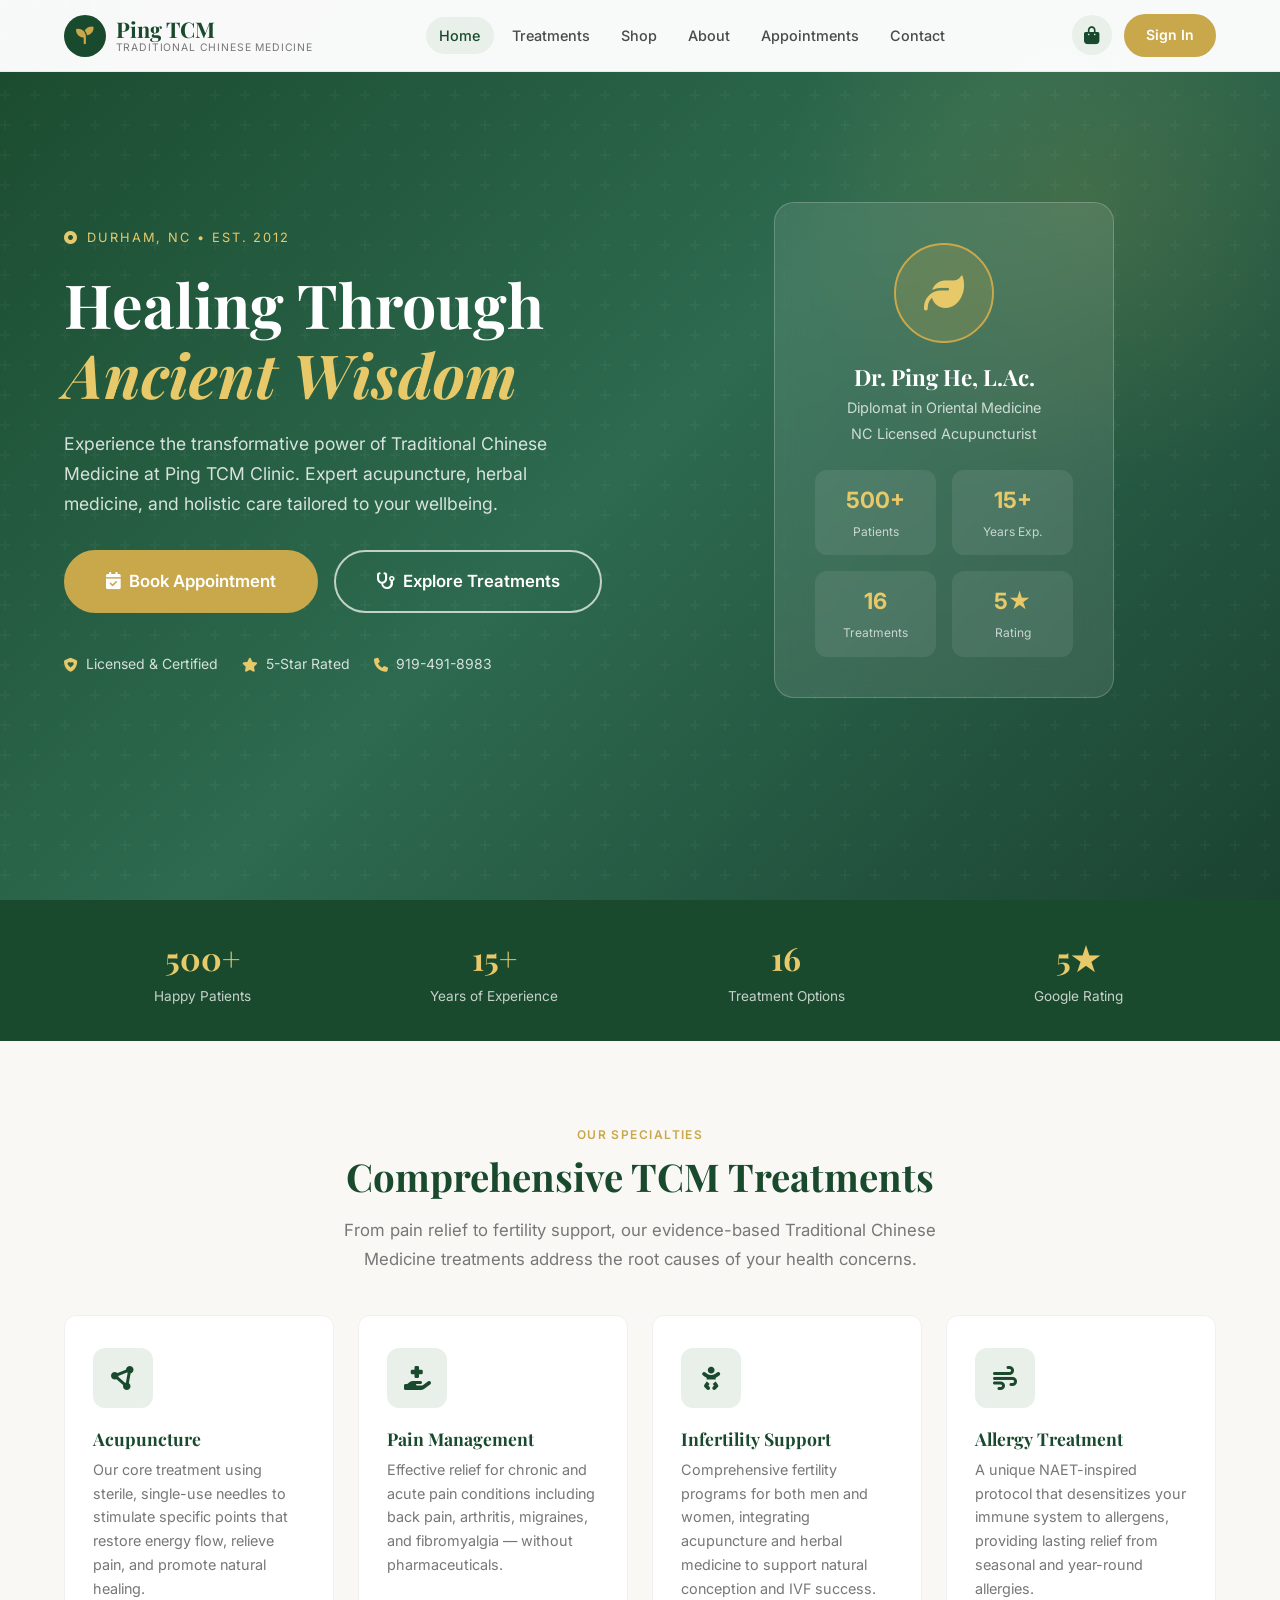
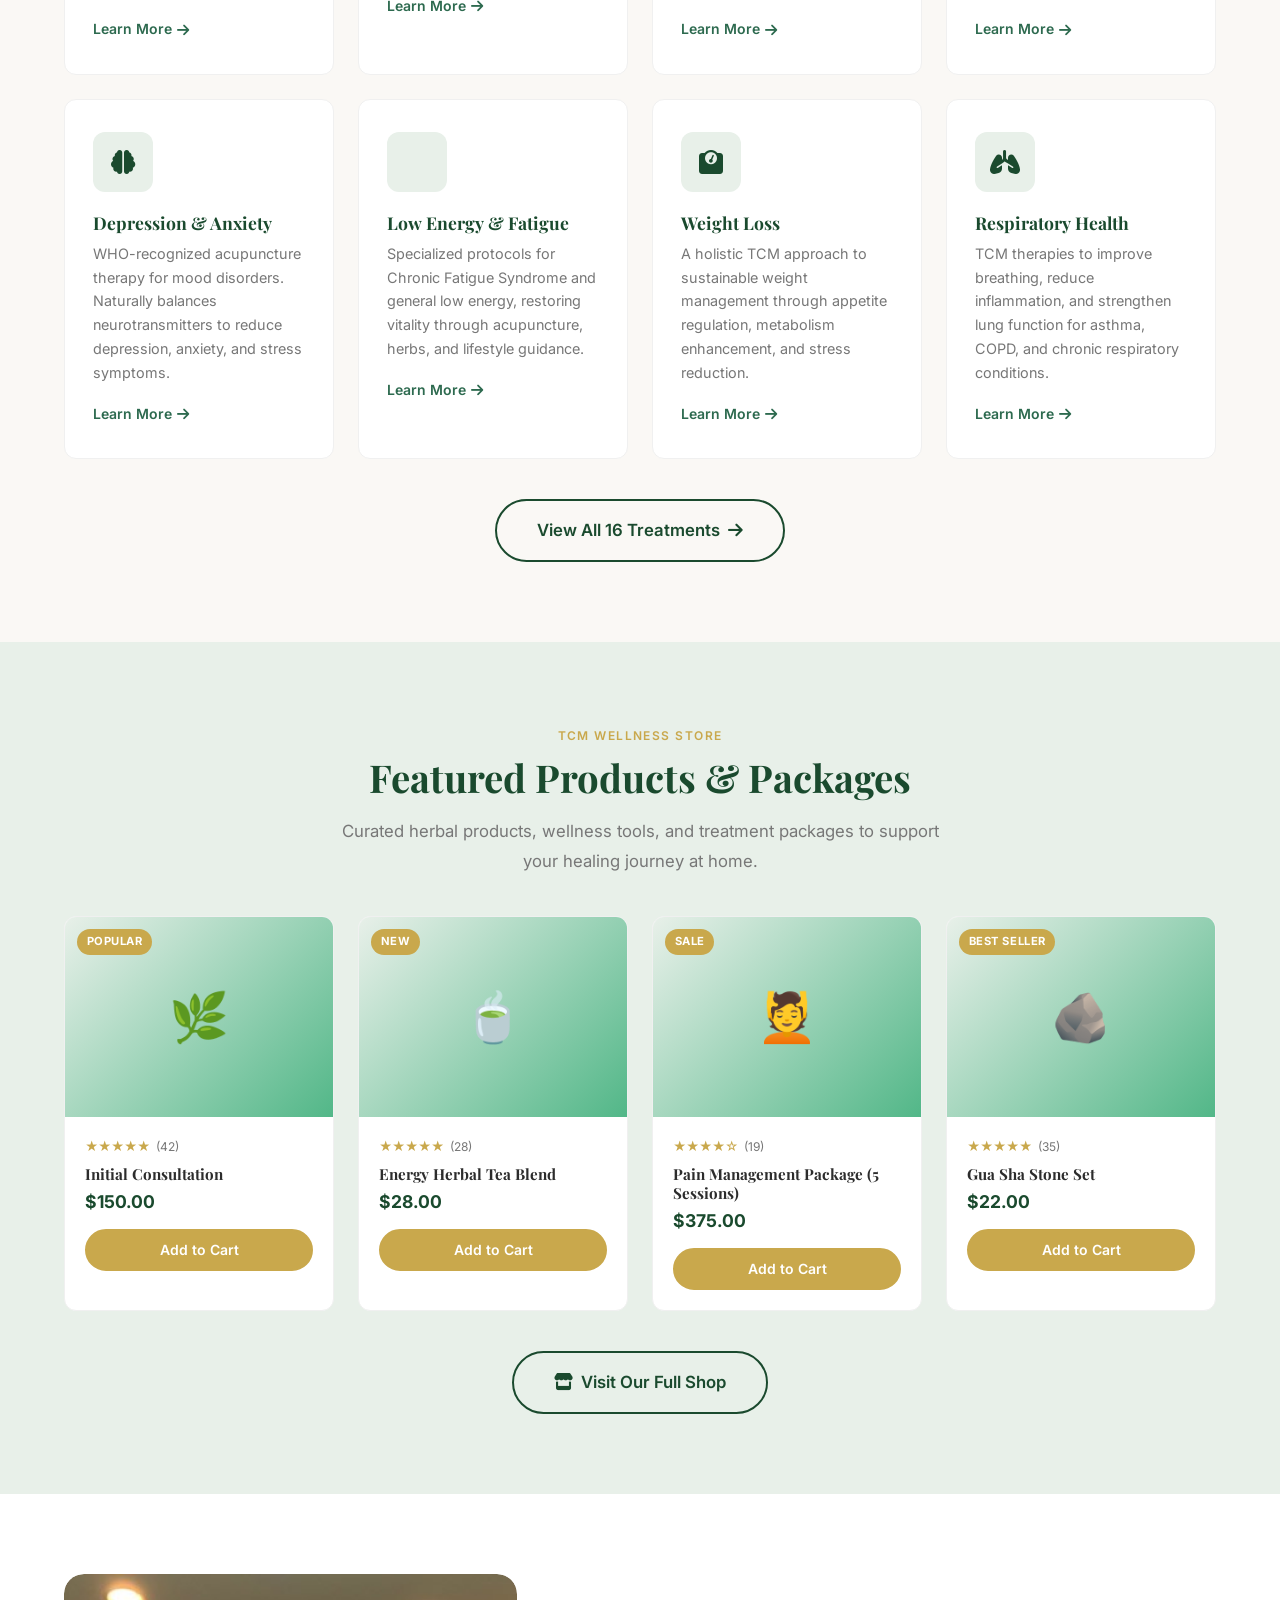
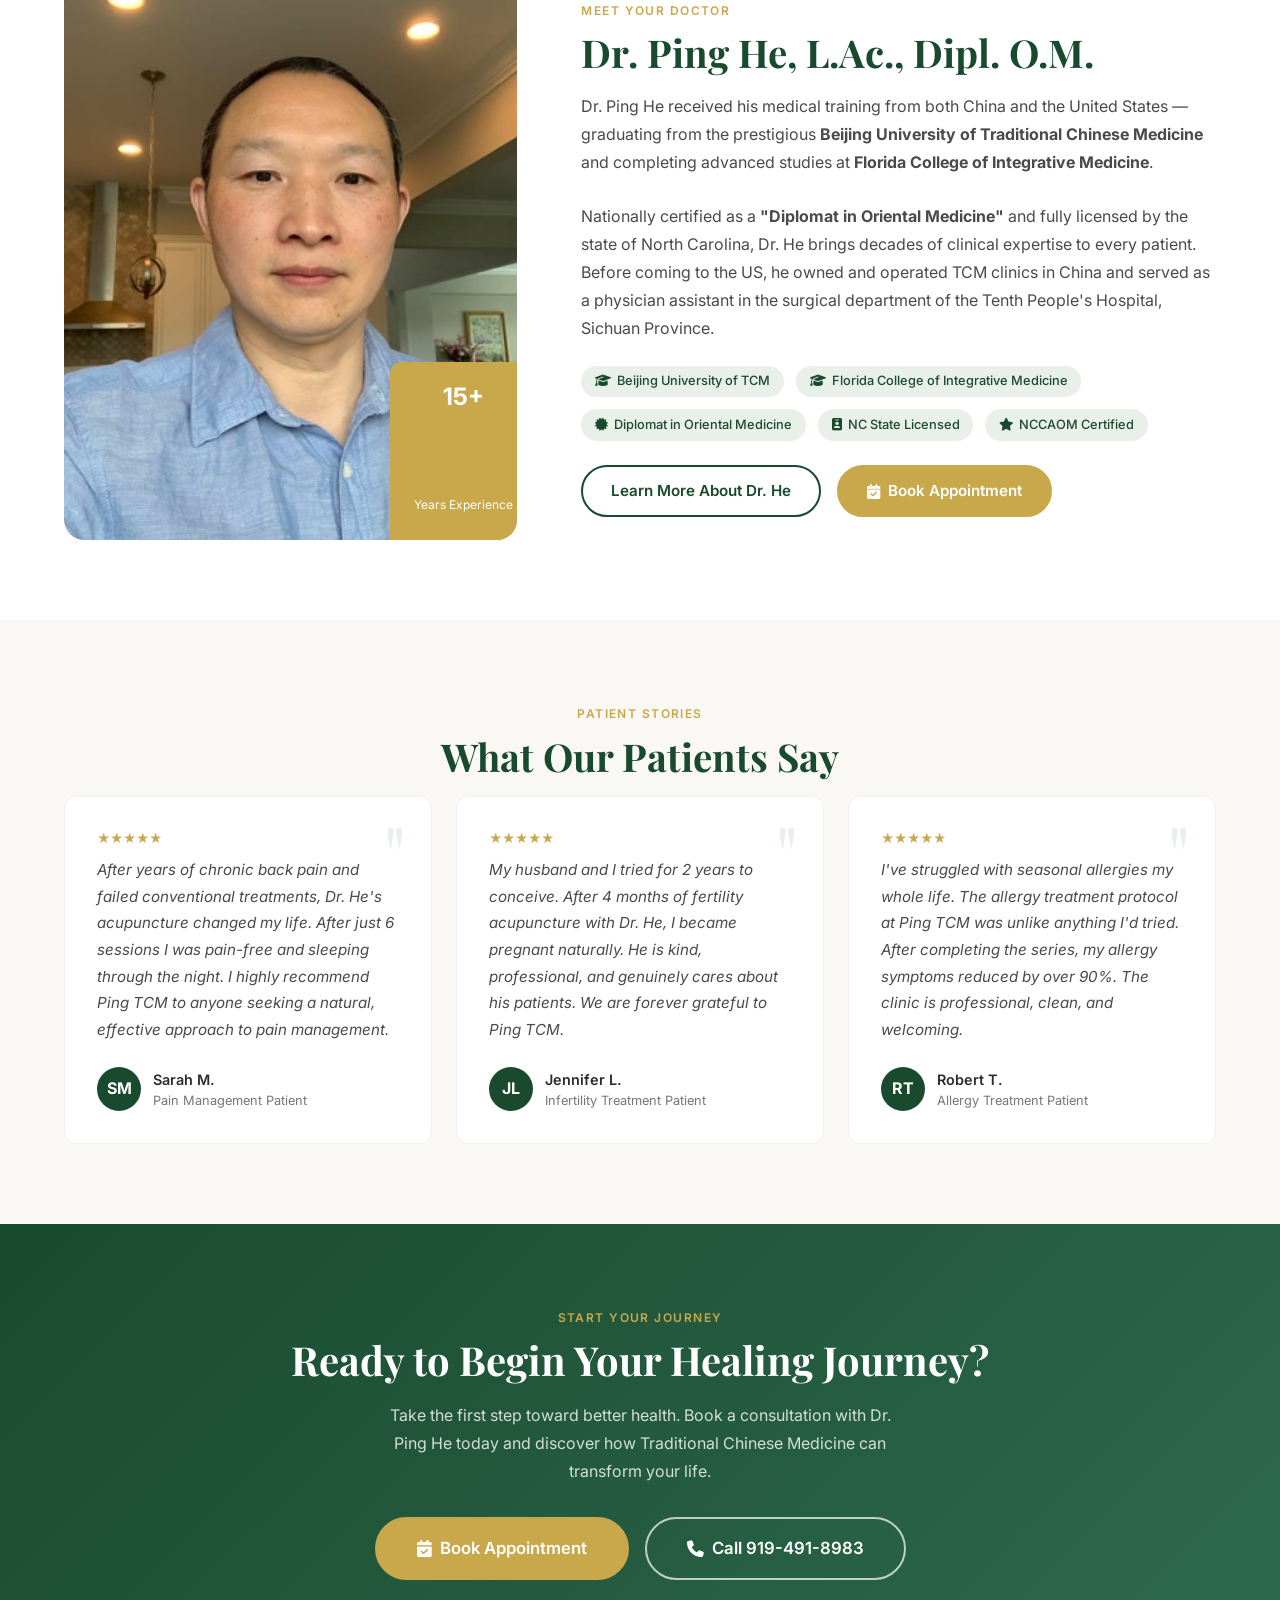
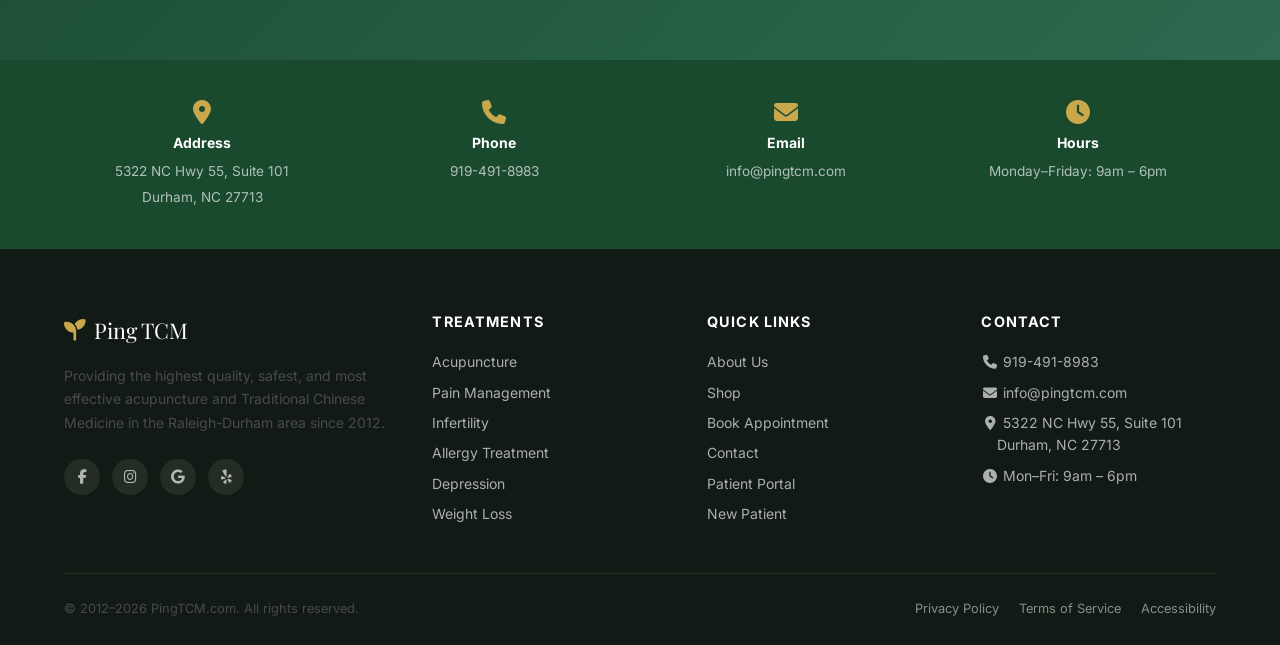
<file: index.html>
<!DOCTYPE html>
<html lang="en">
<head>
  <meta charset="UTF-8" />
  <meta name="viewport" content="width=device-width, initial-scale=1.0" />
  <meta name="description" content="Ping TCM – Acupuncture & Traditional Chinese Medicine Clinic in Durham, NC. Dr. Ping He provides expert acupuncture, herbal medicine, pain management, infertility treatment, and more." />
  <meta property="og:title" content="Ping TCM – Acupuncture & Traditional Chinese Medicine" />
  <meta property="og:description" content="Experience the healing power of Traditional Chinese Medicine in Durham, NC." />
  <meta property="og:type" content="website" />
  <meta property="og:url" content="https://pingtcm.com" />
  <title>Ping TCM – Acupuncture & Traditional Chinese Medicine | Durham, NC</title>
  <link rel="preconnect" href="https://fonts.googleapis.com" />
  <link rel="preconnect" href="https://fonts.gstatic.com" crossorigin />
  <link href="https://fonts.googleapis.com/css2?family=Playfair+Display:ital,wght@0,400;0,600;0,700;1,400&family=Inter:wght@300;400;500;600;700&display=swap" rel="stylesheet" />
  <link rel="stylesheet" href="https://cdnjs.cloudflare.com/ajax/libs/font-awesome/6.5.0/css/all.min.css" />
  <link rel="stylesheet" href="styles/main.css" />
</head>
<body>

<!-- Page Loader -->
<div class="page-loader" id="pageLoader">
  <div class="loader-logo">Ping <span>TCM</span></div>
  <div class="spinner"></div>
</div>

<!-- Notifications -->
<div class="notifications-container" id="notifications" aria-live="polite"></div>

<!-- Navigation -->
<nav class="navbar" id="navbar">
  <div class="nav-inner">
    <a href="index.html" class="nav-logo">
      <div class="logo-icon"><i class="fa-solid fa-seedling"></i></div>
      <span>Ping TCM<small>Traditional Chinese Medicine</small></span>
    </a>
    <div class="nav-links" id="navLinks">
      <a href="index.html" class="active">Home</a>
      <a href="pages/treatments.html">Treatments</a>
      <a href="pages/shop.html">Shop</a>
      <a href="pages/about.html">About</a>
      <a href="pages/appointments.html">Appointments</a>
      <a href="pages/contact.html">Contact</a>
    </div>
    <div class="nav-actions">
      <a href="pages/cart.html" class="cart-btn" id="cartBtn" aria-label="Shopping cart">
        <i class="fa-solid fa-bag-shopping"></i>
        <span class="cart-badge" id="cartBadge"></span>
      </a>
      <div id="authNav">
        <!-- Populated by auth.js -->
        <a href="pages/login.html" class="btn btn-primary btn-sm">Sign In</a>
      </div>
      <button class="hamburger" id="hamburger" aria-label="Toggle menu" aria-expanded="false">
        <span></span><span></span><span></span>
      </button>
    </div>
  </div>
</nav>

<!-- Hero -->
<section class="hero">
  <div class="hero-pattern"></div>
  <div class="hero-content">
    <div class="hero-text" data-animate>
      <span class="hero-eyebrow"><i class="fa-solid fa-circle-dot"></i> Durham, NC &bull; Est. 2012</span>
      <h1 class="hero-title">Healing Through <em>Ancient Wisdom</em></h1>
      <p class="hero-subtitle">Experience the transformative power of Traditional Chinese Medicine at Ping TCM Clinic. Expert acupuncture, herbal medicine, and holistic care tailored to your wellbeing.</p>
      <div class="hero-actions">
        <a href="pages/appointments.html" class="btn btn-primary btn-lg"><i class="fa-solid fa-calendar-check"></i> Book Appointment</a>
        <a href="pages/treatments.html" class="btn btn-outline-white btn-lg"><i class="fa-solid fa-stethoscope"></i> Explore Treatments</a>
      </div>
      <div class="hero-badges">
        <div class="hero-badge"><i class="fa-solid fa-shield-heart"></i> Licensed &amp; Certified</div>
        <div class="hero-badge"><i class="fa-solid fa-star"></i> 5-Star Rated</div>
        <div class="hero-badge"><i class="fa-solid fa-phone"></i> 919-491-8983</div>
      </div>
    </div>
    <div class="hero-visual">
      <div class="hero-card">
        <div class="clinic-logo-large"><i class="fa-solid fa-leaf"></i></div>
        <h3>Dr. Ping He, L.Ac.</h3>
        <p>Diplomat in Oriental Medicine<br>NC Licensed Acupuncturist</p>
        <div class="hero-stats-grid">
          <div class="hero-stat"><strong>500+</strong><span>Patients</span></div>
          <div class="hero-stat"><strong>15+</strong><span>Years Exp.</span></div>
          <div class="hero-stat"><strong>16</strong><span>Treatments</span></div>
          <div class="hero-stat"><strong>5★</strong><span>Rating</span></div>
        </div>
      </div>
    </div>
  </div>
</section>

<!-- Stats Bar -->
<div class="stats-bar">
  <div class="container">
    <div class="stats-grid">
      <div class="stat-item" data-animate><strong>500+</strong><span>Happy Patients</span></div>
      <div class="stat-item" data-animate><strong>15+</strong><span>Years of Experience</span></div>
      <div class="stat-item" data-animate><strong>16</strong><span>Treatment Options</span></div>
      <div class="stat-item" data-animate><strong>5★</strong><span>Google Rating</span></div>
    </div>
  </div>
</div>

<!-- Services Section -->
<section class="section services-section">
  <div class="container">
    <div class="text-center" data-animate>
      <span class="section-label">Our Specialties</span>
      <h2 class="section-title">Comprehensive TCM Treatments</h2>
      <p class="section-subtitle">From pain relief to fertility support, our evidence-based Traditional Chinese Medicine treatments address the root causes of your health concerns.</p>
    </div>
    <div class="services-grid">
      <div class="service-card" data-animate>
        <div class="service-icon"><i class="fa-solid fa-circle-nodes"></i></div>
        <h3>Acupuncture</h3>
        <p>Our core treatment using sterile, single-use needles to stimulate specific points that restore energy flow, relieve pain, and promote natural healing.</p>
        <a href="pages/treatments.html#acupuncture" class="service-link">Learn More <i class="fa-solid fa-arrow-right"></i></a>
      </div>
      <div class="service-card" data-animate>
        <div class="service-icon"><i class="fa-solid fa-hand-holding-medical"></i></div>
        <h3>Pain Management</h3>
        <p>Effective relief for chronic and acute pain conditions including back pain, arthritis, migraines, and fibromyalgia — without pharmaceuticals.</p>
        <a href="pages/treatments.html#pain" class="service-link">Learn More <i class="fa-solid fa-arrow-right"></i></a>
      </div>
      <div class="service-card" data-animate>
        <div class="service-icon"><i class="fa-solid fa-baby"></i></div>
        <h3>Infertility Support</h3>
        <p>Comprehensive fertility programs for both men and women, integrating acupuncture and herbal medicine to support natural conception and IVF success.</p>
        <a href="pages/treatments.html#infertility" class="service-link">Learn More <i class="fa-solid fa-arrow-right"></i></a>
      </div>
      <div class="service-card" data-animate>
        <div class="service-icon"><i class="fa-solid fa-wind"></i></div>
        <h3>Allergy Treatment</h3>
        <p>A unique NAET-inspired protocol that desensitizes your immune system to allergens, providing lasting relief from seasonal and year-round allergies.</p>
        <a href="pages/treatments.html#allergy" class="service-link">Learn More <i class="fa-solid fa-arrow-right"></i></a>
      </div>
      <div class="service-card" data-animate>
        <div class="service-icon"><i class="fa-solid fa-brain"></i></div>
        <h3>Depression &amp; Anxiety</h3>
        <p>WHO-recognized acupuncture therapy for mood disorders. Naturally balances neurotransmitters to reduce depression, anxiety, and stress symptoms.</p>
        <a href="pages/treatments.html#depression" class="service-link">Learn More <i class="fa-solid fa-arrow-right"></i></a>
      </div>
      <div class="service-card" data-animate>
        <div class="service-icon"><i class="fa-solid fa-battery-bolt"></i></div>
        <h3>Low Energy &amp; Fatigue</h3>
        <p>Specialized protocols for Chronic Fatigue Syndrome and general low energy, restoring vitality through acupuncture, herbs, and lifestyle guidance.</p>
        <a href="pages/treatments.html#energy" class="service-link">Learn More <i class="fa-solid fa-arrow-right"></i></a>
      </div>
      <div class="service-card" data-animate>
        <div class="service-icon"><i class="fa-solid fa-weight-scale"></i></div>
        <h3>Weight Loss</h3>
        <p>A holistic TCM approach to sustainable weight management through appetite regulation, metabolism enhancement, and stress reduction.</p>
        <a href="pages/treatments.html#weight" class="service-link">Learn More <i class="fa-solid fa-arrow-right"></i></a>
      </div>
      <div class="service-card" data-animate>
        <div class="service-icon"><i class="fa-solid fa-lungs"></i></div>
        <h3>Respiratory Health</h3>
        <p>TCM therapies to improve breathing, reduce inflammation, and strengthen lung function for asthma, COPD, and chronic respiratory conditions.</p>
        <a href="pages/treatments.html#respiratory" class="service-link">Learn More <i class="fa-solid fa-arrow-right"></i></a>
      </div>
    </div>
    <div class="text-center" style="margin-top:2.5rem;">
      <a href="pages/treatments.html" class="btn btn-secondary btn-lg">View All 16 Treatments <i class="fa-solid fa-arrow-right"></i></a>
    </div>
  </div>
</section>

<!-- Featured Products -->
<section class="section featured-products">
  <div class="container">
    <div class="text-center" data-animate>
      <span class="section-label">TCM Wellness Store</span>
      <h2 class="section-title">Featured Products &amp; Packages</h2>
      <p class="section-subtitle">Curated herbal products, wellness tools, and treatment packages to support your healing journey at home.</p>
    </div>
    <div class="products-preview-grid" id="featuredProducts">
      <div class="product-preview-card" data-animate>
        <div class="product-img">🌿<span class="product-badge">Popular</span></div>
        <div class="product-body">
          <div class="stars">★★★★★ <span>(42)</span></div>
          <h4>Initial Consultation</h4>
          <div class="price">$150.00</div>
          <a href="pages/shop.html" class="btn btn-primary btn-sm" style="width:100%;justify-content:center;">Add to Cart</a>
        </div>
      </div>
      <div class="product-preview-card" data-animate>
        <div class="product-img">🍵<span class="product-badge">New</span></div>
        <div class="product-body">
          <div class="stars">★★★★★ <span>(28)</span></div>
          <h4>Energy Herbal Tea Blend</h4>
          <div class="price">$28.00</div>
          <a href="pages/shop.html" class="btn btn-primary btn-sm" style="width:100%;justify-content:center;">Add to Cart</a>
        </div>
      </div>
      <div class="product-preview-card" data-animate>
        <div class="product-img">💆<span class="product-badge">Sale</span></div>
        <div class="product-body">
          <div class="stars">★★★★☆ <span>(19)</span></div>
          <h4>Pain Management Package (5 Sessions)</h4>
          <div class="price">$375.00</div>
          <a href="pages/shop.html" class="btn btn-primary btn-sm" style="width:100%;justify-content:center;">Add to Cart</a>
        </div>
      </div>
      <div class="product-preview-card" data-animate>
        <div class="product-img">🪨<span class="product-badge">Best Seller</span></div>
        <div class="product-body">
          <div class="stars">★★★★★ <span>(35)</span></div>
          <h4>Gua Sha Stone Set</h4>
          <div class="price">$22.00</div>
          <a href="pages/shop.html" class="btn btn-primary btn-sm" style="width:100%;justify-content:center;">Add to Cart</a>
        </div>
      </div>
    </div>
    <div class="text-center" style="margin-top:2.5rem;">
      <a href="pages/shop.html" class="btn btn-secondary btn-lg"><i class="fa-solid fa-store"></i> Visit Our Full Shop</a>
    </div>
  </div>
</section>

<!-- About Dr. Ping He -->
<section class="section about-section">
  <div class="container">
    <div class="about-grid">
      <div class="about-image-wrap" data-animate>
        <div class="doctor-img-placeholder" style="padding:0;overflow:hidden;background:none;">
          <img src="images/Dr.Ping-He-TCM.jpg"
               alt="Dr. Ping He – Licensed Acupuncturist, Ping TCM Durham NC"
               style="width:100%;height:100%;object-fit:cover;object-position:top center;border-radius:var(--radius-lg);" />
          <div class="doctor-badge">
            <strong>15+</strong><span>Years Experience</span>
          </div>
        </div>
      </div>
      <div class="about-content" data-animate>
        <span class="section-label">Meet Your Doctor</span>
        <h2 class="section-title">Dr. Ping He, L.Ac., Dipl. O.M.</h2>
        <p>Dr. Ping He received his medical training from both China and the United States — graduating from the prestigious <strong>Beijing University of Traditional Chinese Medicine</strong> and completing advanced studies at <strong>Florida College of Integrative Medicine</strong>.</p>
        <br />
        <p>Nationally certified as a <strong>"Diplomat in Oriental Medicine"</strong> and fully licensed by the state of North Carolina, Dr. He brings decades of clinical expertise to every patient. Before coming to the US, he owned and operated TCM clinics in China and served as a physician assistant in the surgical department of the Tenth People's Hospital, Sichuan Province.</p>
        <div class="credentials">
          <span class="credential-tag"><i class="fa-solid fa-graduation-cap"></i> Beijing University of TCM</span>
          <span class="credential-tag"><i class="fa-solid fa-graduation-cap"></i> Florida College of Integrative Medicine</span>
          <span class="credential-tag"><i class="fa-solid fa-certificate"></i> Diplomat in Oriental Medicine</span>
          <span class="credential-tag"><i class="fa-solid fa-id-badge"></i> NC State Licensed</span>
          <span class="credential-tag"><i class="fa-solid fa-star"></i> NCCAOM Certified</span>
        </div>
        <div style="display:flex;gap:1rem;flex-wrap:wrap;">
          <a href="pages/about.html" class="btn btn-secondary">Learn More About Dr. He</a>
          <a href="pages/appointments.html" class="btn btn-primary"><i class="fa-solid fa-calendar-check"></i> Book Appointment</a>
        </div>
      </div>
    </div>
  </div>
</section>

<!-- Testimonials -->
<section class="section testimonials-section">
  <div class="container">
    <div class="text-center" data-animate>
      <span class="section-label">Patient Stories</span>
      <h2 class="section-title">What Our Patients Say</h2>
    </div>
    <div class="testimonials-grid">
      <div class="testimonial-card" data-animate>
        <div class="stars">★★★★★</div>
        <p class="testimonial-text">After years of chronic back pain and failed conventional treatments, Dr. He's acupuncture changed my life. After just 6 sessions I was pain-free and sleeping through the night. I highly recommend Ping TCM to anyone seeking a natural, effective approach to pain management.</p>
        <div class="testimonial-author">
          <div class="author-avatar">SM</div>
          <div><div class="author-name">Sarah M.</div><div class="author-label">Pain Management Patient</div></div>
        </div>
      </div>
      <div class="testimonial-card" data-animate>
        <div class="stars">★★★★★</div>
        <p class="testimonial-text">My husband and I tried for 2 years to conceive. After 4 months of fertility acupuncture with Dr. He, I became pregnant naturally. He is kind, professional, and genuinely cares about his patients. We are forever grateful to Ping TCM.</p>
        <div class="testimonial-author">
          <div class="author-avatar">JL</div>
          <div><div class="author-name">Jennifer L.</div><div class="author-label">Infertility Treatment Patient</div></div>
        </div>
      </div>
      <div class="testimonial-card" data-animate>
        <div class="stars">★★★★★</div>
        <p class="testimonial-text">I've struggled with seasonal allergies my whole life. The allergy treatment protocol at Ping TCM was unlike anything I'd tried. After completing the series, my allergy symptoms reduced by over 90%. The clinic is professional, clean, and welcoming.</p>
        <div class="testimonial-author">
          <div class="author-avatar">RT</div>
          <div><div class="author-name">Robert T.</div><div class="author-label">Allergy Treatment Patient</div></div>
        </div>
      </div>
    </div>
  </div>
</section>

<!-- CTA Section -->
<section class="cta-section">
  <div class="container">
    <span class="section-label">Start Your Journey</span>
    <h2>Ready to Begin Your Healing Journey?</h2>
    <p>Take the first step toward better health. Book a consultation with Dr. Ping He today and discover how Traditional Chinese Medicine can transform your life.</p>
    <div class="cta-actions">
      <a href="pages/appointments.html" class="btn btn-primary btn-lg"><i class="fa-solid fa-calendar-check"></i> Book Appointment</a>
      <a href="pages/contact.html" class="btn btn-outline-white btn-lg"><i class="fa-solid fa-phone"></i> Call 919-491-8983</a>
    </div>
  </div>
</section>

<!-- Contact Strip -->
<div class="contact-strip">
  <div class="container">
    <div class="contact-strip-grid">
      <div class="contact-strip-item">
        <i class="fa-solid fa-location-dot"></i>
        <strong>Address</strong>
        <span>5322 NC Hwy 55, Suite 101<br>Durham, NC 27713</span>
      </div>
      <div class="contact-strip-item">
        <i class="fa-solid fa-phone"></i>
        <strong>Phone</strong>
        <span><a href="tel:9194918983" style="color:inherit">919-491-8983</a></span>
      </div>
      <div class="contact-strip-item">
        <i class="fa-solid fa-envelope"></i>
        <strong>Email</strong>
        <span><a href="mailto:info@pingtcm.com" style="color:inherit">info@pingtcm.com</a></span>
      </div>
      <div class="contact-strip-item">
        <i class="fa-solid fa-clock"></i>
        <strong>Hours</strong>
        <span>Monday–Friday: 9am – 6pm</span>
      </div>
    </div>
  </div>
</div>

<!-- Footer -->
<footer class="footer">
  <div class="container">
    <div class="footer-grid">
      <div class="footer-brand">
        <div class="footer-logo"><i class="fa-solid fa-seedling" style="color:var(--gold)"></i> Ping TCM</div>
        <p>Providing the highest quality, safest, and most effective acupuncture and Traditional Chinese Medicine in the Raleigh-Durham area since 2012.</p>
        <div class="social-links">
          <a href="#" class="social-link" aria-label="Facebook"><i class="fa-brands fa-facebook-f"></i></a>
          <a href="#" class="social-link" aria-label="Instagram"><i class="fa-brands fa-instagram"></i></a>
          <a href="#" class="social-link" aria-label="Google"><i class="fa-brands fa-google"></i></a>
          <a href="#" class="social-link" aria-label="Yelp"><i class="fa-brands fa-yelp"></i></a>
        </div>
      </div>
      <div class="footer-col">
        <h4>Treatments</h4>
        <div class="footer-links">
          <a href="pages/treatments.html">Acupuncture</a>
          <a href="pages/treatments.html">Pain Management</a>
          <a href="pages/treatments.html">Infertility</a>
          <a href="pages/treatments.html">Allergy Treatment</a>
          <a href="pages/treatments.html">Depression</a>
          <a href="pages/treatments.html">Weight Loss</a>
        </div>
      </div>
      <div class="footer-col">
        <h4>Quick Links</h4>
        <div class="footer-links">
          <a href="pages/about.html">About Us</a>
          <a href="pages/shop.html">Shop</a>
          <a href="pages/appointments.html">Book Appointment</a>
          <a href="pages/contact.html">Contact</a>
          <a href="pages/login.html">Patient Portal</a>
          <a href="pages/register.html">New Patient</a>
        </div>
      </div>
      <div class="footer-col">
        <h4>Contact</h4>
        <div class="footer-links">
          <a href="tel:9194918983"><i class="fa-solid fa-phone fa-fw"></i> 919-491-8983</a>
          <a href="mailto:info@pingtcm.com"><i class="fa-solid fa-envelope fa-fw"></i> info@pingtcm.com</a>
          <a href="#"><i class="fa-solid fa-location-dot fa-fw"></i> 5322 NC Hwy 55, Suite 101<br>&nbsp;&nbsp;&nbsp;&nbsp;Durham, NC 27713</a>
          <a href="#"><i class="fa-solid fa-clock fa-fw"></i> Mon–Fri: 9am – 6pm</a>
        </div>
      </div>
    </div>
    <div class="footer-bottom">
      <p>&copy; 2012–2026 PingTCM.com. All rights reserved.</p>
      <div class="footer-bottom-links">
        <a href="#">Privacy Policy</a>
        <a href="#">Terms of Service</a>
        <a href="#">Accessibility</a>
      </div>
    </div>
  </div>
</footer>

<script src="js/app.js"></script>
<script src="js/auth.js"></script>
<script src="js/nav.js"></script>
<script src="js/shop.js"></script>
</body>
</html>
</file>
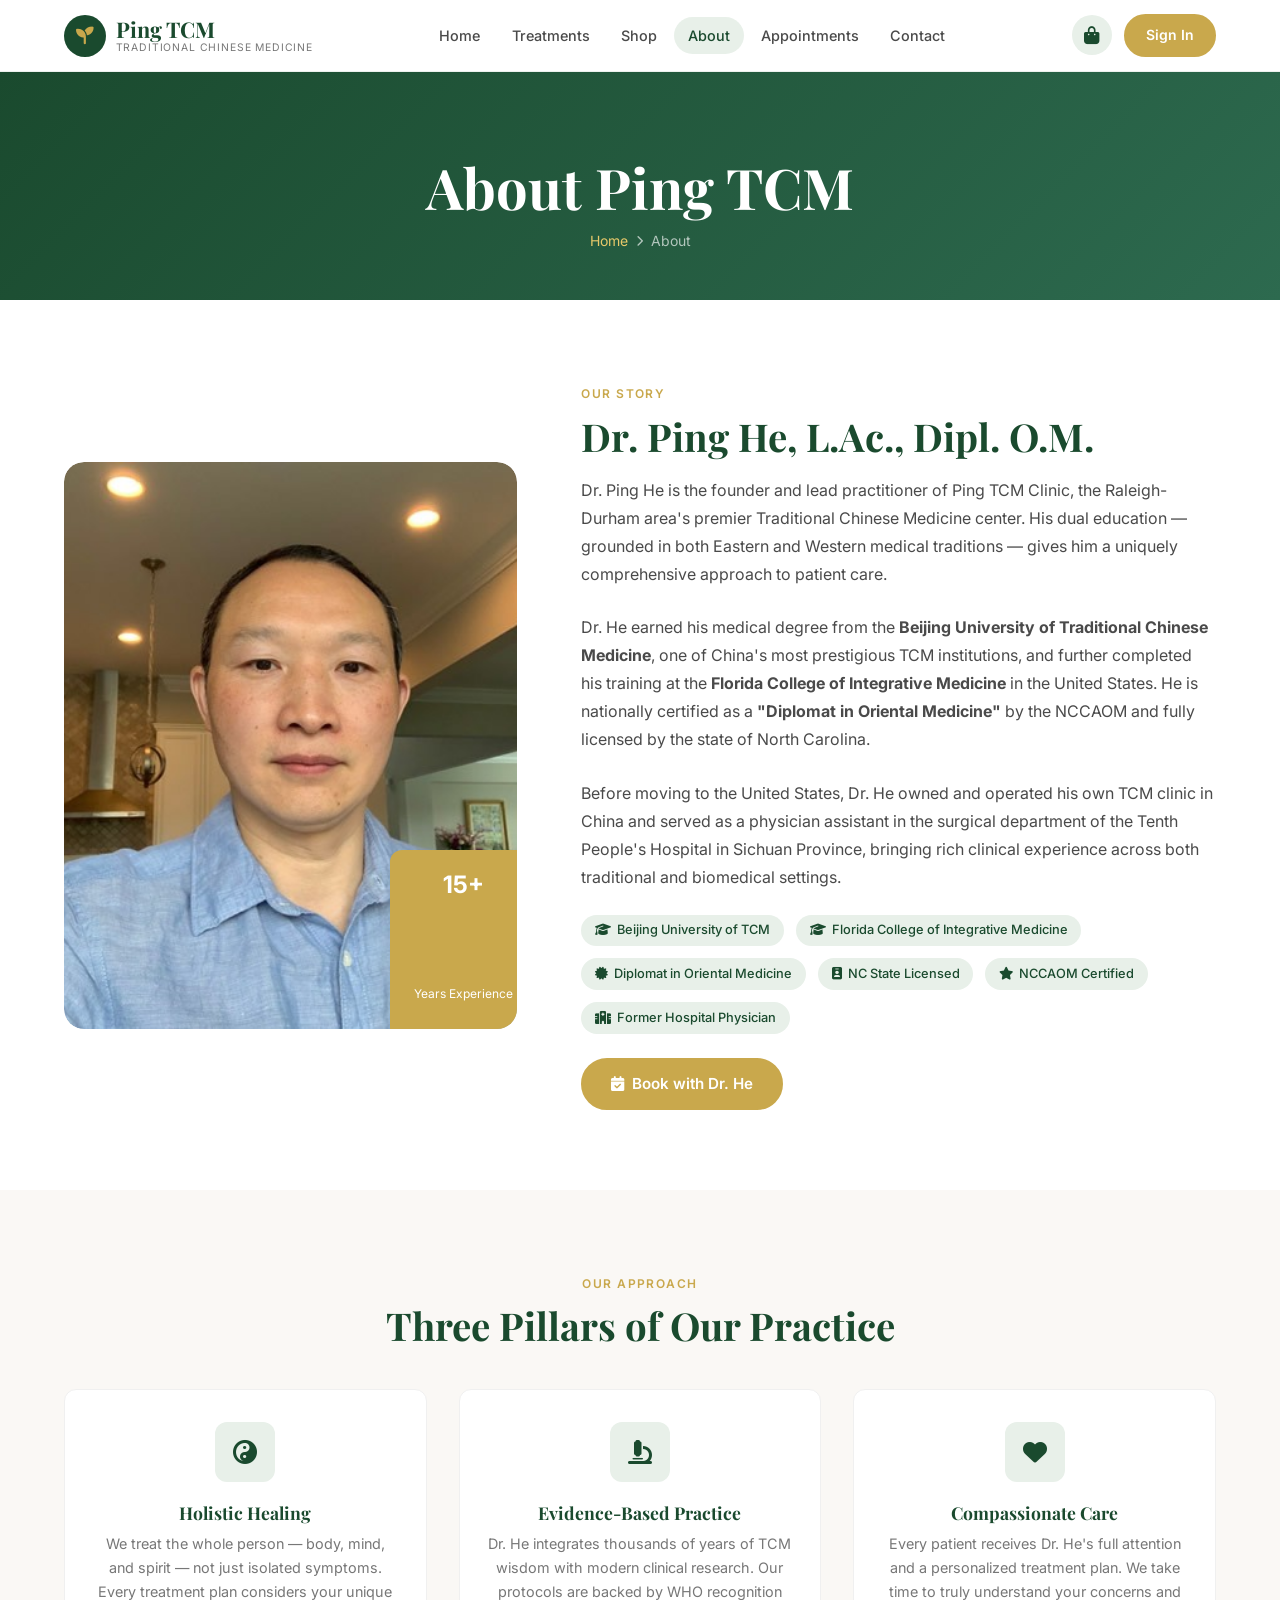
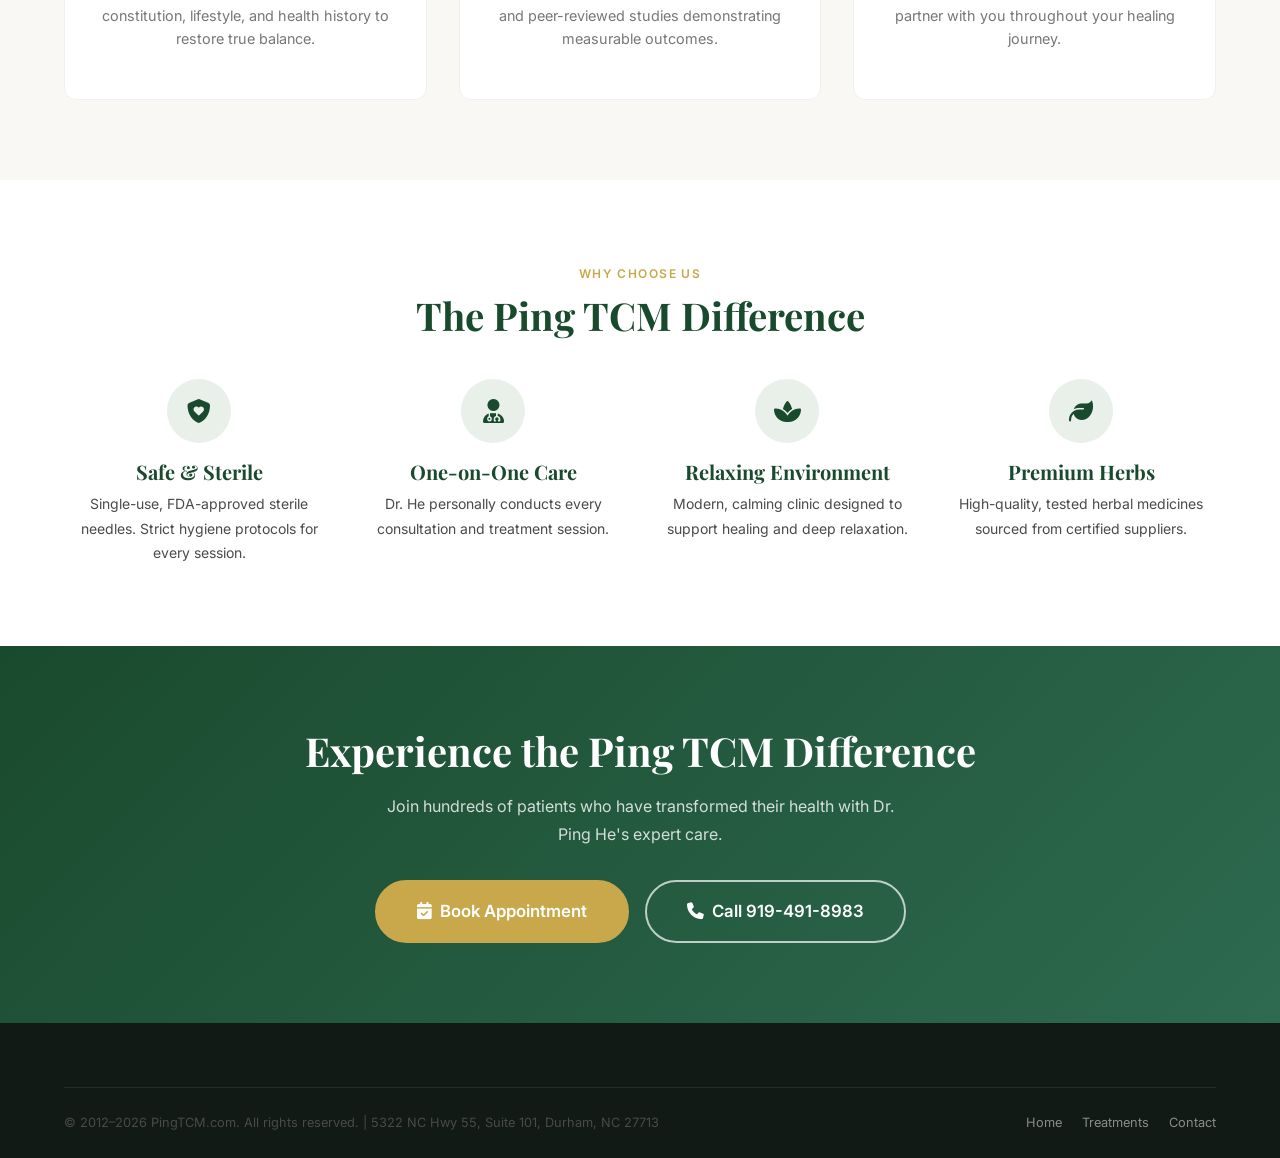
<file: about.html>
<!DOCTYPE html>
<html lang="en">
<head>
  <meta charset="UTF-8" />
  <meta name="viewport" content="width=device-width, initial-scale=1.0" />
  <title>About Us – Ping TCM</title>
  <link rel="preconnect" href="https://fonts.googleapis.com" />
  <link rel="preconnect" href="https://fonts.gstatic.com" crossorigin />
  <link href="https://fonts.googleapis.com/css2?family=Playfair+Display:ital,wght@0,400;0,600;0,700;1,400&family=Inter:wght@300;400;500;600;700&display=swap" rel="stylesheet" />
  <link rel="stylesheet" href="https://cdnjs.cloudflare.com/ajax/libs/font-awesome/6.5.0/css/all.min.css" />
  <link rel="stylesheet" href="../styles/main.css" />
</head>
<body>
<div class="notifications-container" id="notifications" aria-live="polite"></div>
<nav class="navbar" id="navbar">
  <div class="nav-inner">
    <a href="../index.html" class="nav-logo"><div class="logo-icon"><i class="fa-solid fa-seedling"></i></div><span>Ping TCM<small>Traditional Chinese Medicine</small></span></a>
    <div class="nav-links" id="navLinks">
      <a href="../index.html">Home</a><a href="treatments.html">Treatments</a>
      <a href="shop.html">Shop</a><a href="about.html" class="active">About</a>
      <a href="appointments.html">Appointments</a><a href="contact.html">Contact</a>
    </div>
    <div class="nav-actions">
      <a href="cart.html" class="cart-btn" id="cartBtn"><i class="fa-solid fa-bag-shopping"></i><span class="cart-badge" id="cartBadge"></span></a>
      <div id="authNav"><a href="login.html" class="btn btn-primary btn-sm">Sign In</a></div>
      <button class="hamburger" id="hamburger" aria-label="Toggle menu" aria-expanded="false"><span></span><span></span><span></span></button>
    </div>
  </div>
</nav>

<div class="page-top">
  <div class="page-hero">
    <div class="container">
      <h1>About Ping TCM</h1>
      <div class="breadcrumb"><a href="../index.html">Home</a><i class="fa-solid fa-chevron-right"></i><span>About</span></div>
    </div>
  </div>
</div>

<!-- Our Story -->
<section class="section" style="background:var(--white)">
  <div class="container">
    <div class="about-grid">
      <div class="about-image-wrap" data-animate>
        <div class="doctor-img-placeholder" style="padding:0;overflow:hidden;background:none;">
          <img src="../images/Dr.Ping-He-TCM.jpg"
               alt="Dr. Ping He – Licensed Acupuncturist, Ping TCM Durham NC"
               style="width:100%;height:100%;object-fit:cover;object-position:top center;border-radius:var(--radius-lg);" />
          <div class="doctor-badge"><strong>15+</strong><span>Years Experience</span></div>
        </div>
      </div>
      <div class="about-content" data-animate>
        <span class="section-label">Our Story</span>
        <h2 class="section-title">Dr. Ping He, L.Ac., Dipl. O.M.</h2>
        <p>Dr. Ping He is the founder and lead practitioner of Ping TCM Clinic, the Raleigh-Durham area's premier Traditional Chinese Medicine center. His dual education — grounded in both Eastern and Western medical traditions — gives him a uniquely comprehensive approach to patient care.</p>
        <br />
        <p>Dr. He earned his medical degree from the <strong>Beijing University of Traditional Chinese Medicine</strong>, one of China's most prestigious TCM institutions, and further completed his training at the <strong>Florida College of Integrative Medicine</strong> in the United States. He is nationally certified as a <strong>"Diplomat in Oriental Medicine"</strong> by the NCCAOM and fully licensed by the state of North Carolina.</p>
        <br />
        <p>Before moving to the United States, Dr. He owned and operated his own TCM clinic in China and served as a physician assistant in the surgical department of the Tenth People's Hospital in Sichuan Province, bringing rich clinical experience across both traditional and biomedical settings.</p>
        <div class="credentials">
          <span class="credential-tag"><i class="fa-solid fa-graduation-cap"></i> Beijing University of TCM</span>
          <span class="credential-tag"><i class="fa-solid fa-graduation-cap"></i> Florida College of Integrative Medicine</span>
          <span class="credential-tag"><i class="fa-solid fa-certificate"></i> Diplomat in Oriental Medicine</span>
          <span class="credential-tag"><i class="fa-solid fa-id-badge"></i> NC State Licensed</span>
          <span class="credential-tag"><i class="fa-solid fa-star"></i> NCCAOM Certified</span>
          <span class="credential-tag"><i class="fa-solid fa-hospital"></i> Former Hospital Physician</span>
        </div>
        <a href="appointments.html" class="btn btn-primary"><i class="fa-solid fa-calendar-check"></i> Book with Dr. He</a>
      </div>
    </div>
  </div>
</section>

<!-- Philosophy -->
<section class="section" style="background:var(--off-white)">
  <div class="container">
    <div class="text-center" data-animate>
      <span class="section-label">Our Approach</span>
      <h2 class="section-title">Three Pillars of Our Practice</h2>
    </div>
    <div class="grid-3" style="margin-top:2.5rem;">
      <div class="service-card text-center" data-animate>
        <div class="service-icon" style="margin:0 auto 1.25rem;"><i class="fa-solid fa-yin-yang"></i></div>
        <h3>Holistic Healing</h3>
        <p>We treat the whole person — body, mind, and spirit — not just isolated symptoms. Every treatment plan considers your unique constitution, lifestyle, and health history to restore true balance.</p>
      </div>
      <div class="service-card text-center" data-animate>
        <div class="service-icon" style="margin:0 auto 1.25rem;"><i class="fa-solid fa-microscope"></i></div>
        <h3>Evidence-Based Practice</h3>
        <p>Dr. He integrates thousands of years of TCM wisdom with modern clinical research. Our protocols are backed by WHO recognition and peer-reviewed studies demonstrating measurable outcomes.</p>
      </div>
      <div class="service-card text-center" data-animate>
        <div class="service-icon" style="margin:0 auto 1.25rem;"><i class="fa-solid fa-heart"></i></div>
        <h3>Compassionate Care</h3>
        <p>Every patient receives Dr. He's full attention and a personalized treatment plan. We take time to truly understand your concerns and partner with you throughout your healing journey.</p>
      </div>
    </div>
  </div>
</section>

<!-- Clinic Features -->
<section class="section" style="background:var(--white)">
  <div class="container">
    <div class="text-center" data-animate>
      <span class="section-label">Why Choose Us</span>
      <h2 class="section-title">The Ping TCM Difference</h2>
    </div>
    <div class="grid-4" style="margin-top:2.5rem;">
      <div class="text-center" data-animate>
        <div style="width:64px;height:64px;border-radius:50%;background:var(--green-pale);display:flex;align-items:center;justify-content:center;margin:0 auto 1rem;font-size:1.5rem;color:var(--green-dark)">
          <i class="fa-solid fa-shield-heart"></i>
        </div>
        <h4 style="color:var(--green-dark);margin-bottom:.5rem;">Safe &amp; Sterile</h4>
        <p style="font-size:.875rem;">Single-use, FDA-approved sterile needles. Strict hygiene protocols for every session.</p>
      </div>
      <div class="text-center" data-animate>
        <div style="width:64px;height:64px;border-radius:50%;background:var(--green-pale);display:flex;align-items:center;justify-content:center;margin:0 auto 1rem;font-size:1.5rem;color:var(--green-dark)">
          <i class="fa-solid fa-user-doctor"></i>
        </div>
        <h4 style="color:var(--green-dark);margin-bottom:.5rem;">One-on-One Care</h4>
        <p style="font-size:.875rem;">Dr. He personally conducts every consultation and treatment session.</p>
      </div>
      <div class="text-center" data-animate>
        <div style="width:64px;height:64px;border-radius:50%;background:var(--green-pale);display:flex;align-items:center;justify-content:center;margin:0 auto 1rem;font-size:1.5rem;color:var(--green-dark)">
          <i class="fa-solid fa-spa"></i>
        </div>
        <h4 style="color:var(--green-dark);margin-bottom:.5rem;">Relaxing Environment</h4>
        <p style="font-size:.875rem;">Modern, calming clinic designed to support healing and deep relaxation.</p>
      </div>
      <div class="text-center" data-animate>
        <div style="width:64px;height:64px;border-radius:50%;background:var(--green-pale);display:flex;align-items:center;justify-content:center;margin:0 auto 1rem;font-size:1.5rem;color:var(--green-dark)">
          <i class="fa-solid fa-leaf"></i>
        </div>
        <h4 style="color:var(--green-dark);margin-bottom:.5rem;">Premium Herbs</h4>
        <p style="font-size:.875rem;">High-quality, tested herbal medicines sourced from certified suppliers.</p>
      </div>
    </div>
  </div>
</section>

<section class="cta-section">
  <div class="container">
    <h2>Experience the Ping TCM Difference</h2>
    <p>Join hundreds of patients who have transformed their health with Dr. Ping He's expert care.</p>
    <div class="cta-actions">
      <a href="appointments.html" class="btn btn-primary btn-lg"><i class="fa-solid fa-calendar-check"></i> Book Appointment</a>
      <a href="contact.html" class="btn btn-outline-white btn-lg"><i class="fa-solid fa-phone"></i> Call 919-491-8983</a>
    </div>
  </div>
</section>

<footer class="footer">
  <div class="container">
    <div class="footer-bottom" style="padding-top:1.5rem;">
      <p>&copy; 2012–2026 PingTCM.com. All rights reserved. | 5322 NC Hwy 55, Suite 101, Durham, NC 27713</p>
      <div class="footer-bottom-links"><a href="../index.html">Home</a><a href="treatments.html">Treatments</a><a href="contact.html">Contact</a></div>
    </div>
  </div>
</footer>

<script src="../js/app.js"></script>
<script src="../js/auth.js"></script>
<script src="../js/nav.js"></script>
</body>
</html>
</file>
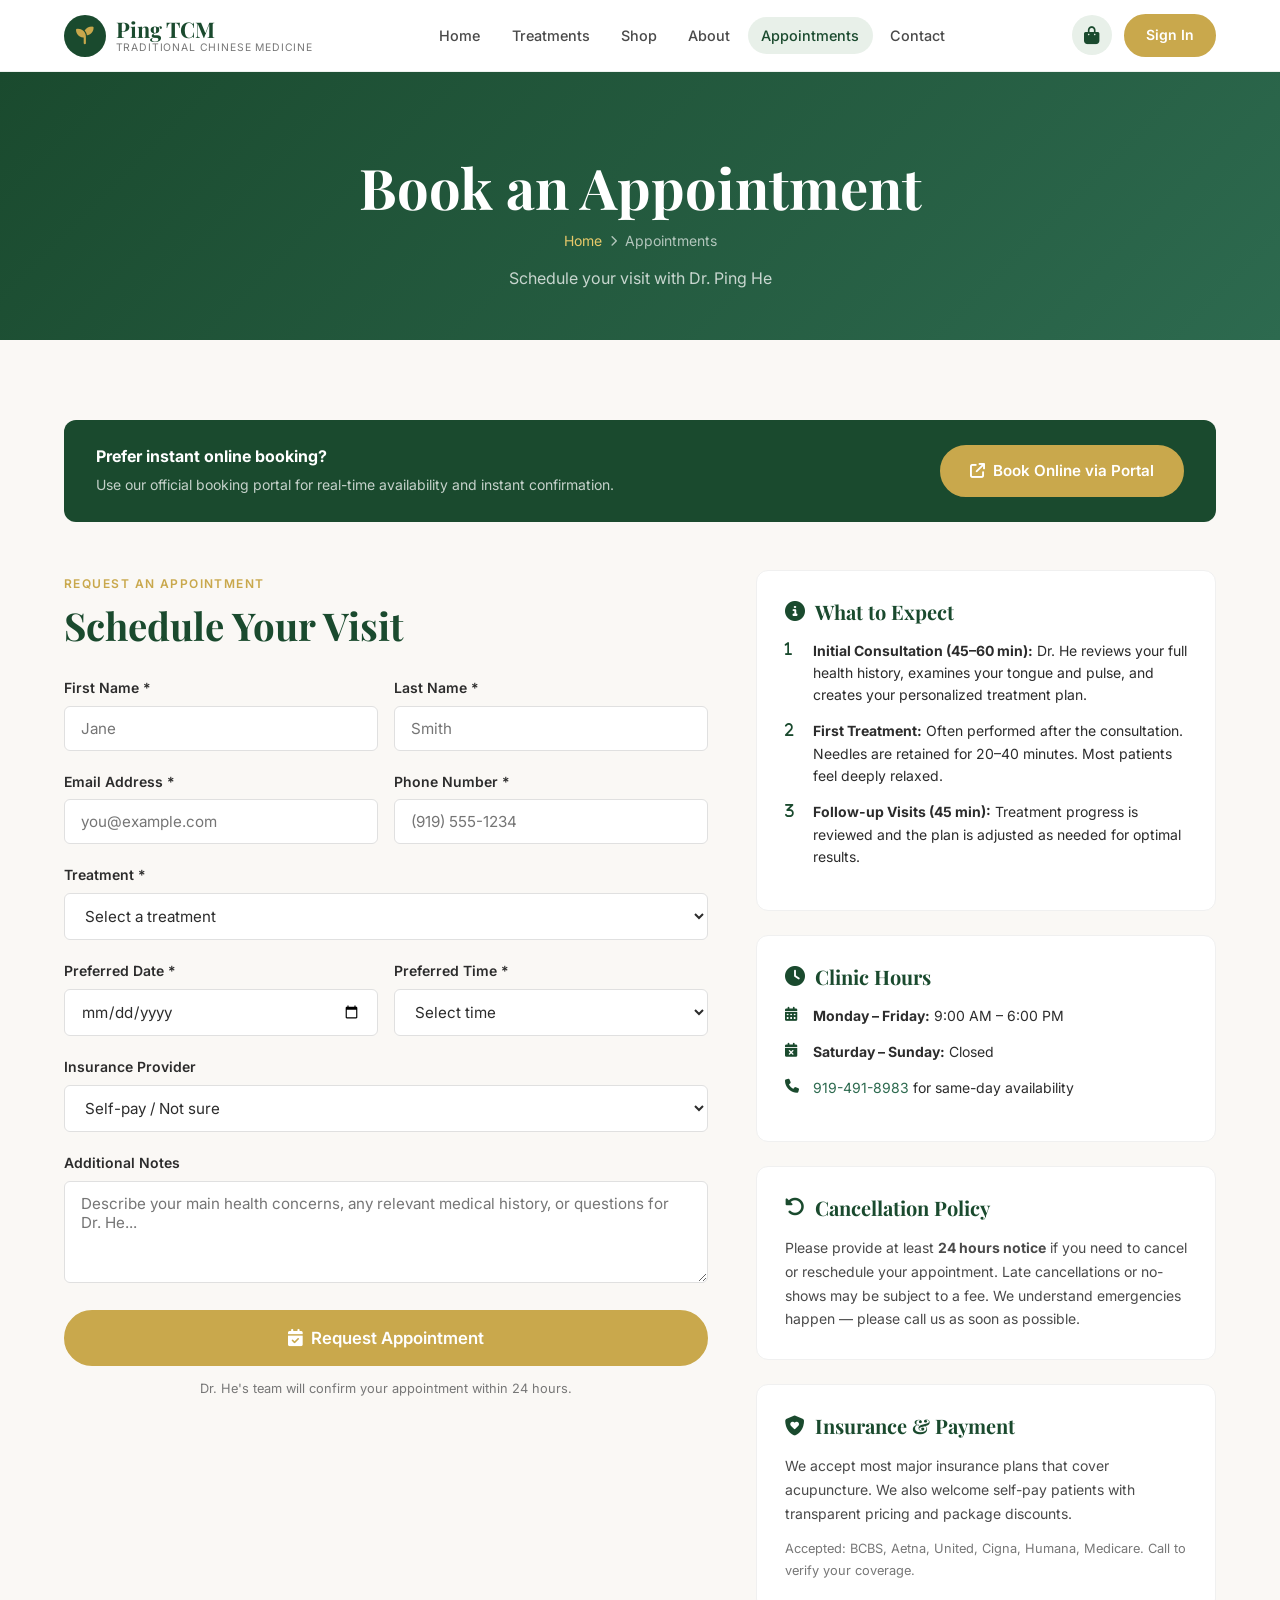
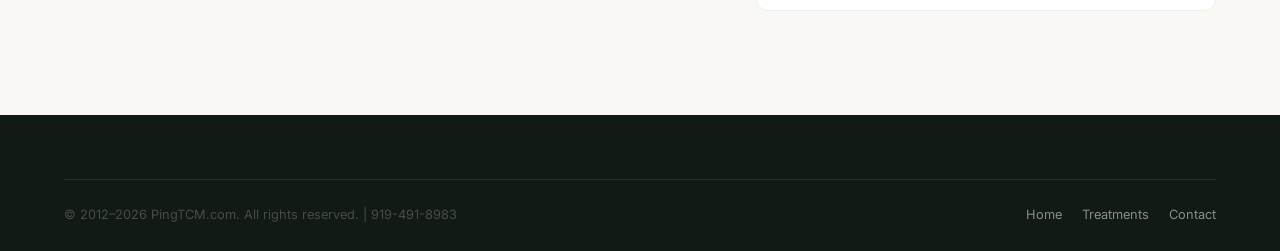
<file: appointments.html>
<!DOCTYPE html>
<html lang="en">
<head>
  <meta charset="UTF-8" />
  <meta name="viewport" content="width=device-width, initial-scale=1.0" />
  <title>Book an Appointment – Ping TCM</title>
  <link rel="preconnect" href="https://fonts.googleapis.com" />
  <link rel="preconnect" href="https://fonts.gstatic.com" crossorigin />
  <link href="https://fonts.googleapis.com/css2?family=Playfair+Display:ital,wght@0,400;0,600;0,700;1,400&family=Inter:wght@300;400;500;600;700&display=swap" rel="stylesheet" />
  <link rel="stylesheet" href="https://cdnjs.cloudflare.com/ajax/libs/font-awesome/6.5.0/css/all.min.css" />
  <link rel="stylesheet" href="../styles/main.css" />
  <style>
    .appt-grid { display: grid; grid-template-columns: 1.4fr 1fr; gap: 3rem; align-items: start; }
    .info-card { background: var(--white); border-radius: var(--radius-md); border: 1px solid var(--grey-100); padding: 1.75rem; margin-bottom: 1.5rem; }
    .info-card h4 { color: var(--green-dark); margin-bottom: 1rem; display: flex; align-items: center; gap: .6rem; }
    .info-row { display: flex; align-items: flex-start; gap: .75rem; margin-bottom: .85rem; font-size: .875rem; }
    .info-row i { color: var(--green-dark); width: 16px; margin-top: .15rem; flex-shrink: 0; }
    .confirm-modal { display: none; position: fixed; inset: 0; background: rgba(0,0,0,.5); z-index: 1000; align-items: center; justify-content: center; padding: 1rem; }
    .confirm-modal.open { display: flex; }
    .confirm-card { background: var(--white); border-radius: var(--radius-lg); padding: 2.5rem; max-width: 480px; width: 100%; text-align: center; }
    .confirm-card .confirm-icon { font-size: 3.5rem; color: var(--success); margin-bottom: 1rem; }
    @media (max-width: 768px) { .appt-grid { grid-template-columns: 1fr; } }
  </style>
</head>
<body>
<div class="notifications-container" id="notifications" aria-live="polite"></div>
<nav class="navbar" id="navbar">
  <div class="nav-inner">
    <a href="../index.html" class="nav-logo"><div class="logo-icon"><i class="fa-solid fa-seedling"></i></div><span>Ping TCM<small>Traditional Chinese Medicine</small></span></a>
    <div class="nav-links" id="navLinks">
      <a href="../index.html">Home</a><a href="treatments.html">Treatments</a>
      <a href="shop.html">Shop</a><a href="about.html">About</a>
      <a href="appointments.html" class="active">Appointments</a><a href="contact.html">Contact</a>
    </div>
    <div class="nav-actions">
      <a href="cart.html" class="cart-btn" id="cartBtn"><i class="fa-solid fa-bag-shopping"></i><span class="cart-badge" id="cartBadge"></span></a>
      <div id="authNav"><a href="login.html" class="btn btn-primary btn-sm">Sign In</a></div>
      <button class="hamburger" id="hamburger" aria-label="Toggle menu" aria-expanded="false"><span></span><span></span><span></span></button>
    </div>
  </div>
</nav>

<div class="page-top">
  <div class="page-hero">
    <div class="container">
      <h1>Book an Appointment</h1>
      <div class="breadcrumb"><a href="../index.html">Home</a><i class="fa-solid fa-chevron-right"></i><span>Appointments</span></div>
      <p style="color:rgba(255,255,255,.75);margin-top:.75rem;">Schedule your visit with Dr. Ping He</p>
    </div>
  </div>
</div>

<section class="section" style="background:var(--off-white)">
  <div class="container">

    <!-- Online Portal CTA -->
    <div style="background:var(--green-dark);border-radius:var(--radius-md);padding:1.5rem 2rem;display:flex;align-items:center;justify-content:space-between;flex-wrap:wrap;gap:1rem;margin-bottom:3rem;">
      <div style="color:var(--white);">
        <strong style="font-size:1rem;">Prefer instant online booking?</strong>
        <p style="color:rgba(255,255,255,.75);font-size:.875rem;margin-top:.2rem;">Use our official booking portal for real-time availability and instant confirmation.</p>
      </div>
      <a href="https://pingtcm.acubliss.app/portal/booking/ping-he/durham/" target="_blank" class="btn btn-primary">
        <i class="fa-solid fa-arrow-up-right-from-square"></i> Book Online via Portal
      </a>
    </div>

    <div class="appt-grid">
      <!-- Booking Form -->
      <div>
        <span class="section-label">Request an Appointment</span>
        <h2 class="section-title" style="margin-bottom:1.75rem;">Schedule Your Visit</h2>
        <form id="apptForm" novalidate>
          <div class="form-row">
            <div class="form-group">
              <label class="form-label">First Name *</label>
              <input type="text" id="apptFirstName" class="form-control" placeholder="Jane" required />
            </div>
            <div class="form-group">
              <label class="form-label">Last Name *</label>
              <input type="text" id="apptLastName" class="form-control" placeholder="Smith" required />
            </div>
          </div>
          <div class="form-row">
            <div class="form-group">
              <label class="form-label">Email Address *</label>
              <input type="email" id="apptEmail" class="form-control" placeholder="you@example.com" required />
            </div>
            <div class="form-group">
              <label class="form-label">Phone Number *</label>
              <input type="tel" id="apptPhone" class="form-control" placeholder="(919) 555-1234" required />
            </div>
          </div>
          <div class="form-group">
            <label class="form-label">Treatment *</label>
            <select id="apptTreatment" class="form-control" required>
              <option value="">Select a treatment</option>
              <optgroup label="Acupuncture Treatments">
                <option>Acupuncture (General)</option>
                <option>Pain Management</option>
                <option>Infertility – Female</option>
                <option>Infertility – Male</option>
                <option>Allergy Treatment</option>
                <option>Respiratory Health</option>
                <option>Depression &amp; Anxiety</option>
                <option>Low Energy / Chronic Fatigue</option>
                <option>Weight Loss Program</option>
                <option>PTSD &amp; Trauma</option>
                <option>Hair Loss</option>
                <option>Pregnancy Support</option>
                <option>Menopause</option>
                <option>Skin Conditions</option>
                <option>Sports Injuries</option>
                <option>Digestive Health</option>
              </optgroup>
              <optgroup label="Consultations">
                <option>Initial Consultation (New Patient)</option>
                <option>Herbal Medicine Consultation</option>
                <option>Follow-up Visit</option>
              </optgroup>
            </select>
          </div>
          <div class="form-row">
            <div class="form-group">
              <label class="form-label">Preferred Date *</label>
              <input type="date" id="apptDate" class="form-control" required />
            </div>
            <div class="form-group">
              <label class="form-label">Preferred Time *</label>
              <select id="apptTime" class="form-control" required>
                <option value="">Select time</option>
                <option>9:00 AM</option><option>10:00 AM</option><option>11:00 AM</option>
                <option>12:00 PM</option><option>1:00 PM</option><option>2:00 PM</option>
                <option>3:00 PM</option><option>4:00 PM</option><option>5:00 PM</option>
              </select>
            </div>
          </div>
          <div class="form-group">
            <label class="form-label">Insurance Provider</label>
            <select id="apptInsurance" class="form-control">
              <option value="">Self-pay / Not sure</option>
              <option>Blue Cross Blue Shield</option><option>Aetna</option><option>United Healthcare</option>
              <option>Cigna</option><option>Humana</option><option>Medicare</option>
              <option>Medicaid</option><option>Other (please specify in notes)</option>
            </select>
          </div>
          <div class="form-group">
            <label class="form-label">Additional Notes</label>
            <textarea id="apptNotes" class="form-control" rows="4" placeholder="Describe your main health concerns, any relevant medical history, or questions for Dr. He..."></textarea>
          </div>
          <button type="submit" class="btn btn-primary btn-lg" style="width:100%;justify-content:center;" id="apptSubmitBtn">
            <i class="fa-solid fa-calendar-check"></i> Request Appointment
          </button>
          <p style="font-size:.8rem;color:var(--text-light);text-align:center;margin-top:.75rem;">
            Dr. He's team will confirm your appointment within 24 hours.
          </p>
        </form>
      </div>

      <!-- Info Sidebar -->
      <div>
        <div class="info-card">
          <h4><i class="fa-solid fa-circle-info"></i> What to Expect</h4>
          <div class="info-row"><i class="fa-solid fa-1"></i><span><strong>Initial Consultation (45–60 min):</strong> Dr. He reviews your full health history, examines your tongue and pulse, and creates your personalized treatment plan.</span></div>
          <div class="info-row"><i class="fa-solid fa-2"></i><span><strong>First Treatment:</strong> Often performed after the consultation. Needles are retained for 20–40 minutes. Most patients feel deeply relaxed.</span></div>
          <div class="info-row"><i class="fa-solid fa-3"></i><span><strong>Follow-up Visits (45 min):</strong> Treatment progress is reviewed and the plan is adjusted as needed for optimal results.</span></div>
        </div>

        <div class="info-card">
          <h4><i class="fa-solid fa-clock"></i> Clinic Hours</h4>
          <div class="info-row"><i class="fa-solid fa-calendar-days"></i><span><strong>Monday – Friday:</strong> 9:00 AM – 6:00 PM</span></div>
          <div class="info-row"><i class="fa-solid fa-calendar-xmark"></i><span><strong>Saturday – Sunday:</strong> Closed</span></div>
          <div class="info-row"><i class="fa-solid fa-phone"></i><span><a href="tel:9194918983" style="color:var(--green-mid)">919-491-8983</a> for same-day availability</span></div>
        </div>

        <div class="info-card">
          <h4><i class="fa-solid fa-rotate-left"></i> Cancellation Policy</h4>
          <p style="font-size:.875rem;color:var(--text-mid);line-height:1.7;">Please provide at least <strong>24 hours notice</strong> if you need to cancel or reschedule your appointment. Late cancellations or no-shows may be subject to a fee. We understand emergencies happen — please call us as soon as possible.</p>
        </div>

        <div class="info-card">
          <h4><i class="fa-solid fa-shield-heart"></i> Insurance &amp; Payment</h4>
          <p style="font-size:.875rem;color:var(--text-mid);line-height:1.7;margin-bottom:.75rem;">We accept most major insurance plans that cover acupuncture. We also welcome self-pay patients with transparent pricing and package discounts.</p>
          <p style="font-size:.8rem;color:var(--text-light);">Accepted: BCBS, Aetna, United, Cigna, Humana, Medicare. Call to verify your coverage.</p>
        </div>
      </div>
    </div>
  </div>
</section>

<!-- Confirmation Modal -->
<div class="confirm-modal" id="confirmModal">
  <div class="confirm-card">
    <div class="confirm-icon"><i class="fa-solid fa-calendar-check"></i></div>
    <h2 style="color:var(--green-dark);margin-bottom:.5rem;">Request Received!</h2>
    <p style="color:var(--text-light);margin-bottom:1rem;">Thank you, <strong id="confirmName"></strong>!</p>
    <p style="font-size:.9rem;color:var(--text-mid);margin-bottom:.5rem;">
      Your appointment request for <strong id="confirmTreatment"></strong> on <strong id="confirmDate"></strong> at <strong id="confirmTime"></strong> has been received.
    </p>
    <p style="font-size:.875rem;color:var(--text-light);margin-bottom:2rem;">Dr. He's team will confirm your appointment within 24 hours via email or phone.</p>
    <div style="display:flex;gap:1rem;justify-content:center;flex-wrap:wrap;">
      <button class="btn btn-secondary" onclick="document.getElementById('confirmModal').classList.remove('open')">Close</button>
      <a href="dashboard.html" class="btn btn-primary">View Dashboard</a>
    </div>
  </div>
</div>

<footer class="footer">
  <div class="container">
    <div class="footer-bottom" style="padding-top:1.5rem;">
      <p>&copy; 2012–2026 PingTCM.com. All rights reserved. | 919-491-8983</p>
      <div class="footer-bottom-links"><a href="../index.html">Home</a><a href="treatments.html">Treatments</a><a href="contact.html">Contact</a></div>
    </div>
  </div>
</footer>

<script src="../js/app.js"></script>
<script src="../js/auth.js"></script>
<script src="../js/nav.js"></script>
<script>
  // Set min date to today
  const dateInput = document.getElementById('apptDate');
  const today = new Date();
  dateInput.min = today.toISOString().split('T')[0];
  // Disable weekends
  dateInput.addEventListener('input', () => {
    const d = new Date(dateInput.value);
    const day = d.getUTCDay();
    if (day === 0 || day === 6) {
      if (window.Notify) Notify.warning('We are closed on weekends. Please select a weekday.');
      dateInput.value = '';
    }
  });

  // Pre-fill if logged in
  document.addEventListener('DOMContentLoaded', () => {
    const user = window.Auth ? Auth.getCurrentUser() : null;
    if (user) {
      document.getElementById('apptFirstName').value = user.firstName || '';
      document.getElementById('apptLastName').value  = user.lastName  || '';
      document.getElementById('apptEmail').value     = user.email     || '';
      document.getElementById('apptPhone').value     = user.phone     || '';
    }
  });

  // Form submit
  document.getElementById('apptForm').addEventListener('submit', function(e) {
    e.preventDefault();
    const fn        = document.getElementById('apptFirstName').value.trim();
    const ln        = document.getElementById('apptLastName').value.trim();
    const email     = document.getElementById('apptEmail').value.trim();
    const phone     = document.getElementById('apptPhone').value.trim();
    const treatment = document.getElementById('apptTreatment').value;
    const date      = document.getElementById('apptDate').value;
    const time      = document.getElementById('apptTime').value;
    if (!fn || !ln || !email || !phone || !treatment || !date || !time) {
      if (window.Notify) Notify.error('Please fill in all required fields.');
      return;
    }
    const btn = document.getElementById('apptSubmitBtn');
    btn.disabled = true;
    btn.innerHTML = '<i class="fa-solid fa-spinner fa-spin"></i> Submitting...';
    setTimeout(() => {
      // Save appointment
      const appts = JSON.parse(localStorage.getItem('ptcm_appointments') || '[]');
      appts.push({ id: 'APT-' + Date.now(), patient: `${fn} ${ln}`, email, phone, treatment, date, time,
        status: 'scheduled', notes: document.getElementById('apptNotes').value, createdAt: new Date().toISOString() });
      localStorage.setItem('ptcm_appointments', JSON.stringify(appts));
      // Show modal
      document.getElementById('confirmName').textContent = `${fn} ${ln}`;
      document.getElementById('confirmTreatment').textContent = treatment;
      document.getElementById('confirmDate').textContent = new Date(date + 'T12:00:00').toLocaleDateString('en-US', { weekday:'long', year:'numeric', month:'long', day:'numeric' });
      document.getElementById('confirmTime').textContent = time;
      document.getElementById('confirmModal').classList.add('open');
      this.reset();
      btn.disabled = false;
      btn.innerHTML = '<i class="fa-solid fa-calendar-check"></i> Request Appointment';
    }, 1000);
  });
</script>
</body>
</html>
</file>
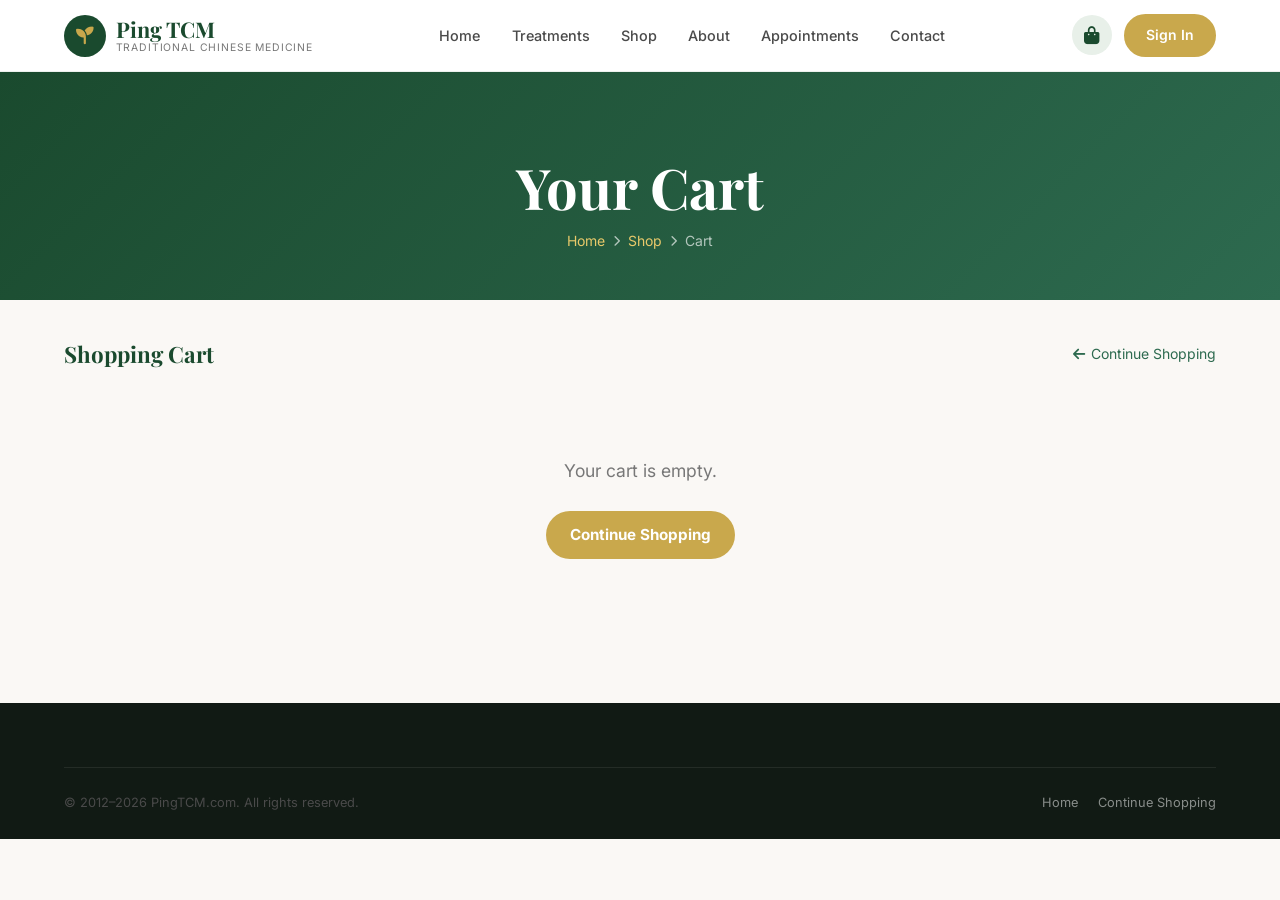
<file: cart.html>
<!DOCTYPE html>
<html lang="en">
<head>
  <meta charset="UTF-8" />
  <meta name="viewport" content="width=device-width, initial-scale=1.0" />
  <title>Your Cart – Ping TCM</title>
  <link rel="preconnect" href="https://fonts.googleapis.com" />
  <link rel="preconnect" href="https://fonts.gstatic.com" crossorigin />
  <link href="https://fonts.googleapis.com/css2?family=Playfair+Display:ital,wght@0,400;0,600;0,700;1,400&family=Inter:wght@300;400;500;600;700&display=swap" rel="stylesheet" />
  <link rel="stylesheet" href="https://cdnjs.cloudflare.com/ajax/libs/font-awesome/6.5.0/css/all.min.css" />
  <link rel="stylesheet" href="../styles/main.css" />
  <link rel="stylesheet" href="../styles/shop.css" />
  <style>
    /* Augment shop.js-generated cart HTML with our design tokens */
    .cart-lines { display: flex; flex-direction: column; gap: 0; }
    .cart-item { display: grid; grid-template-columns: 70px 1fr auto auto auto; align-items: center; gap: 1rem; padding: 1.1rem 0; border-bottom: 1px solid var(--grey-100); }
    .cart-item__img { width: 70px; height: 70px; border-radius: var(--radius-sm); object-fit: cover; background: var(--green-pale); }
    .cart-item__name { font-weight: 600; font-size: .9rem; margin-bottom: .2rem; }
    .cart-item__unit-price { font-size: .8rem; color: var(--text-light); margin-top: .2rem; }
    .cart-item__qty { display: flex; align-items: center; gap: .4rem; }
    .qty-btn { width: 28px; height: 28px; border-radius: 50%; border: 1.5px solid var(--grey-200); background: var(--white); cursor: pointer; font-size: .875rem; display: flex; align-items: center; justify-content: center; transition: all var(--transition); }
    .qty-btn:hover:not(:disabled) { border-color: var(--green-dark); color: var(--green-dark); }
    .qty-btn:disabled { opacity: .4; cursor: not-allowed; }
    .qty-input { width: 44px; text-align: center; border: 1.5px solid var(--grey-200); border-radius: var(--radius-sm); padding: .3rem; font-size: .875rem; }
    .cart-item__line-price { font-weight: 700; color: var(--green-dark); min-width: 70px; text-align: right; }
    .cart-item__remove { color: var(--danger); background: none; border: none; cursor: pointer; font-size: 1.2rem; padding: .25rem; line-height: 1; opacity: .7; transition: opacity var(--transition); }
    .cart-item__remove:hover { opacity: 1; }
    .badge { display: inline-block; padding: .15rem .55rem; border-radius: var(--radius-full); font-size: .68rem; font-weight: 700; text-transform: uppercase; }
    .badge--service { background: var(--green-dark); color: #fff; }
    .badge--product { background: var(--gold); color: #fff; }
    .cart-summary { background: var(--white); border: 1px solid var(--grey-100); border-radius: var(--radius-md); padding: 1.75rem; margin-top: 2rem; max-width: 480px; }
    .coupon-row { display: flex; gap: .5rem; margin-bottom: .5rem; }
    .coupon-input { flex: 1; padding: .6rem .85rem; border: 1.5px solid var(--grey-200); border-radius: var(--radius-sm); font-size: .875rem; font-family: var(--font-body); outline: none; }
    .coupon-input:focus { border-color: var(--green-mid); }
    .coupon-success { font-size: .8rem; color: var(--success); margin-bottom: .5rem; }
    .coupon-error { font-size: .8rem; color: var(--danger); min-height: 1.2em; }
    .cart-totals { width: 100%; border-collapse: collapse; margin: 1rem 0; font-size: .9rem; }
    .cart-totals td { padding: .45rem 0; }
    .cart-totals td:last-child { text-align: right; }
    .cart-totals .discount-row td { color: var(--success); }
    .cart-totals .total-row td { font-size: 1.05rem; border-top: 2px solid var(--grey-100); padding-top: .75rem; }
    .cart-actions { display: flex; gap: 1rem; margin-top: 1rem; flex-wrap: wrap; }
    .btn--primary { display: inline-flex; align-items: center; gap: .4rem; padding: .75rem 1.5rem; background: var(--gold); color: #fff; border-radius: var(--radius-full); font-weight: 700; font-size: .95rem; border: none; cursor: pointer; transition: all var(--transition); }
    .btn--primary:hover { background: var(--gold-dark); transform: translateY(-2px); }
    .btn--secondary { display: inline-flex; align-items: center; gap: .4rem; padding: .75rem 1.5rem; background: transparent; color: var(--green-dark); border: 2px solid var(--green-dark); border-radius: var(--radius-full); font-weight: 600; font-size: .95rem; cursor: pointer; transition: all var(--transition); }
    .btn--secondary:hover { background: var(--green-dark); color: #fff; }
    .btn--danger { display: inline-flex; align-items: center; gap: .4rem; padding: .75rem 1.5rem; background: transparent; color: var(--danger); border: 1.5px solid var(--danger); border-radius: var(--radius-full); font-weight: 600; font-size: .875rem; cursor: pointer; transition: all var(--transition); }
    .btn--danger:hover { background: var(--danger); color: #fff; }
    .btn--link { background: none; border: none; color: var(--text-light); font-size: .8rem; cursor: pointer; padding: 0 .5rem; }
    .cart-empty { text-align: center; padding: 4rem 2rem; }
    .cart-empty p { font-size: 1.1rem; color: var(--text-light); margin-bottom: 1.5rem; }
    @media(max-width:600px) {
      .cart-item { grid-template-columns: 56px 1fr; gap: .75rem; }
      .cart-item__qty, .cart-item__line-price, .cart-item__remove { grid-column: 2; }
    }
  </style>
</head>
<body>
<div class="notifications-container" id="notifications" aria-live="polite"></div>

<nav class="navbar" id="navbar">
  <div class="nav-inner">
    <a href="../index.html" class="nav-logo">
      <div class="logo-icon"><i class="fa-solid fa-seedling"></i></div>
      <span>Ping TCM<small>Traditional Chinese Medicine</small></span>
    </a>
    <div class="nav-links" id="navLinks">
      <a href="../index.html">Home</a>
      <a href="treatments.html">Treatments</a>
      <a href="shop.html">Shop</a>
      <a href="about.html">About</a>
      <a href="appointments.html">Appointments</a>
      <a href="contact.html">Contact</a>
    </div>
    <div class="nav-actions">
      <a href="cart.html" class="cart-btn" id="cartBtn">
        <i class="fa-solid fa-bag-shopping"></i>
        <span class="cart-badge" id="cartBadge"></span>
      </a>
      <div id="authNav"><a href="login.html" class="btn btn-primary btn-sm">Sign In</a></div>
      <button class="hamburger" id="hamburger" aria-label="Toggle menu" aria-expanded="false">
        <span></span><span></span><span></span>
      </button>
    </div>
  </div>
</nav>

<div class="page-top">
  <div class="page-hero">
    <div class="container">
      <h1>Your Cart</h1>
      <div class="breadcrumb">
        <a href="../index.html">Home</a>
        <i class="fa-solid fa-chevron-right"></i>
        <a href="shop.html">Shop</a>
        <i class="fa-solid fa-chevron-right"></i>
        <span>Cart</span>
      </div>
    </div>
  </div>
</div>

<div class="container" style="padding-top:2.5rem;padding-bottom:3rem;">
  <div style="display:flex;justify-content:space-between;align-items:center;flex-wrap:wrap;gap:1rem;margin-bottom:1.5rem;">
    <h2 style="color:var(--green-dark);font-size:1.4rem;">
      Shopping Cart
      <span id="cartCountLabel" style="font-size:.9rem;color:var(--text-light);font-family:var(--font-body);font-weight:400;margin-left:.5rem;"></span>
    </h2>
    <a href="shop.html" style="font-size:.875rem;color:var(--green-mid);display:flex;align-items:center;gap:.35rem;">
      <i class="fa-solid fa-arrow-left"></i> Continue Shopping
    </a>
  </div>

  <!-- shop.js renders into this container -->
  <div id="cart-container">
    <div style="text-align:center;padding:4rem 0;">
      <div class="spinner" style="margin:0 auto 1rem;border-color:var(--grey-200);border-top-color:var(--green-dark);"></div>
      Loading your cart…
    </div>
  </div>
</div>

<footer class="footer" style="margin-top:2rem;">
  <div class="container">
    <div class="footer-bottom" style="padding-top:1.5rem;">
      <p>&copy; 2012–2026 PingTCM.com. All rights reserved.</p>
      <div class="footer-bottom-links">
        <a href="../index.html">Home</a>
        <a href="shop.html">Continue Shopping</a>
      </div>
    </div>
  </div>
</footer>

<script src="../js/app.js"></script>
<script src="../js/auth.js"></script>
<script src="../js/nav.js"></script>
<script src="../js/shop.js"></script>
<script>
  document.addEventListener('DOMContentLoaded', () => {
    if (window.renderCart) renderCart();
    // Update cart count label
    const items = JSON.parse(localStorage.getItem('ptcm_cart') || '[]');
    const count = items.reduce((s, i) => s + i.qty, 0);
    const label = document.getElementById('cartCountLabel');
    if (label) label.textContent = count > 0 ? `(${count} item${count !== 1 ? 's' : ''})` : '';
  });
</script>
</body>
</html>
</file>
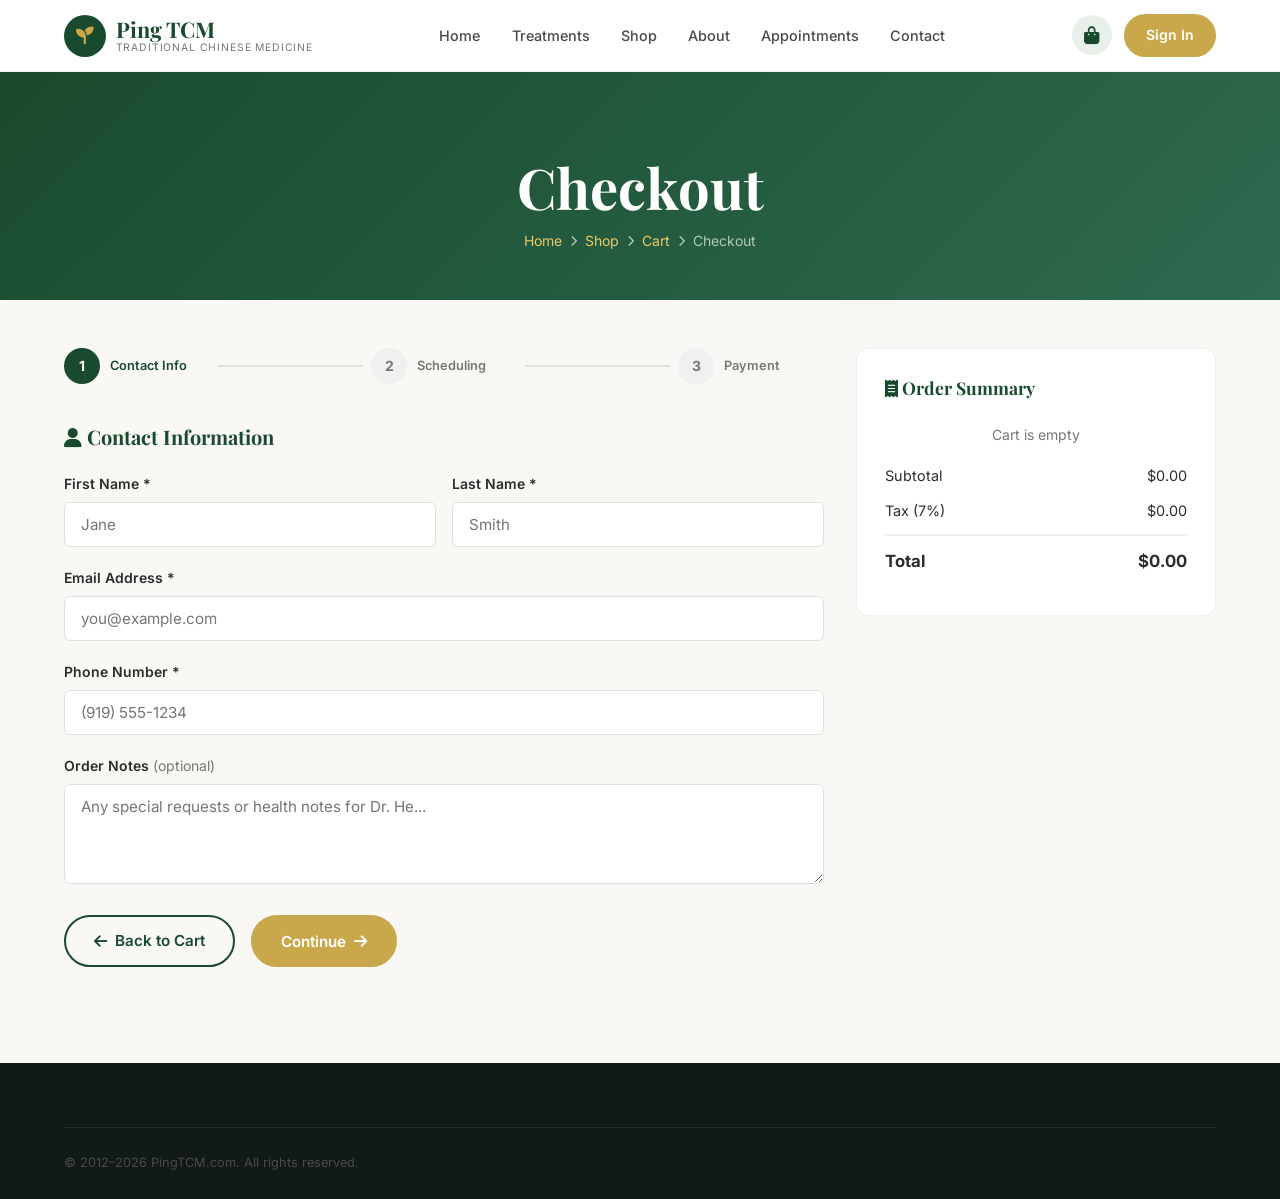
<file: checkout.html>
<!DOCTYPE html>
<html lang="en">
<head>
  <meta charset="UTF-8" />
  <meta name="viewport" content="width=device-width, initial-scale=1.0" />
  <title>Checkout – Ping TCM</title>
  <link rel="preconnect" href="https://fonts.googleapis.com" />
  <link rel="preconnect" href="https://fonts.gstatic.com" crossorigin />
  <link href="https://fonts.googleapis.com/css2?family=Playfair+Display:ital,wght@0,400;0,600;0,700;1,400&family=Inter:wght@300;400;500;600;700&display=swap" rel="stylesheet" />
  <link rel="stylesheet" href="https://cdnjs.cloudflare.com/ajax/libs/font-awesome/6.5.0/css/all.min.css" />
  <link rel="stylesheet" href="../styles/main.css" />
  <link rel="stylesheet" href="../styles/shop.css" />
</head>
<body>
<div class="notifications-container" id="notifications" aria-live="polite"></div>

<nav class="navbar" id="navbar">
  <div class="nav-inner">
    <a href="../index.html" class="nav-logo">
      <div class="logo-icon"><i class="fa-solid fa-seedling"></i></div>
      <span>Ping TCM<small>Traditional Chinese Medicine</small></span>
    </a>
    <div class="nav-links" id="navLinks">
      <a href="../index.html">Home</a>
      <a href="treatments.html">Treatments</a>
      <a href="shop.html">Shop</a>
      <a href="about.html">About</a>
      <a href="appointments.html">Appointments</a>
      <a href="contact.html">Contact</a>
    </div>
    <div class="nav-actions">
      <a href="cart.html" class="cart-btn" id="cartBtn"><i class="fa-solid fa-bag-shopping"></i><span class="cart-badge" id="cartBadge"></span></a>
      <div id="authNav"><a href="login.html" class="btn btn-primary btn-sm">Sign In</a></div>
      <button class="hamburger" id="hamburger" aria-label="Toggle menu" aria-expanded="false"><span></span><span></span><span></span></button>
    </div>
  </div>
</nav>

<div class="page-top">
  <div class="page-hero">
    <div class="container">
      <h1>Checkout</h1>
      <div class="breadcrumb">
        <a href="../index.html">Home</a><i class="fa-solid fa-chevron-right"></i>
        <a href="shop.html">Shop</a><i class="fa-solid fa-chevron-right"></i>
        <a href="cart.html">Cart</a><i class="fa-solid fa-chevron-right"></i>
        <span>Checkout</span>
      </div>
    </div>
  </div>
</div>

<div class="container">
  <div class="checkout-layout">
    <!-- Steps Form -->
    <div>
      <!-- Progress -->
      <div class="checkout-steps" id="checkoutSteps">
        <div class="checkout-step active" id="step1indicator">
          <div class="step-num">1</div>
          <div class="step-label">Contact Info</div>
        </div>
        <div class="step-connector"></div>
        <div class="checkout-step" id="step2indicator">
          <div class="step-num">2</div>
          <div class="step-label">Scheduling</div>
        </div>
        <div class="step-connector"></div>
        <div class="checkout-step" id="step3indicator">
          <div class="step-num">3</div>
          <div class="step-label">Payment</div>
        </div>
      </div>

      <!-- Step 1: Contact Info -->
      <div class="checkout-form-section active" id="checkoutStep1">
        <h3><i class="fa-solid fa-user"></i> Contact Information</h3>
        <div class="form-row">
          <div class="form-group">
            <label class="form-label">First Name *</label>
            <input type="text" id="coFirstName" class="form-control" placeholder="Jane" required />
          </div>
          <div class="form-group">
            <label class="form-label">Last Name *</label>
            <input type="text" id="coLastName" class="form-control" placeholder="Smith" required />
          </div>
        </div>
        <div class="form-group">
          <label class="form-label">Email Address *</label>
          <input type="email" id="coEmail" class="form-control" placeholder="you@example.com" required />
        </div>
        <div class="form-group">
          <label class="form-label">Phone Number *</label>
          <input type="tel" id="coPhone" class="form-control" placeholder="(919) 555-1234" required />
        </div>
        <div class="form-group">
          <label class="form-label">Order Notes <span style="font-weight:400;color:var(--text-light)">(optional)</span></label>
          <textarea id="coNotes" class="form-control" rows="3" placeholder="Any special requests or health notes for Dr. He..."></textarea>
        </div>
        <div class="form-actions">
          <a href="cart.html" class="btn btn-secondary"><i class="fa-solid fa-arrow-left"></i> Back to Cart</a>
          <button class="btn btn-primary" id="toStep2Btn">Continue <i class="fa-solid fa-arrow-right"></i></button>
        </div>
      </div>

      <!-- Step 2: Scheduling / Delivery -->
      <div class="checkout-form-section" id="checkoutStep2">
        <h3><i class="fa-solid fa-calendar"></i> Scheduling &amp; Delivery</h3>
        <div class="form-group">
          <label class="form-label">Preferred Appointment Date *</label>
          <input type="date" id="coDate" class="form-control" required />
        </div>
        <div class="form-group">
          <label class="form-label">Preferred Time *</label>
          <select id="coTime" class="form-control" required>
            <option value="">Select a time</option>
            <option>9:00 AM</option><option>10:00 AM</option><option>11:00 AM</option>
            <option>12:00 PM</option><option>1:00 PM</option><option>2:00 PM</option>
            <option>3:00 PM</option><option>4:00 PM</option><option>5:00 PM</option>
          </select>
        </div>
        <div class="form-group">
          <label class="form-label">Delivery Address <span style="font-weight:400;color:var(--text-light)">(for physical products)</span></label>
          <input type="text" id="coAddress" class="form-control" placeholder="Street address" />
          <div class="form-row" style="margin-top:.5rem;">
            <input type="text" id="coCity" class="form-control" placeholder="City" />
            <input type="text" id="coZip" class="form-control" placeholder="ZIP Code" />
          </div>
        </div>
        <div class="form-actions">
          <button class="btn btn-secondary" id="backToStep1Btn"><i class="fa-solid fa-arrow-left"></i> Back</button>
          <button class="btn btn-primary" id="toStep3Btn">Continue <i class="fa-solid fa-arrow-right"></i></button>
        </div>
      </div>

      <!-- Step 3: Payment -->
      <div class="checkout-form-section" id="checkoutStep3">
        <h3><i class="fa-solid fa-credit-card"></i> Payment Information</h3>
        <div class="payment-icons">
          <i class="fa-brands fa-cc-visa" title="Visa"></i>
          <i class="fa-brands fa-cc-mastercard" title="Mastercard"></i>
          <i class="fa-brands fa-cc-amex" title="Amex"></i>
          <i class="fa-brands fa-paypal" title="PayPal"></i>
        </div>
        <div class="form-group">
          <label class="form-label">Cardholder Name *</label>
          <input type="text" id="coCardName" class="form-control" placeholder="Jane Smith" />
        </div>
        <div class="form-group">
          <label class="form-label">Card Number *</label>
          <div class="input-icon-wrap">
            <i class="input-icon fa-solid fa-credit-card"></i>
            <input type="text" id="coCardNum" class="form-control" placeholder="4242 4242 4242 4242" maxlength="19" style="padding-left:2.6rem;" />
          </div>
        </div>
        <div class="card-field-row">
          <div class="form-group">
            <label class="form-label">Expiry Date *</label>
            <input type="text" id="coExpiry" class="form-control" placeholder="MM / YY" maxlength="7" />
          </div>
          <div class="form-group">
            <label class="form-label">CVV *</label>
            <input type="text" id="coCvv" class="form-control" placeholder="123" maxlength="4" />
          </div>
        </div>
        <div style="background:var(--green-pale);border-radius:var(--radius-sm);padding:.75rem 1rem;font-size:.8rem;color:var(--green-dark);margin-bottom:1rem;">
          <i class="fa-solid fa-shield-check"></i> This is a demo — no real payment is processed. Your data is not transmitted.
        </div>
        <div class="form-actions">
          <button class="btn btn-secondary" id="backToStep2Btn"><i class="fa-solid fa-arrow-left"></i> Back</button>
          <button class="btn btn-primary btn-lg" id="placeOrderBtn"><i class="fa-solid fa-lock"></i> Place Order</button>
        </div>
      </div>

      <!-- Order Success -->
      <div class="checkout-form-section" id="checkoutSuccess">
        <div class="order-success">
          <div class="success-icon"><i class="fa-solid fa-circle-check"></i></div>
          <h2>Order Placed Successfully!</h2>
          <p class="order-number">Your order number: <strong id="orderNumber">#TCM-00001</strong></p>
          <p style="color:var(--text-light);max-width:440px;margin:0 auto 2rem;">
            Thank you for your order. Dr. He's team will contact you within 24 hours to confirm your appointment. Check your email for a confirmation.
          </p>
          <div style="display:flex;gap:1rem;justify-content:center;flex-wrap:wrap;">
            <a href="shop.html" class="btn btn-secondary">Continue Shopping</a>
            <a href="dashboard.html" class="btn btn-primary">View My Orders</a>
          </div>
        </div>
      </div>
    </div>

    <!-- Order Summary Sidebar -->
    <div class="cart-summary-card" id="coSummary">
      <h3><i class="fa-solid fa-receipt"></i> Order Summary</h3>
      <div id="coItemsList" style="margin-bottom:1rem;font-size:.875rem;"></div>
      <div class="summary-row"><span>Subtotal</span><span id="coSubtotal">$0.00</span></div>
      <div class="summary-row discount" id="coDiscountRow" style="display:none;"><span>Discount</span><span id="coDiscount"></span></div>
      <div class="summary-row"><span>Tax (7%)</span><span id="coTax">$0.00</span></div>
      <div class="summary-row total"><span>Total</span><span id="coTotal">$0.00</span></div>
    </div>
  </div>
</div>

<footer class="footer" style="margin-top:3rem;">
  <div class="container">
    <div class="footer-bottom" style="padding-top:1.5rem;">
      <p>&copy; 2012–2026 PingTCM.com. All rights reserved.</p>
    </div>
  </div>
</footer>

<script src="../js/app.js"></script>
<script src="../js/auth.js"></script>
<script src="../js/nav.js"></script>
<script src="../js/shop.js"></script>
<script>
  document.addEventListener('DOMContentLoaded', () => {
    // Pre-fill from session if logged in
    const user = window.Auth ? Auth.getCurrentUser() : null;
    if (user) {
      if (document.getElementById('coFirstName')) document.getElementById('coFirstName').value = user.firstName || '';
      if (document.getElementById('coLastName'))  document.getElementById('coLastName').value  = user.lastName  || '';
      if (document.getElementById('coEmail'))     document.getElementById('coEmail').value     = user.email     || '';
      if (document.getElementById('coPhone'))     document.getElementById('coPhone').value     = user.phone     || '';
    }

    // Populate summary
    function updateSummary() {
      const items = JSON.parse(localStorage.getItem('ptcm_cart') || '[]');
      const coupon = JSON.parse(sessionStorage.getItem('ptcm_coupon') || 'null');
      const list = document.getElementById('coItemsList');
      let sub = 0;
      list.innerHTML = items.map(i => {
        sub += i.price * i.qty;
        return `<div style="display:flex;justify-content:space-between;padding:.35rem 0;border-bottom:1px solid var(--grey-100)"><span>${i.name} x${i.qty}</span><span>$${(i.price*i.qty).toFixed(2)}</span></div>`;
      }).join('') || '<p style="color:var(--text-light);text-align:center">Cart is empty</p>';
      const disc = coupon ? sub * coupon.rate : 0;
      const tax  = (sub - disc) * 0.07;
      const total = sub - disc + tax;
      document.getElementById('coSubtotal').textContent = `$${sub.toFixed(2)}`;
      document.getElementById('coTax').textContent      = `$${tax.toFixed(2)}`;
      document.getElementById('coTotal').textContent    = `$${total.toFixed(2)}`;
      if (disc > 0) {
        document.getElementById('coDiscountRow').style.display = 'flex';
        document.getElementById('coDiscount').textContent = `-$${disc.toFixed(2)}`;
      }
    }
    updateSummary();

    // Step navigation
    function setStep(n) {
      [1,2,3,'Success'].forEach(s => {
        const sec = document.getElementById(`checkoutStep${s}`);
        if (sec) { sec.classList.remove('active'); }
        const ind = document.getElementById(`step${s}indicator`);
        if (ind) ind.classList.remove('active','done');
      });
      const sec = document.getElementById(n === 4 ? 'checkoutSuccess' : `checkoutStep${n}`);
      if (sec) sec.classList.add('active');
      for (let i = 1; i < n && i <= 3; i++) {
        const ind = document.getElementById(`step${i}indicator`);
        if (ind) ind.classList.add('done');
      }
      if (n <= 3) {
        const ind = document.getElementById(`step${n}indicator`);
        if (ind) ind.classList.add('active');
      }
    }

    document.getElementById('toStep2Btn').addEventListener('click', () => {
      const fn = document.getElementById('coFirstName').value.trim();
      const em = document.getElementById('coEmail').value.trim();
      if (!fn || !em) { if(window.Notify) Notify.error('Please fill in all required fields.'); return; }
      setStep(2);
    });
    document.getElementById('backToStep1Btn').addEventListener('click', () => setStep(1));
    document.getElementById('toStep3Btn').addEventListener('click', () => {
      const dt = document.getElementById('coDate').value;
      const tm = document.getElementById('coTime').value;
      if (!dt || !tm) { if(window.Notify) Notify.error('Please select a date and time.'); return; }
      setStep(3);
    });
    document.getElementById('backToStep2Btn').addEventListener('click', () => setStep(2));
    document.getElementById('placeOrderBtn').addEventListener('click', () => {
      const cn = document.getElementById('coCardNum').value.trim();
      if (!cn) { if(window.Notify) Notify.error('Please enter card details.'); return; }
      // Create order
      const items = JSON.parse(localStorage.getItem('ptcm_cart') || '[]');
      const orders = JSON.parse(localStorage.getItem('ptcm_orders') || '[]');
      const orderId = 'TCM-' + String(orders.length + 1).padStart(5,'0');
      orders.push({ id: orderId, date: new Date().toISOString(), items, status: 'processing',
        customer: { name: document.getElementById('coFirstName').value + ' ' + document.getElementById('coLastName').value,
          email: document.getElementById('coEmail').value } });
      localStorage.setItem('ptcm_orders', JSON.stringify(orders));
      localStorage.removeItem('ptcm_cart');
      sessionStorage.removeItem('ptcm_coupon');
      document.getElementById('orderNumber').textContent = '#' + orderId;
      setStep(4);
      if(window.App) App.updateCartBadge();
    });

    // Card number formatting
    document.getElementById('coCardNum').addEventListener('input', function() {
      this.value = this.value.replace(/\D/g,'').replace(/(.{4})/g,'$1 ').trim().slice(0,19);
    });
    document.getElementById('coExpiry').addEventListener('input', function() {
      this.value = this.value.replace(/\D/g,'').replace(/^(\d{2})(\d)/,'$1 / $2').slice(0,7);
    });
  });
</script>
</body>
</html>
</file>
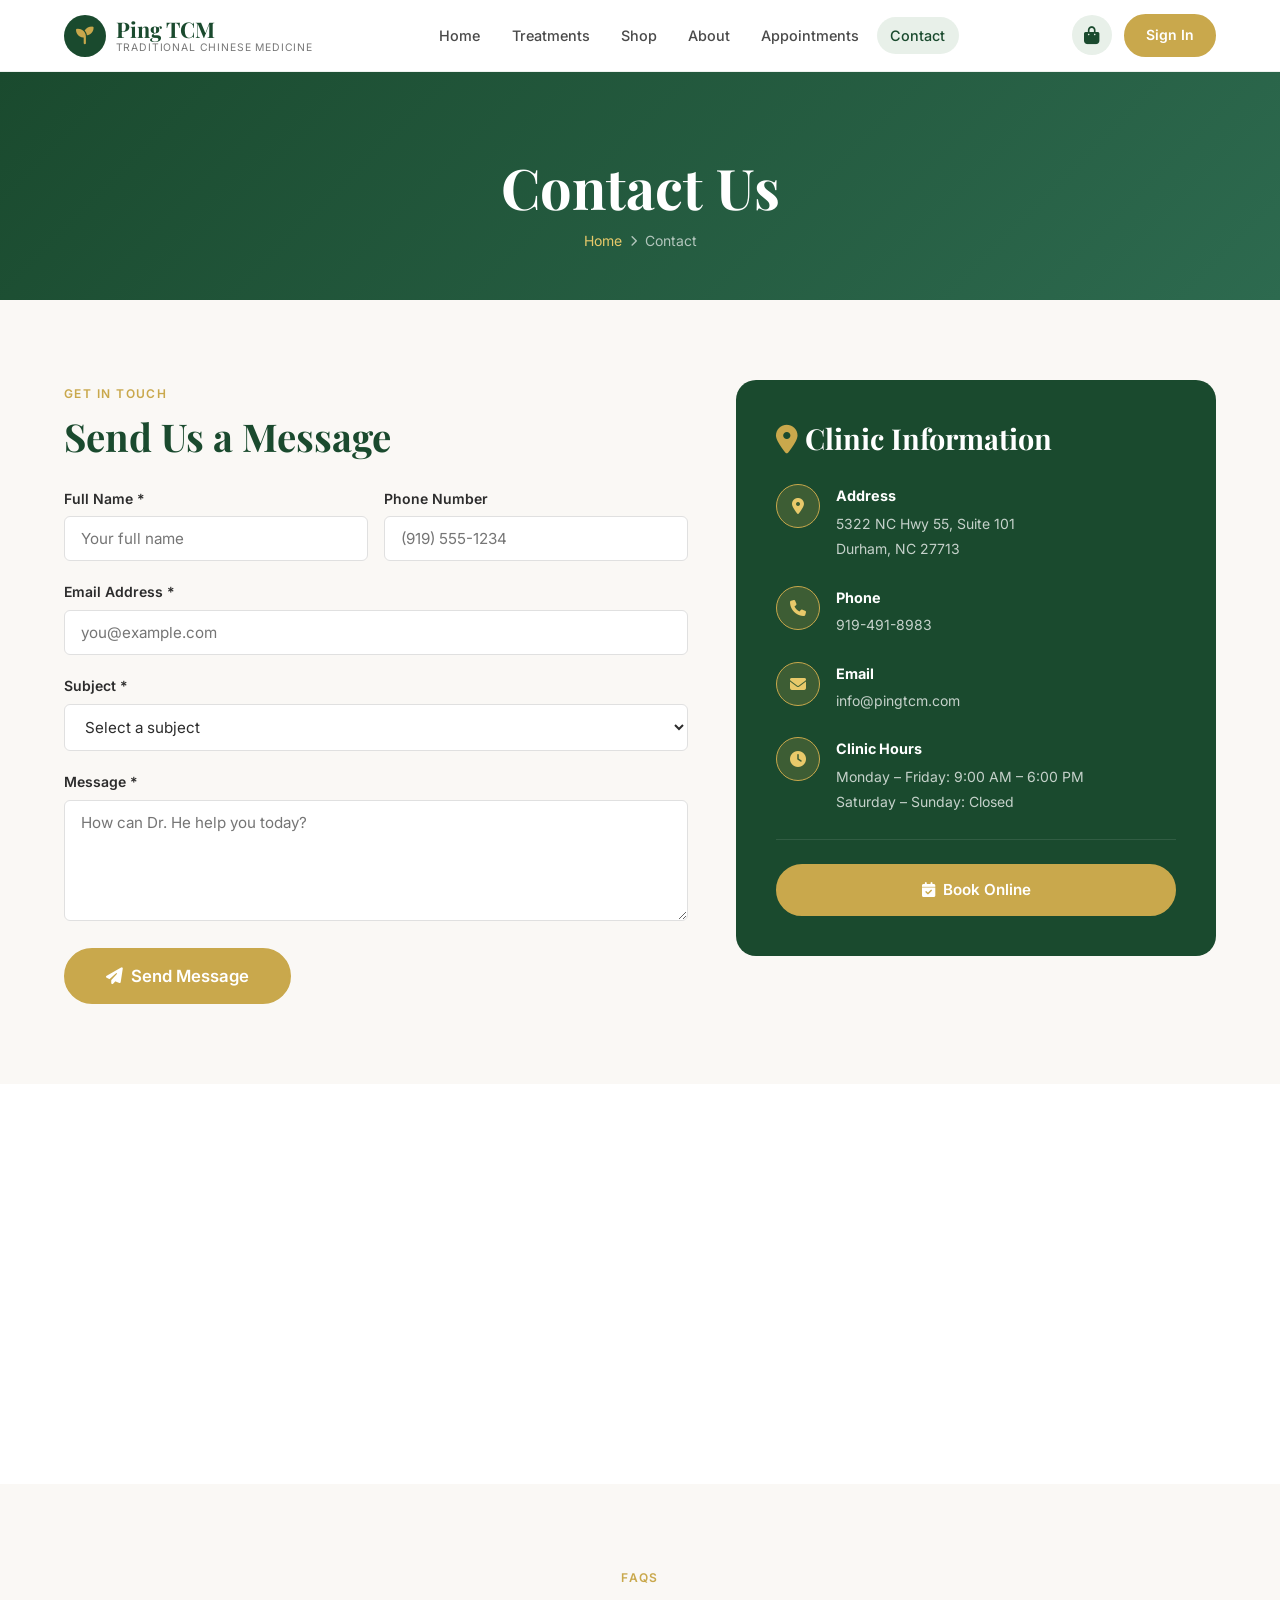
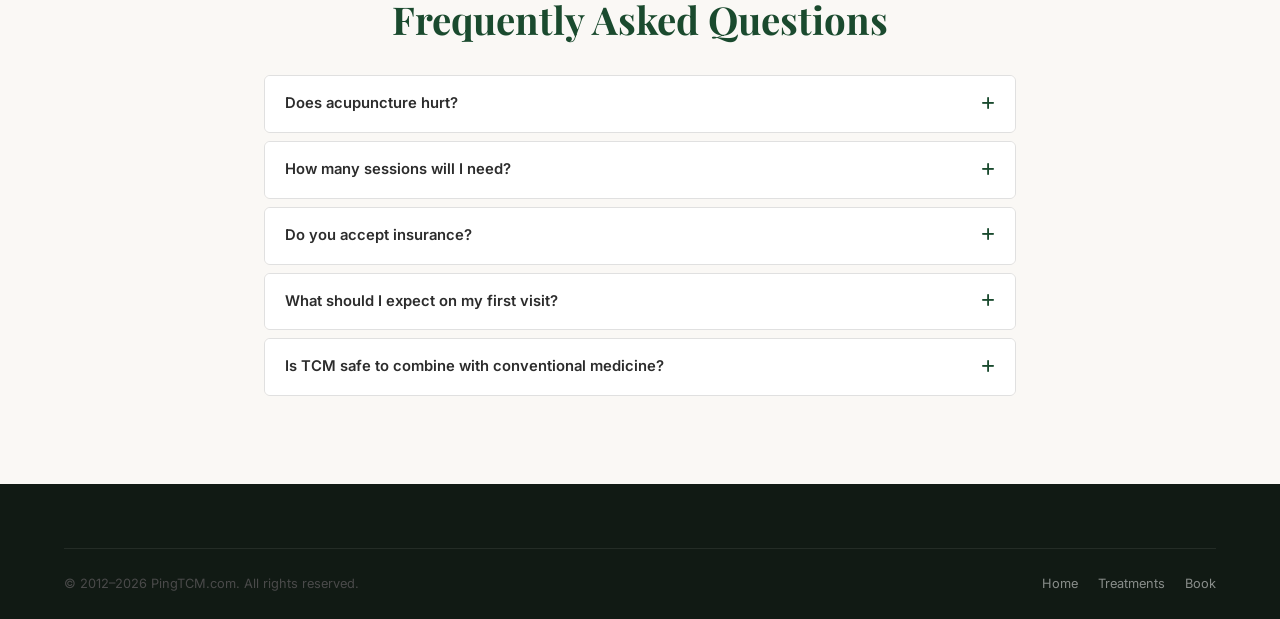
<file: contact.html>
<!DOCTYPE html>
<html lang="en">
<head>
  <meta charset="UTF-8" />
  <meta name="viewport" content="width=device-width, initial-scale=1.0" />
  <title>Contact Us – Ping TCM</title>
  <link rel="preconnect" href="https://fonts.googleapis.com" />
  <link rel="preconnect" href="https://fonts.gstatic.com" crossorigin />
  <link href="https://fonts.googleapis.com/css2?family=Playfair+Display:ital,wght@0,400;0,600;0,700;1,400&family=Inter:wght@300;400;500;600;700&display=swap" rel="stylesheet" />
  <link rel="stylesheet" href="https://cdnjs.cloudflare.com/ajax/libs/font-awesome/6.5.0/css/all.min.css" />
  <link rel="stylesheet" href="../styles/main.css" />
  <style>
    .contact-grid { display: grid; grid-template-columns: 1.3fr 1fr; gap: 3rem; align-items: start; }
    .contact-info-card { background: var(--green-dark); color: var(--white); border-radius: var(--radius-lg); padding: 2.5rem; }
    .contact-info-card h3 { color: var(--white); margin-bottom: 1.75rem; }
    .contact-info-item { display: flex; gap: 1rem; margin-bottom: 1.5rem; }
    .contact-info-item .icon { width: 44px; height: 44px; border-radius: 50%; background: rgba(201,168,76,.2); border: 1.5px solid var(--gold); display: flex; align-items: center; justify-content: center; color: var(--gold-light); flex-shrink: 0; }
    .contact-info-item strong { display: block; color: var(--white); font-size: .9rem; margin-bottom: .2rem; }
    .contact-info-item span, .contact-info-item a { color: rgba(255,255,255,.75); font-size: .875rem; }
    .contact-info-item a:hover { color: var(--gold-light); }
    .faq-accordion { margin-top: 1rem; }
    .faq-item { border: 1px solid var(--grey-200); border-radius: var(--radius-sm); margin-bottom: .5rem; overflow: hidden; }
    .faq-question { display: flex; align-items: center; justify-content: space-between; padding: 1rem 1.25rem; cursor: pointer; font-weight: 600; font-size: .925rem; color: var(--text-dark); background: var(--white); transition: background var(--transition); }
    .faq-question:hover { background: var(--green-pale); }
    .faq-question .faq-icon { transition: transform var(--transition); color: var(--green-dark); }
    .faq-item.open .faq-question { background: var(--green-pale); color: var(--green-dark); }
    .faq-item.open .faq-icon { transform: rotate(45deg); }
    .faq-answer { max-height: 0; overflow: hidden; transition: max-height .35s ease, padding .35s ease; }
    .faq-item.open .faq-answer { max-height: 300px; }
    .faq-answer p { padding: 1rem 1.25rem; font-size: .875rem; color: var(--text-mid); border-top: 1px solid var(--grey-100); }
    @media (max-width: 768px) { .contact-grid { grid-template-columns: 1fr; } }
  </style>
</head>
<body>
<div class="notifications-container" id="notifications" aria-live="polite"></div>
<nav class="navbar" id="navbar">
  <div class="nav-inner">
    <a href="../index.html" class="nav-logo"><div class="logo-icon"><i class="fa-solid fa-seedling"></i></div><span>Ping TCM<small>Traditional Chinese Medicine</small></span></a>
    <div class="nav-links" id="navLinks">
      <a href="../index.html">Home</a><a href="treatments.html">Treatments</a>
      <a href="shop.html">Shop</a><a href="about.html">About</a>
      <a href="appointments.html">Appointments</a><a href="contact.html" class="active">Contact</a>
    </div>
    <div class="nav-actions">
      <a href="cart.html" class="cart-btn" id="cartBtn"><i class="fa-solid fa-bag-shopping"></i><span class="cart-badge" id="cartBadge"></span></a>
      <div id="authNav"><a href="login.html" class="btn btn-primary btn-sm">Sign In</a></div>
      <button class="hamburger" id="hamburger" aria-label="Toggle menu" aria-expanded="false"><span></span><span></span><span></span></button>
    </div>
  </div>
</nav>

<div class="page-top">
  <div class="page-hero">
    <div class="container">
      <h1>Contact Us</h1>
      <div class="breadcrumb"><a href="../index.html">Home</a><i class="fa-solid fa-chevron-right"></i><span>Contact</span></div>
    </div>
  </div>
</div>

<section class="section" style="background:var(--off-white)">
  <div class="container">
    <div class="contact-grid">
      <!-- Form -->
      <div>
        <span class="section-label">Get in Touch</span>
        <h2 class="section-title" style="margin-bottom:1.75rem;">Send Us a Message</h2>
        <form id="contactForm" novalidate>
          <div class="form-row">
            <div class="form-group">
              <label class="form-label">Full Name *</label>
              <input type="text" id="contactName" class="form-control" placeholder="Your full name" required />
            </div>
            <div class="form-group">
              <label class="form-label">Phone Number</label>
              <input type="tel" id="contactPhone" class="form-control" placeholder="(919) 555-1234" />
            </div>
          </div>
          <div class="form-group">
            <label class="form-label">Email Address *</label>
            <input type="email" id="contactEmail" class="form-control" placeholder="you@example.com" required />
          </div>
          <div class="form-group">
            <label class="form-label">Subject *</label>
            <select id="contactSubject" class="form-control" required>
              <option value="">Select a subject</option>
              <option>General Inquiry</option>
              <option>Book an Appointment</option>
              <option>Insurance Questions</option>
              <option>Treatment Information</option>
              <option>Billing / Payment</option>
              <option>Other</option>
            </select>
          </div>
          <div class="form-group">
            <label class="form-label">Message *</label>
            <textarea id="contactMessage" class="form-control" rows="5" placeholder="How can Dr. He help you today?" required></textarea>
          </div>
          <button type="submit" class="btn btn-primary btn-lg" id="contactSubmitBtn">
            <i class="fa-solid fa-paper-plane"></i> Send Message
          </button>
        </form>
      </div>

      <!-- Info -->
      <div>
        <div class="contact-info-card">
          <h3><i class="fa-solid fa-location-dot" style="color:var(--gold)"></i> Clinic Information</h3>
          <div class="contact-info-item">
            <div class="icon"><i class="fa-solid fa-location-dot"></i></div>
            <div><strong>Address</strong><span>5322 NC Hwy 55, Suite 101<br>Durham, NC 27713</span></div>
          </div>
          <div class="contact-info-item">
            <div class="icon"><i class="fa-solid fa-phone"></i></div>
            <div><strong>Phone</strong><a href="tel:9194918983">919-491-8983</a></div>
          </div>
          <div class="contact-info-item">
            <div class="icon"><i class="fa-solid fa-envelope"></i></div>
            <div><strong>Email</strong><a href="mailto:info@pingtcm.com">info@pingtcm.com</a></div>
          </div>
          <div class="contact-info-item">
            <div class="icon"><i class="fa-solid fa-clock"></i></div>
            <div><strong>Clinic Hours</strong><span>Monday – Friday: 9:00 AM – 6:00 PM<br>Saturday – Sunday: Closed</span></div>
          </div>
          <div style="margin-top:1.5rem;padding-top:1.5rem;border-top:1px solid rgba(255,255,255,.1)">
            <a href="appointments.html" class="btn btn-primary" style="width:100%;justify-content:center;">
              <i class="fa-solid fa-calendar-check"></i> Book Online
            </a>
          </div>
        </div>
      </div>
    </div>
  </div>
</section>

<!-- Map -->
<div style="background:var(--white);padding:0">
  <iframe
    src="https://www.google.com/maps/embed?pb=!1m18!1m12!1m3!1d3229.5!2d-78.9!3d35.87!2m3!1f0!2f0!3f0!3m2!1i1024!2i768!4f13.1!3m3!1m2!1s0x0%3A0x0!2s5322+NC+Hwy+55+Suite+101+Durham+NC+27713!5e0!3m2!1sen!2sus!4v1"
    width="100%" height="400" style="border:0;display:block;" allowfullscreen loading="lazy"
    title="Ping TCM Clinic Location" referrerpolicy="no-referrer-when-downgrade">
  </iframe>
</div>

<!-- FAQ -->
<section class="section" style="background:var(--off-white)">
  <div class="container" style="max-width:800px;">
    <div class="text-center" data-animate>
      <span class="section-label">FAQs</span>
      <h2 class="section-title">Frequently Asked Questions</h2>
    </div>
    <div class="faq-accordion" style="margin-top:2rem;">
      <div class="faq-item">
        <div class="faq-question">Does acupuncture hurt? <i class="fa-solid fa-plus faq-icon"></i></div>
        <div class="faq-answer"><p>Most patients feel little to no pain during acupuncture. The needles used are hair-thin — much finer than hypodermic needles. You may feel a slight tingling, warmth, or dull ache at the needle site, which is a positive sign of the treatment working. Most patients find it deeply relaxing.</p></div>
      </div>
      <div class="faq-item">
        <div class="faq-question">How many sessions will I need? <i class="fa-solid fa-plus faq-icon"></i></div>
        <div class="faq-answer"><p>The number of sessions varies by condition and individual response. Acute conditions may resolve in 3–6 sessions, while chronic conditions typically require 8–12 or more. Dr. He will provide a personalized treatment plan after your initial consultation and adjust it based on your progress.</p></div>
      </div>
      <div class="faq-item">
        <div class="faq-question">Do you accept insurance? <i class="fa-solid fa-plus faq-icon"></i></div>
        <div class="faq-answer"><p>We accept many insurance plans that include acupuncture coverage. Please call us at 919-491-8983 or email info@pingtcm.com to verify your specific coverage before your first appointment. We also offer flexible self-pay rates and treatment packages.</p></div>
      </div>
      <div class="faq-item">
        <div class="faq-question">What should I expect on my first visit? <i class="fa-solid fa-plus faq-icon"></i></div>
        <div class="faq-answer"><p>Your first visit includes a comprehensive health intake (45–60 minutes) where Dr. He reviews your medical history, current symptoms, and lifestyle factors. He may examine your tongue and pulse — key diagnostic tools in TCM — before creating your personalized treatment plan. The first acupuncture treatment often follows the consultation.</p></div>
      </div>
      <div class="faq-item">
        <div class="faq-question">Is TCM safe to combine with conventional medicine? <i class="fa-solid fa-plus faq-icon"></i></div>
        <div class="faq-answer"><p>Yes, in most cases TCM works very well alongside conventional Western medicine. Dr. He will review your current medications and treatments to ensure there are no contraindications. Many patients use TCM to complement their ongoing medical care, often reducing their need for pharmaceuticals over time.</p></div>
      </div>
    </div>
  </div>
</section>

<footer class="footer">
  <div class="container">
    <div class="footer-bottom" style="padding-top:1.5rem;">
      <p>&copy; 2012–2026 PingTCM.com. All rights reserved.</p>
      <div class="footer-bottom-links"><a href="../index.html">Home</a><a href="treatments.html">Treatments</a><a href="appointments.html">Book</a></div>
    </div>
  </div>
</footer>

<script src="../js/app.js"></script>
<script src="../js/auth.js"></script>
<script src="../js/nav.js"></script>
<script>
  // Contact form
  document.getElementById('contactForm').addEventListener('submit', function(e) {
    e.preventDefault();
    const name = document.getElementById('contactName').value.trim();
    const email = document.getElementById('contactEmail').value.trim();
    const msg = document.getElementById('contactMessage').value.trim();
    if (!name || !email || !msg) {
      if (window.Notify) Notify.error('Please fill in all required fields.');
      return;
    }
    const btn = document.getElementById('contactSubmitBtn');
    btn.disabled = true;
    btn.innerHTML = '<i class="fa-solid fa-spinner fa-spin"></i> Sending...';
    setTimeout(() => {
      if (window.Notify) Notify.success('Message sent! Dr. He\'s team will respond within 24 hours.');
      this.reset();
      btn.disabled = false;
      btn.innerHTML = '<i class="fa-solid fa-paper-plane"></i> Send Message';
    }, 1200);
  });

  // FAQ accordion
  document.querySelectorAll('.faq-question').forEach(q => {
    q.addEventListener('click', () => {
      const item = q.parentElement;
      const isOpen = item.classList.contains('open');
      document.querySelectorAll('.faq-item').forEach(i => i.classList.remove('open'));
      if (!isOpen) item.classList.add('open');
    });
  });
</script>
</body>
</html>
</file>
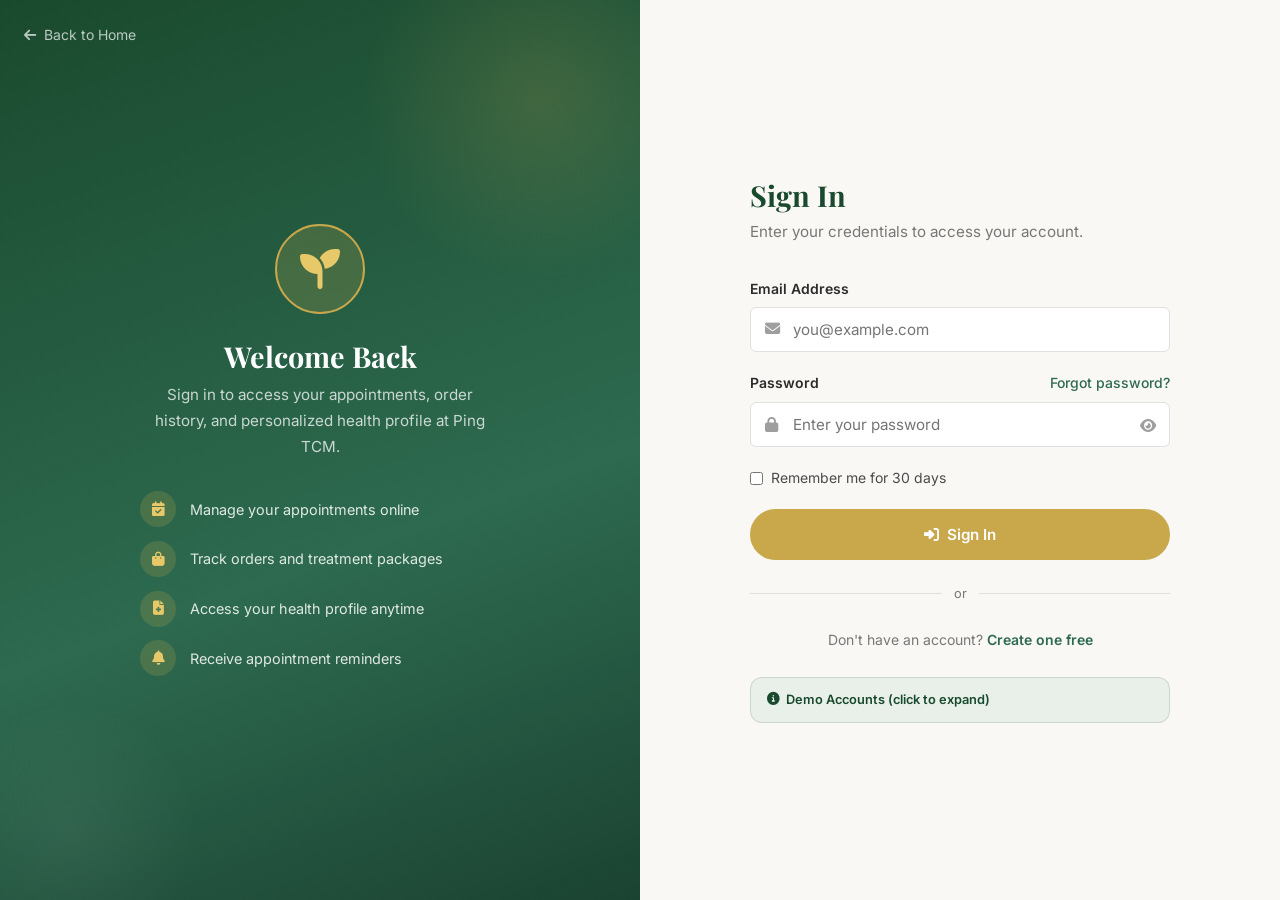
<file: dashboard.html>
<!DOCTYPE html>
<html lang="en">
<head>
  <meta charset="UTF-8" />
  <meta name="viewport" content="width=device-width, initial-scale=1.0" />
  <title>My Dashboard – Ping TCM</title>
  <link rel="preconnect" href="https://fonts.googleapis.com" />
  <link rel="preconnect" href="https://fonts.gstatic.com" crossorigin />
  <link href="https://fonts.googleapis.com/css2?family=Playfair+Display:ital,wght@0,400;0,600;0,700;1,400&family=Inter:wght@300;400;500;600;700&display=swap" rel="stylesheet" />
  <link rel="stylesheet" href="https://cdnjs.cloudflare.com/ajax/libs/font-awesome/6.5.0/css/all.min.css" />
  <link rel="stylesheet" href="../styles/main.css" />
  <link rel="stylesheet" href="../styles/dashboard.css" />
</head>
<body data-require-auth="true">
<div class="sidebar-overlay" id="sidebarOverlay"></div>
<div class="notifications-container" id="notifications" aria-live="polite"></div>

<div class="dashboard-shell">
  <!-- Sidebar -->
  <aside class="dash-sidebar" id="dashSidebar">
    <div class="sidebar-header">
      <a href="../index.html" class="sidebar-logo">
        <div class="logo-icon"><i class="fa-solid fa-seedling"></i></div>
        <span>Ping TCM</span>
      </a>
      <button class="sidebar-toggle" id="sidebarToggle"><i class="fa-solid fa-chevron-left"></i></button>
    </div>
    <div class="sidebar-user">
      <div class="sidebar-user-avatar" id="sidebarAvatar">?</div>
      <div class="sidebar-user-info">
        <div class="sidebar-user-name" id="sidebarName">Loading...</div>
        <div class="sidebar-user-role" id="sidebarRole">user</div>
      </div>
    </div>
    <nav class="sidebar-nav">
      <div class="sidebar-nav-group">
        <div class="sidebar-nav-label">Main</div>
        <button class="sidebar-link active" data-section="overview"><i class="fa-solid fa-gauge"></i> Dashboard</button>
        <button class="sidebar-link" data-section="appointments"><i class="fa-solid fa-calendar-check"></i> My Appointments</button>
        <button class="sidebar-link" data-section="orders"><i class="fa-solid fa-box"></i> Order History</button>
      </div>
      <div class="sidebar-nav-group">
        <div class="sidebar-nav-label">Health</div>
        <button class="sidebar-link" data-section="profile"><i class="fa-solid fa-file-medical"></i> Health Profile</button>
        <button class="sidebar-link" data-section="settings"><i class="fa-solid fa-gear"></i> Settings</button>
      </div>
      <div class="sidebar-nav-group" id="staffNavGroup" style="display:none;">
        <div class="sidebar-nav-label">Staff</div>
        <button class="sidebar-link" data-section="schedule"><i class="fa-solid fa-calendar-days"></i> Staff Schedule</button>
        <button class="sidebar-link" data-section="patients"><i class="fa-solid fa-users"></i> Patient List</button>
      </div>
    </nav>
    <div class="sidebar-footer">
      <button class="sidebar-link" id="dashLogoutBtn" style="color:rgba(255,100,100,.8)">
        <i class="fa-solid fa-right-from-bracket"></i> Sign Out
      </button>
    </div>
  </aside>

  <!-- Main -->
  <main class="dash-main" id="dashMain">
    <header class="dash-topbar">
      <div class="topbar-left">
        <button class="topbar-menu-btn" id="topbarMenuBtn"><i class="fa-solid fa-bars"></i></button>
        <div class="topbar-title" id="topbarTitle">Dashboard</div>
      </div>
      <div class="topbar-right">
        <button class="topbar-btn" title="Notifications"><i class="fa-solid fa-bell"></i><div class="notif-dot"></div></button>
        <div class="dropdown">
          <div class="topbar-user">
            <div class="sidebar-user-avatar" id="topbarAvatar" style="width:32px;height:32px;font-size:.8rem;">?</div>
            <span class="topbar-user-name" id="topbarName">User</span>
            <span class="topbar-role-badge user" id="topbarRole">user</span>
          </div>
          <div class="dropdown-menu">
            <button onclick="document.querySelector('[data-section=settings]').click()"><i class="fa-solid fa-gear"></i> Settings</button>
            <div class="divider"></div>
            <button id="topbarLogout"><i class="fa-solid fa-right-from-bracket"></i> Sign Out</button>
          </div>
        </div>
      </div>
    </header>

    <div class="dash-content">
      <!-- Overview -->
      <div class="dash-section active" id="section-overview">
        <div class="welcome-card">
          <div>
            <h2>Welcome back, <span id="welcomeName">Patient</span>! 👋</h2>
            <p>Here's a summary of your health journey at Ping TCM.</p>
          </div>
          <a href="appointments.html" class="btn btn-white"><i class="fa-solid fa-calendar-plus"></i> Book Appointment</a>
        </div>
        <div class="stat-cards-grid">
          <div class="stat-card">
            <div class="stat-card-icon green"><i class="fa-solid fa-calendar-check"></i></div>
            <div class="stat-card-body">
              <div class="stat-card-value" id="statUpcoming">0</div>
              <div class="stat-card-label">Upcoming Appointments</div>
            </div>
          </div>
          <div class="stat-card">
            <div class="stat-card-icon gold"><i class="fa-solid fa-box"></i></div>
            <div class="stat-card-body">
              <div class="stat-card-value" id="statOrders">0</div>
              <div class="stat-card-label">Total Orders</div>
            </div>
          </div>
          <div class="stat-card">
            <div class="stat-card-icon blue"><i class="fa-solid fa-circle-check"></i></div>
            <div class="stat-card-body">
              <div class="stat-card-value" id="statCompleted">0</div>
              <div class="stat-card-label">Treatments Completed</div>
            </div>
          </div>
          <div class="stat-card">
            <div class="stat-card-icon purple"><i class="fa-solid fa-calendar-days"></i></div>
            <div class="stat-card-body">
              <div class="stat-card-value" id="statMemberSince">—</div>
              <div class="stat-card-label">Member Since</div>
            </div>
          </div>
        </div>

        <!-- Quick Actions -->
        <div style="display:flex;gap:1rem;flex-wrap:wrap;margin-bottom:2rem;">
          <a href="appointments.html" class="btn btn-primary"><i class="fa-solid fa-calendar-plus"></i> Book Appointment</a>
          <a href="shop.html" class="btn btn-secondary"><i class="fa-solid fa-store"></i> Shop</a>
          <a href="contact.html" class="btn btn-secondary"><i class="fa-solid fa-phone"></i> Contact Clinic</a>
        </div>

        <!-- Recent Appointments -->
        <div class="data-table-wrap" style="margin-bottom:1.5rem;">
          <div class="data-table-header">
            <h3>Recent Appointments</h3>
            <button class="btn btn-primary btn-sm" onclick="document.querySelector('[data-section=appointments]').click()">View All</button>
          </div>
          <div id="recentAppointments" style="padding:1rem;">
            <p style="color:var(--text-light);text-align:center;padding:2rem;">No appointments yet. <a href="appointments.html" style="color:var(--green-mid)">Book your first appointment!</a></p>
          </div>
        </div>

        <!-- Recent Orders -->
        <div class="data-table-wrap">
          <div class="data-table-header">
            <h3>Recent Orders</h3>
            <button class="btn btn-primary btn-sm" onclick="document.querySelector('[data-section=orders]').click()">View All</button>
          </div>
          <div id="recentOrders" style="padding:1rem;">
            <p style="color:var(--text-light);text-align:center;padding:2rem;">No orders yet. <a href="shop.html" style="color:var(--green-mid)">Visit our shop!</a></p>
          </div>
        </div>
      </div>

      <!-- Appointments Section -->
      <div class="dash-section" id="section-appointments">
        <div class="dash-page-header flex-between" style="flex-wrap:wrap;gap:1rem;">
          <div><h1>My Appointments</h1><p>Manage your upcoming and past appointments</p></div>
          <a href="appointments.html" class="btn btn-primary"><i class="fa-solid fa-calendar-plus"></i> Book New</a>
        </div>
        <div class="data-table-wrap">
          <div id="appointmentsTableWrap">
            <p style="padding:2rem;text-align:center;color:var(--text-light)">No appointments found. <a href="appointments.html" style="color:var(--green-mid)">Book one now!</a></p>
          </div>
        </div>
      </div>

      <!-- Orders Section -->
      <div class="dash-section" id="section-orders">
        <div class="dash-page-header"><h1>Order History</h1><p>View and track all your orders</p></div>
        <div class="data-table-wrap">
          <div id="ordersTableWrap">
            <p style="padding:2rem;text-align:center;color:var(--text-light)">No orders yet. <a href="shop.html" style="color:var(--green-mid)">Shop now!</a></p>
          </div>
        </div>
      </div>

      <!-- Health Profile -->
      <div class="dash-section" id="section-profile">
        <div class="dash-page-header"><h1>Health Profile</h1><p>Your personal health information for Dr. He</p></div>
        <div class="settings-section">
          <h4><i class="fa-solid fa-file-medical"></i> Medical Information</h4>
          <div class="form-group">
            <label class="form-label">Medical History / Conditions</label>
            <textarea id="profileHistory" class="form-control" rows="4" placeholder="List any diagnosed conditions, past surgeries, or chronic health issues..."></textarea>
          </div>
          <div class="form-row">
            <div class="form-group">
              <label class="form-label">Current Medications</label>
              <textarea id="profileMeds" class="form-control" rows="3" placeholder="List current medications and dosages..."></textarea>
            </div>
            <div class="form-group">
              <label class="form-label">Known Allergies</label>
              <textarea id="profileAllergies" class="form-control" rows="3" placeholder="Medications, foods, environmental..."></textarea>
            </div>
          </div>
        </div>
        <div class="settings-section">
          <h4><i class="fa-solid fa-phone-volume"></i> Emergency Contact</h4>
          <div class="form-row">
            <div class="form-group">
              <label class="form-label">Contact Name</label>
              <input type="text" id="profileEmergName" class="form-control" placeholder="Full name" />
            </div>
            <div class="form-group">
              <label class="form-label">Contact Phone</label>
              <input type="tel" id="profileEmergPhone" class="form-control" placeholder="(919) 555-0000" />
            </div>
          </div>
          <div class="form-group">
            <label class="form-label">Relationship</label>
            <select id="profileEmergRel" class="form-control">
              <option>Spouse / Partner</option><option>Parent</option><option>Sibling</option><option>Friend</option><option>Other</option>
            </select>
          </div>
        </div>
        <button class="btn btn-primary" id="saveProfileBtn"><i class="fa-solid fa-floppy-disk"></i> Save Health Profile</button>
      </div>

      <!-- Settings -->
      <div class="dash-section" id="section-settings">
        <div class="dash-page-header"><h1>Account Settings</h1><p>Manage your account and preferences</p></div>
        <div class="settings-section">
          <h4><i class="fa-solid fa-user"></i> Personal Information</h4>
          <div class="form-row">
            <div class="form-group">
              <label class="form-label">First Name</label>
              <input type="text" id="settingsFirstName" class="form-control" />
            </div>
            <div class="form-group">
              <label class="form-label">Last Name</label>
              <input type="text" id="settingsLastName" class="form-control" />
            </div>
          </div>
          <div class="form-row">
            <div class="form-group">
              <label class="form-label">Email</label>
              <input type="email" id="settingsEmail" class="form-control" />
            </div>
            <div class="form-group">
              <label class="form-label">Phone</label>
              <input type="tel" id="settingsPhone" class="form-control" />
            </div>
          </div>
          <button class="btn btn-primary btn-sm" id="saveInfoBtn"><i class="fa-solid fa-floppy-disk"></i> Save Changes</button>
        </div>
        <div class="settings-section">
          <h4><i class="fa-solid fa-lock"></i> Change Password</h4>
          <div class="form-group">
            <label class="form-label">Current Password</label>
            <input type="password" id="currPass" class="form-control" placeholder="Enter current password" />
          </div>
          <div class="form-row">
            <div class="form-group">
              <label class="form-label">New Password</label>
              <input type="password" id="newPass" class="form-control" placeholder="Min 8 chars, 1 uppercase, 1 number" />
            </div>
            <div class="form-group">
              <label class="form-label">Confirm New Password</label>
              <input type="password" id="confirmPass" class="form-control" placeholder="Repeat new password" />
            </div>
          </div>
          <button class="btn btn-primary btn-sm" id="changePassBtn"><i class="fa-solid fa-key"></i> Change Password</button>
        </div>
      </div>

      <!-- Staff Schedule (superuser only) -->
      <div class="dash-section" id="section-schedule">
        <div class="dash-page-header"><h1>Staff Schedule</h1><p>View and manage clinic appointments</p></div>
        <div class="data-table-wrap">
          <div class="data-table-header"><h3>Today's Schedule</h3></div>
          <p style="padding:2rem;text-align:center;color:var(--text-light)">No scheduled appointments today.</p>
        </div>
      </div>

      <!-- Patient List (superuser only) -->
      <div class="dash-section" id="section-patients">
        <div class="dash-page-header"><h1>Patient List</h1><p>View registered patients (read-only)</p></div>
        <div class="data-table-wrap" id="patientsTableWrap">
          <p style="padding:2rem;text-align:center;color:var(--text-light)">Loading patient list...</p>
        </div>
      </div>
    </div>
  </main>
</div>

<script src="../js/app.js"></script>
<script src="../js/auth.js"></script>
<script src="../js/nav.js"></script>
<script>
document.addEventListener('DOMContentLoaded', () => {
  const user = window.Auth ? Auth.getCurrentUser() : null;
  if (!user) { window.location.href = 'login.html'; return; }

  // Populate user info
  const initials = (user.firstName?.[0] || '') + (user.lastName?.[0] || '') || user.email[0].toUpperCase();
  ['sidebarAvatar','topbarAvatar'].forEach(id => { const el = document.getElementById(id); if(el) el.textContent = initials; });
  const fullName = `${user.firstName || ''} ${user.lastName || ''}`.trim() || user.email;
  document.getElementById('sidebarName').textContent = fullName;
  document.getElementById('sidebarRole').textContent = user.role;
  document.getElementById('topbarName').textContent  = fullName.split(' ')[0];
  document.getElementById('welcomeName').textContent = fullName.split(' ')[0];
  const roleBadge = document.getElementById('topbarRole');
  roleBadge.textContent = user.role;
  roleBadge.className = `topbar-role-badge ${user.role}`;

  // Show staff nav if superuser
  if (user.role === 'superuser') {
    document.getElementById('staffNavGroup').style.display = 'block';
  }

  // Stats
  const orders = JSON.parse(localStorage.getItem('ptcm_orders') || '[]')
    .filter(o => o.customer?.email === user.email);
  document.getElementById('statOrders').textContent = orders.length;
  document.getElementById('statCompleted').textContent = orders.filter(o => o.status === 'delivered').length;
  document.getElementById('statMemberSince').textContent = user.createdAt
    ? new Date(user.createdAt).getFullYear() : '2026';

  // Orders table
  if (orders.length > 0) {
    const rows = orders.slice(-3).reverse().map(o =>
      `<div style="display:flex;justify-content:space-between;padding:.6rem 1rem;border-bottom:1px solid var(--grey-50);font-size:.875rem">
        <span><strong>#${o.id}</strong> — ${o.items?.length || 0} item(s)</span>
        <span style="color:var(--text-light)">${new Date(o.date).toLocaleDateString()}</span>
        <span class="status-badge ${o.status}">${o.status}</span>
      </div>`).join('');
    document.getElementById('recentOrders').innerHTML = rows;
    document.getElementById('ordersTableWrap').innerHTML =
      `<table class="data-table"><thead><tr><th>Order #</th><th>Date</th><th>Items</th><th>Status</th></tr></thead><tbody>` +
      orders.reverse().map(o =>
        `<tr><td><strong>#${o.id}</strong></td><td>${new Date(o.date).toLocaleDateString()}</td>
        <td>${o.items?.map(i => i.name).join(', ') || '—'}</td>
        <td><span class="status-badge ${o.status}">${o.status}</span></td></tr>`
      ).join('') + `</tbody></table>`;
  }

  // Pre-fill settings
  document.getElementById('settingsFirstName').value = user.firstName || '';
  document.getElementById('settingsLastName').value  = user.lastName  || '';
  document.getElementById('settingsEmail').value     = user.email     || '';
  document.getElementById('settingsPhone').value     = user.phone     || '';

  // Section switching
  document.querySelectorAll('[data-section]').forEach(btn => {
    btn.addEventListener('click', () => {
      document.querySelectorAll('[data-section]').forEach(b => b.classList.remove('active'));
      btn.classList.add('active');
      const name = btn.dataset.section;
      document.querySelectorAll('.dash-section').forEach(s => s.classList.remove('active'));
      document.getElementById(`section-${name}`)?.classList.add('active');
      document.getElementById('topbarTitle').textContent = btn.textContent.trim();
    });
  });

  // Sidebar toggle
  document.getElementById('sidebarToggle').addEventListener('click', () => {
    document.getElementById('dashSidebar').classList.toggle('collapsed');
    document.getElementById('dashMain').classList.toggle('expanded');
  });

  // Mobile menu
  document.getElementById('topbarMenuBtn').addEventListener('click', () => {
    document.getElementById('dashSidebar').classList.toggle('mobile-open');
    document.getElementById('sidebarOverlay').classList.toggle('visible');
  });
  document.getElementById('sidebarOverlay').addEventListener('click', () => {
    document.getElementById('dashSidebar').classList.remove('mobile-open');
    document.getElementById('sidebarOverlay').classList.remove('visible');
  });

  // Logout
  const logoutHandler = () => { if (window.Auth) Auth.logout(); };
  document.getElementById('dashLogoutBtn').addEventListener('click', logoutHandler);
  document.getElementById('topbarLogout').addEventListener('click', logoutHandler);

  // Save profile
  document.getElementById('saveProfileBtn').addEventListener('click', () => {
    if (window.Notify) Notify.success('Health profile saved successfully!');
  });

  // Save info
  document.getElementById('saveInfoBtn').addEventListener('click', () => {
    if (window.Notify) Notify.success('Account information updated!');
  });

  // Change password
  document.getElementById('changePassBtn').addEventListener('click', () => {
    const np = document.getElementById('newPass').value;
    const cp = document.getElementById('confirmPass').value;
    if (np !== cp) { if(window.Notify) Notify.error('Passwords do not match!'); return; }
    if (np.length < 8) { if(window.Notify) Notify.error('Password must be at least 8 characters.'); return; }
    if (window.Notify) Notify.success('Password changed successfully!');
    document.getElementById('currPass').value = '';
    document.getElementById('newPass').value = '';
    document.getElementById('confirmPass').value = '';
  });
});
</script>
</body>
</html>
</file>
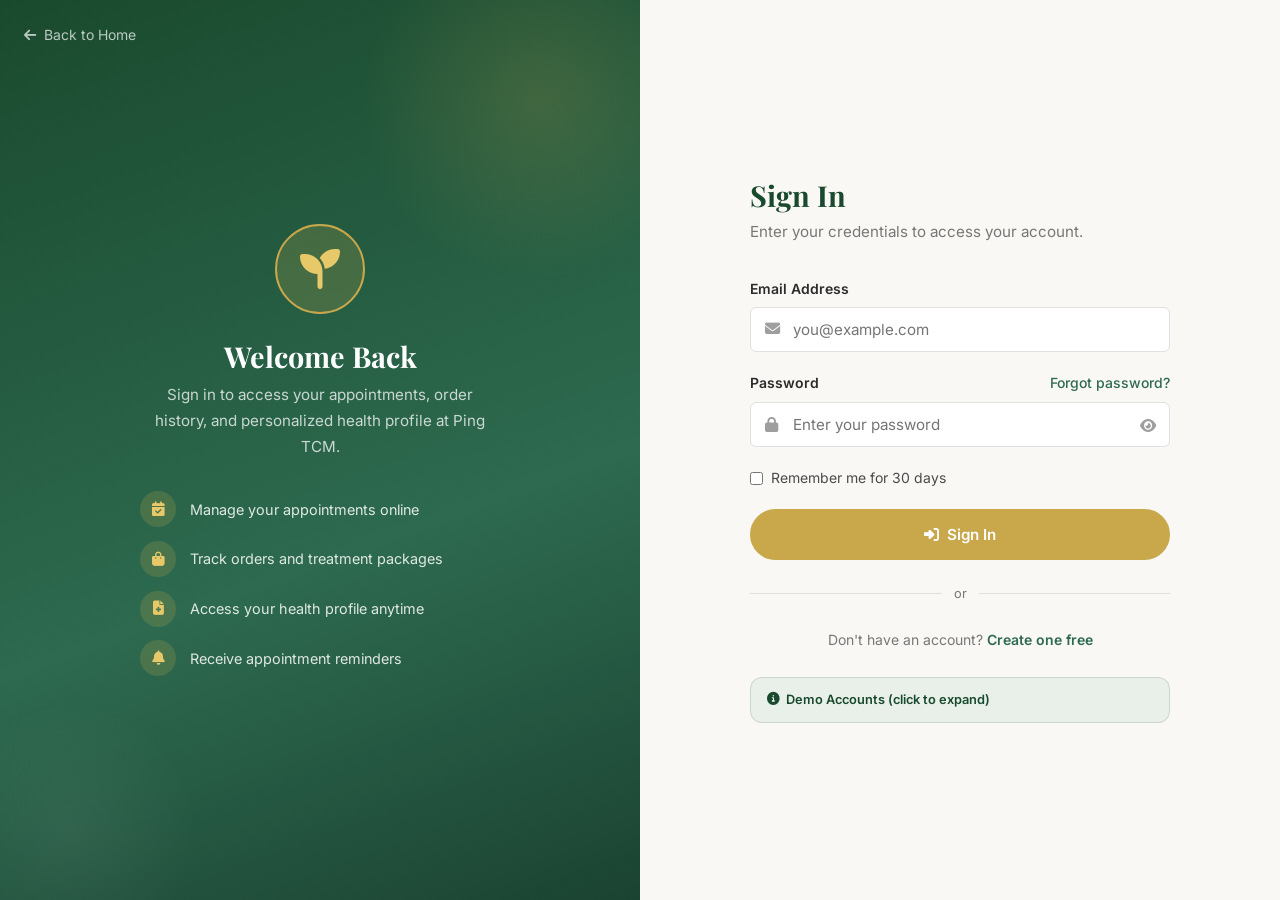
<file: login.html>
<!DOCTYPE html>
<html lang="en">
<head>
  <meta charset="UTF-8" />
  <meta name="viewport" content="width=device-width, initial-scale=1.0" />
  <title>Sign In – Ping TCM</title>
  <link rel="preconnect" href="https://fonts.googleapis.com" />
  <link rel="preconnect" href="https://fonts.gstatic.com" crossorigin />
  <link href="https://fonts.googleapis.com/css2?family=Playfair+Display:ital,wght@0,400;0,600;0,700;1,400&family=Inter:wght@300;400;500;600;700&display=swap" rel="stylesheet" />
  <link rel="stylesheet" href="https://cdnjs.cloudflare.com/ajax/libs/font-awesome/6.5.0/css/all.min.css" />
  <link rel="stylesheet" href="../styles/main.css" />
  <link rel="stylesheet" href="../styles/auth.css" />
</head>
<body>

<div class="notifications-container" id="notifications" aria-live="polite"></div>

<div class="auth-page">
  <!-- Left Panel -->
  <div class="auth-panel-left">
    <a href="../index.html" class="auth-back"><i class="fa-solid fa-arrow-left"></i> Back to Home</a>
    <div class="auth-brand">
      <div class="auth-brand-logo"><i class="fa-solid fa-seedling"></i></div>
      <h2>Welcome Back</h2>
      <p>Sign in to access your appointments, order history, and personalized health profile at Ping TCM.</p>
      <div class="auth-features">
        <div class="auth-feature">
          <div class="auth-feature-icon"><i class="fa-solid fa-calendar-check"></i></div>
          <span>Manage your appointments online</span>
        </div>
        <div class="auth-feature">
          <div class="auth-feature-icon"><i class="fa-solid fa-bag-shopping"></i></div>
          <span>Track orders and treatment packages</span>
        </div>
        <div class="auth-feature">
          <div class="auth-feature-icon"><i class="fa-solid fa-file-medical"></i></div>
          <span>Access your health profile anytime</span>
        </div>
        <div class="auth-feature">
          <div class="auth-feature-icon"><i class="fa-solid fa-bell"></i></div>
          <span>Receive appointment reminders</span>
        </div>
      </div>
    </div>
  </div>

  <!-- Right Panel -->
  <div class="auth-panel-right">
    <div class="auth-form-wrap">
      <h1>Sign In</h1>
      <p class="auth-subtitle">Enter your credentials to access your account.</p>

      <div class="auth-alert error" id="loginError" role="alert">
        <i class="fa-solid fa-circle-exclamation"></i>
        <span id="loginErrorMsg">Invalid email or password.</span>
      </div>
      <div class="auth-alert success" id="loginSuccess" role="alert">
        <i class="fa-solid fa-circle-check"></i>
        <span id="loginSuccessMsg">Login successful! Redirecting...</span>
      </div>

      <form id="login-form" novalidate>
        <div class="form-group">
          <label class="form-label" for="loginEmail">Email Address</label>
          <div class="input-icon-wrap">
            <i class="input-icon fa-solid fa-envelope"></i>
            <input type="email" id="loginEmail" name="email" class="form-control"
              placeholder="you@example.com" autocomplete="email" required />
          </div>
          <div class="form-error" id="emailError"></div>
        </div>

        <div class="form-group">
          <div class="form-meta">
            <label class="form-label" for="loginPassword" style="margin:0">Password</label>
            <a href="#" class="forgot-link" id="forgotLink">Forgot password?</a>
          </div>
          <div class="input-icon-wrap">
            <i class="input-icon fa-solid fa-lock"></i>
            <input type="password" id="loginPassword" name="password" class="form-control"
              placeholder="Enter your password" autocomplete="current-password" required />
            <button type="button" class="toggle-pass" id="togglePass" aria-label="Toggle password visibility">
              <i class="fa-solid fa-eye"></i>
            </button>
          </div>
          <div class="form-error" id="passwordError"></div>
        </div>

        <div class="form-group">
          <label class="form-check">
            <input type="checkbox" id="rememberMe" name="remember" />
            Remember me for 30 days
          </label>
        </div>

        <button type="submit" class="btn btn-primary" style="width:100%;justify-content:center;padding:.85rem;" id="loginBtn">
          <i class="fa-solid fa-right-to-bracket"></i> Sign In
        </button>
      </form>

      <div class="auth-divider"><hr /><span>or</span><hr /></div>

      <p class="auth-footer-text">
        Don't have an account? <a href="register.html">Create one free</a>
      </p>

      <!-- Demo Accounts -->
      <details class="demo-accounts">
        <summary><i class="fa-solid fa-circle-info"></i> Demo Accounts (click to expand)</summary>
        <div class="demo-accounts-body">
          <div class="demo-account">
            <span><strong>Admin:</strong> admin@pingtcm.com / Admin123!</span>
            <button class="demo-fill-btn" onclick="fillDemo('admin@pingtcm.com','Admin123!')">Fill</button>
          </div>
          <div class="demo-account">
            <span><strong>Superuser:</strong> super@pingtcm.com / Super123!</span>
            <button class="demo-fill-btn" onclick="fillDemo('super@pingtcm.com','Super123!')">Fill</button>
          </div>
          <div class="demo-account">
            <span><strong>User:</strong> Register a new account</span>
            <a href="register.html" class="demo-fill-btn">Register</a>
          </div>
        </div>
      </details>
    </div>
  </div>
</div>

<script src="../js/app.js"></script>
<script src="../js/auth.js"></script>
<script src="../js/nav.js"></script>
<script>
  // Toggle password visibility
  document.getElementById('togglePass').addEventListener('click', function () {
    const inp = document.getElementById('loginPassword');
    const icon = this.querySelector('i');
    if (inp.type === 'password') {
      inp.type = 'text';
      icon.className = 'fa-solid fa-eye-slash';
    } else {
      inp.type = 'password';
      icon.className = 'fa-solid fa-eye';
    }
  });

  // Forgot password
  document.getElementById('forgotLink').addEventListener('click', function (e) {
    e.preventDefault();
    if (window.Notify) Notify.info('Password reset: please contact info@pingtcm.com or call 919-491-8983.');
    else alert('Please contact info@pingtcm.com to reset your password.');
  });

  // Demo fill
  function fillDemo(email, pass) {
    document.getElementById('loginEmail').value = email;
    document.getElementById('loginPassword').value = pass;
  }
</script>
</body>
</html>
</file>
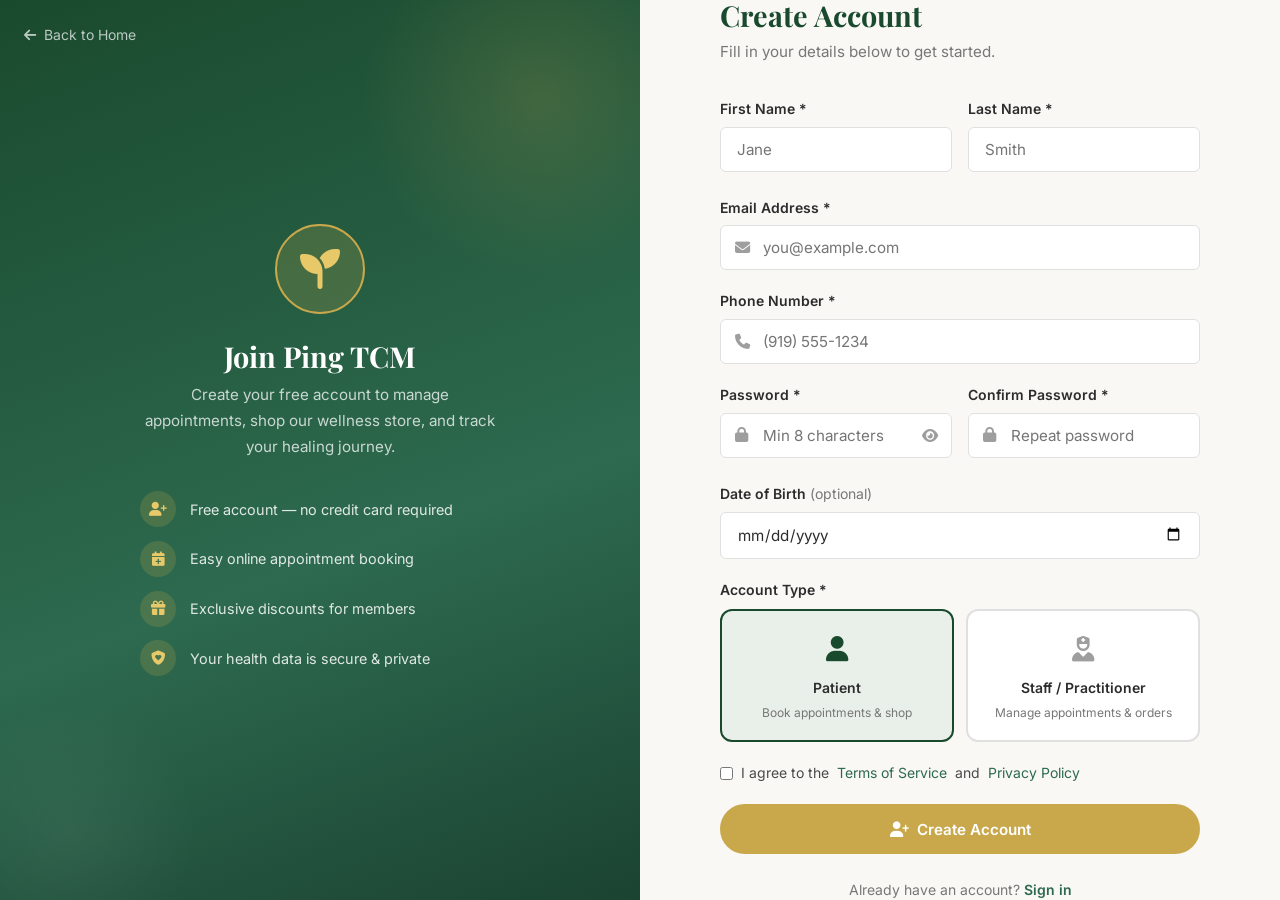
<file: register.html>
<!DOCTYPE html>
<html lang="en">
<head>
  <meta charset="UTF-8" />
  <meta name="viewport" content="width=device-width, initial-scale=1.0" />
  <title>Create Account – Ping TCM</title>
  <link rel="preconnect" href="https://fonts.googleapis.com" />
  <link rel="preconnect" href="https://fonts.gstatic.com" crossorigin />
  <link href="https://fonts.googleapis.com/css2?family=Playfair+Display:ital,wght@0,400;0,600;0,700;1,400&family=Inter:wght@300;400;500;600;700&display=swap" rel="stylesheet" />
  <link rel="stylesheet" href="https://cdnjs.cloudflare.com/ajax/libs/font-awesome/6.5.0/css/all.min.css" />
  <link rel="stylesheet" href="../styles/main.css" />
  <link rel="stylesheet" href="../styles/auth.css" />
</head>
<body>

<div class="notifications-container" id="notifications" aria-live="polite"></div>

<div class="auth-page">
  <!-- Left Panel -->
  <div class="auth-panel-left">
    <a href="../index.html" class="auth-back"><i class="fa-solid fa-arrow-left"></i> Back to Home</a>
    <div class="auth-brand">
      <div class="auth-brand-logo"><i class="fa-solid fa-seedling"></i></div>
      <h2>Join Ping TCM</h2>
      <p>Create your free account to manage appointments, shop our wellness store, and track your healing journey.</p>
      <div class="auth-features">
        <div class="auth-feature">
          <div class="auth-feature-icon"><i class="fa-solid fa-user-plus"></i></div>
          <span>Free account — no credit card required</span>
        </div>
        <div class="auth-feature">
          <div class="auth-feature-icon"><i class="fa-solid fa-calendar-plus"></i></div>
          <span>Easy online appointment booking</span>
        </div>
        <div class="auth-feature">
          <div class="auth-feature-icon"><i class="fa-solid fa-gift"></i></div>
          <span>Exclusive discounts for members</span>
        </div>
        <div class="auth-feature">
          <div class="auth-feature-icon"><i class="fa-solid fa-shield-heart"></i></div>
          <span>Your health data is secure &amp; private</span>
        </div>
      </div>
    </div>
  </div>

  <!-- Right Panel -->
  <div class="auth-panel-right">
    <div class="auth-form-wrap" style="max-width:480px;">
      <h1>Create Account</h1>
      <p class="auth-subtitle">Fill in your details below to get started.</p>

      <div class="auth-alert error" id="regError" role="alert">
        <i class="fa-solid fa-circle-exclamation"></i>
        <span id="regErrorMsg">Please fix the errors below.</span>
      </div>
      <div class="auth-alert success" id="regSuccess" role="alert">
        <i class="fa-solid fa-circle-check"></i>
        <span id="regSuccessMsg">Account created! Redirecting...</span>
      </div>

      <form id="register-form" novalidate>
        <!-- Name Row -->
        <div class="form-row">
          <div class="form-group">
            <label class="form-label" for="regFirstName">First Name *</label>
            <input type="text" id="regFirstName" name="firstName" class="form-control"
              placeholder="Jane" autocomplete="given-name" required />
            <div class="form-error" id="firstNameError"></div>
          </div>
          <div class="form-group">
            <label class="form-label" for="regLastName">Last Name *</label>
            <input type="text" id="regLastName" name="lastName" class="form-control"
              placeholder="Smith" autocomplete="family-name" required />
            <div class="form-error" id="lastNameError"></div>
          </div>
        </div>

        <div class="form-group">
          <label class="form-label" for="regEmail">Email Address *</label>
          <div class="input-icon-wrap">
            <i class="input-icon fa-solid fa-envelope"></i>
            <input type="email" id="regEmail" name="email" class="form-control"
              placeholder="you@example.com" autocomplete="email" required />
          </div>
          <div class="form-error" id="regEmailError"></div>
        </div>

        <div class="form-group">
          <label class="form-label" for="regPhone">Phone Number *</label>
          <div class="input-icon-wrap">
            <i class="input-icon fa-solid fa-phone"></i>
            <input type="tel" id="regPhone" name="phone" class="form-control"
              placeholder="(919) 555-1234" autocomplete="tel" required />
          </div>
          <div class="form-error" id="regPhoneError"></div>
        </div>

        <!-- Password Row -->
        <div class="form-row">
          <div class="form-group">
            <label class="form-label" for="regPassword">Password *</label>
            <div class="input-icon-wrap">
              <i class="input-icon fa-solid fa-lock"></i>
              <input type="password" id="regPassword" name="password" class="form-control"
                placeholder="Min 8 characters" autocomplete="new-password" required />
              <button type="button" class="toggle-pass" id="toggleRegPass" aria-label="Toggle password">
                <i class="fa-solid fa-eye"></i>
              </button>
            </div>
            <div class="pw-strength" id="pwStrength" style="display:none;">
              <div class="pw-strength-bar"><div class="pw-strength-fill" id="pwFill"></div></div>
              <span class="pw-strength-label" id="pwLabel"></span>
            </div>
            <div class="form-error" id="regPasswordError"></div>
          </div>
          <div class="form-group">
            <label class="form-label" for="regConfirm">Confirm Password *</label>
            <div class="input-icon-wrap">
              <i class="input-icon fa-solid fa-lock"></i>
              <input type="password" id="regConfirm" name="confirmPassword" class="form-control"
                placeholder="Repeat password" autocomplete="new-password" required />
            </div>
            <div class="form-error" id="regConfirmError"></div>
          </div>
        </div>

        <div class="form-group">
          <label class="form-label" for="regDob">Date of Birth <span style="color:var(--text-light);font-weight:400;">(optional)</span></label>
          <input type="date" id="regDob" name="dob" class="form-control" />
        </div>

        <!-- Role Selector -->
        <div class="form-group">
          <label class="form-label">Account Type *</label>
          <div class="role-selector">
            <label class="role-card selected" id="roleUserCard">
              <input type="radio" name="role" value="user" checked />
              <div class="role-card-icon"><i class="fa-solid fa-user"></i></div>
              <div class="role-card-title">Patient</div>
              <div class="role-card-desc">Book appointments &amp; shop</div>
            </label>
            <label class="role-card" id="roleSuperCard">
              <input type="radio" name="role" value="superuser" />
              <div class="role-card-icon"><i class="fa-solid fa-user-nurse"></i></div>
              <div class="role-card-title">Staff / Practitioner</div>
              <div class="role-card-desc">Manage appointments &amp; orders</div>
            </label>
          </div>
          <div class="form-error" id="regRoleError"></div>
        </div>

        <!-- Terms -->
        <div class="form-group">
          <label class="form-check">
            <input type="checkbox" id="regTerms" name="terms" required />
            I agree to the <a href="#" style="color:var(--green-mid)">Terms of Service</a> and <a href="#" style="color:var(--green-mid)">Privacy Policy</a>
          </label>
          <div class="form-error" id="regTermsError"></div>
        </div>

        <button type="submit" class="btn btn-primary" style="width:100%;justify-content:center;padding:.85rem;" id="registerBtn">
          <i class="fa-solid fa-user-plus"></i> Create Account
        </button>
      </form>

      <p class="auth-footer-text">
        Already have an account? <a href="login.html">Sign in</a>
      </p>
    </div>
  </div>
</div>

<script src="../js/app.js"></script>
<script src="../js/auth.js"></script>
<script src="../js/nav.js"></script>
<script>
  // Password visibility toggle
  document.getElementById('toggleRegPass').addEventListener('click', function () {
    const inp = document.getElementById('regPassword');
    const icon = this.querySelector('i');
    inp.type = inp.type === 'password' ? 'text' : 'password';
    icon.className = inp.type === 'text' ? 'fa-solid fa-eye-slash' : 'fa-solid fa-eye';
  });

  // Password strength indicator
  document.getElementById('regPassword').addEventListener('input', function () {
    const val = this.value;
    const wrap = document.getElementById('pwStrength');
    const fill = document.getElementById('pwFill');
    const label = document.getElementById('pwLabel');
    if (!val) { wrap.style.display = 'none'; return; }
    wrap.style.display = 'block';
    const hasUpper = /[A-Z]/.test(val);
    const hasNum   = /[0-9]/.test(val);
    const hasSpec  = /[^A-Za-z0-9]/.test(val);
    const long     = val.length >= 10;
    const score    = [val.length >= 8, hasUpper, hasNum, hasSpec, long].filter(Boolean).length;
    if (score <= 2) { fill.className = 'pw-strength-fill weak';   label.textContent = 'Weak'; }
    else if (score <= 3) { fill.className = 'pw-strength-fill fair'; label.textContent = 'Fair'; }
    else { fill.className = 'pw-strength-fill strong'; label.textContent = 'Strong'; }
  });

  // Role card selection
  document.querySelectorAll('.role-card').forEach(card => {
    card.addEventListener('click', () => {
      document.querySelectorAll('.role-card').forEach(c => c.classList.remove('selected'));
      card.classList.add('selected');
    });
  });
</script>
</body>
</html>
</file>
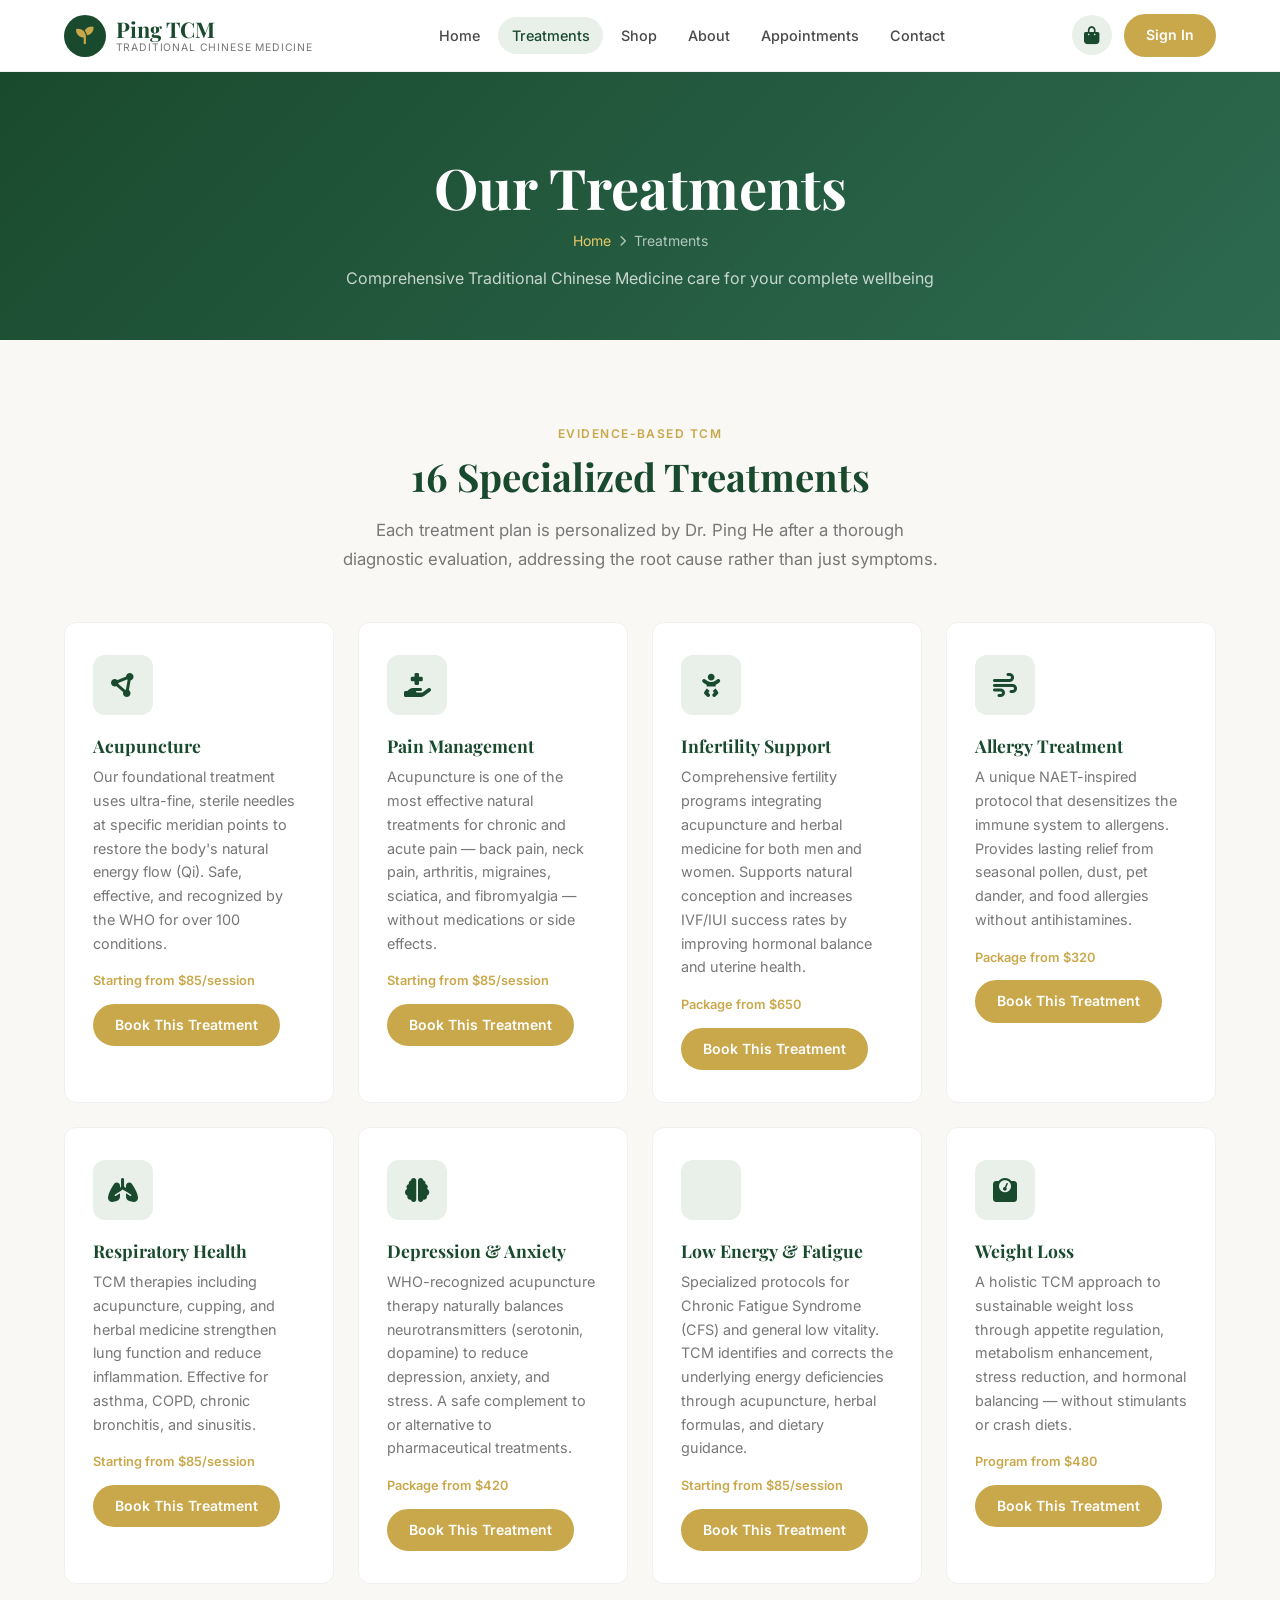
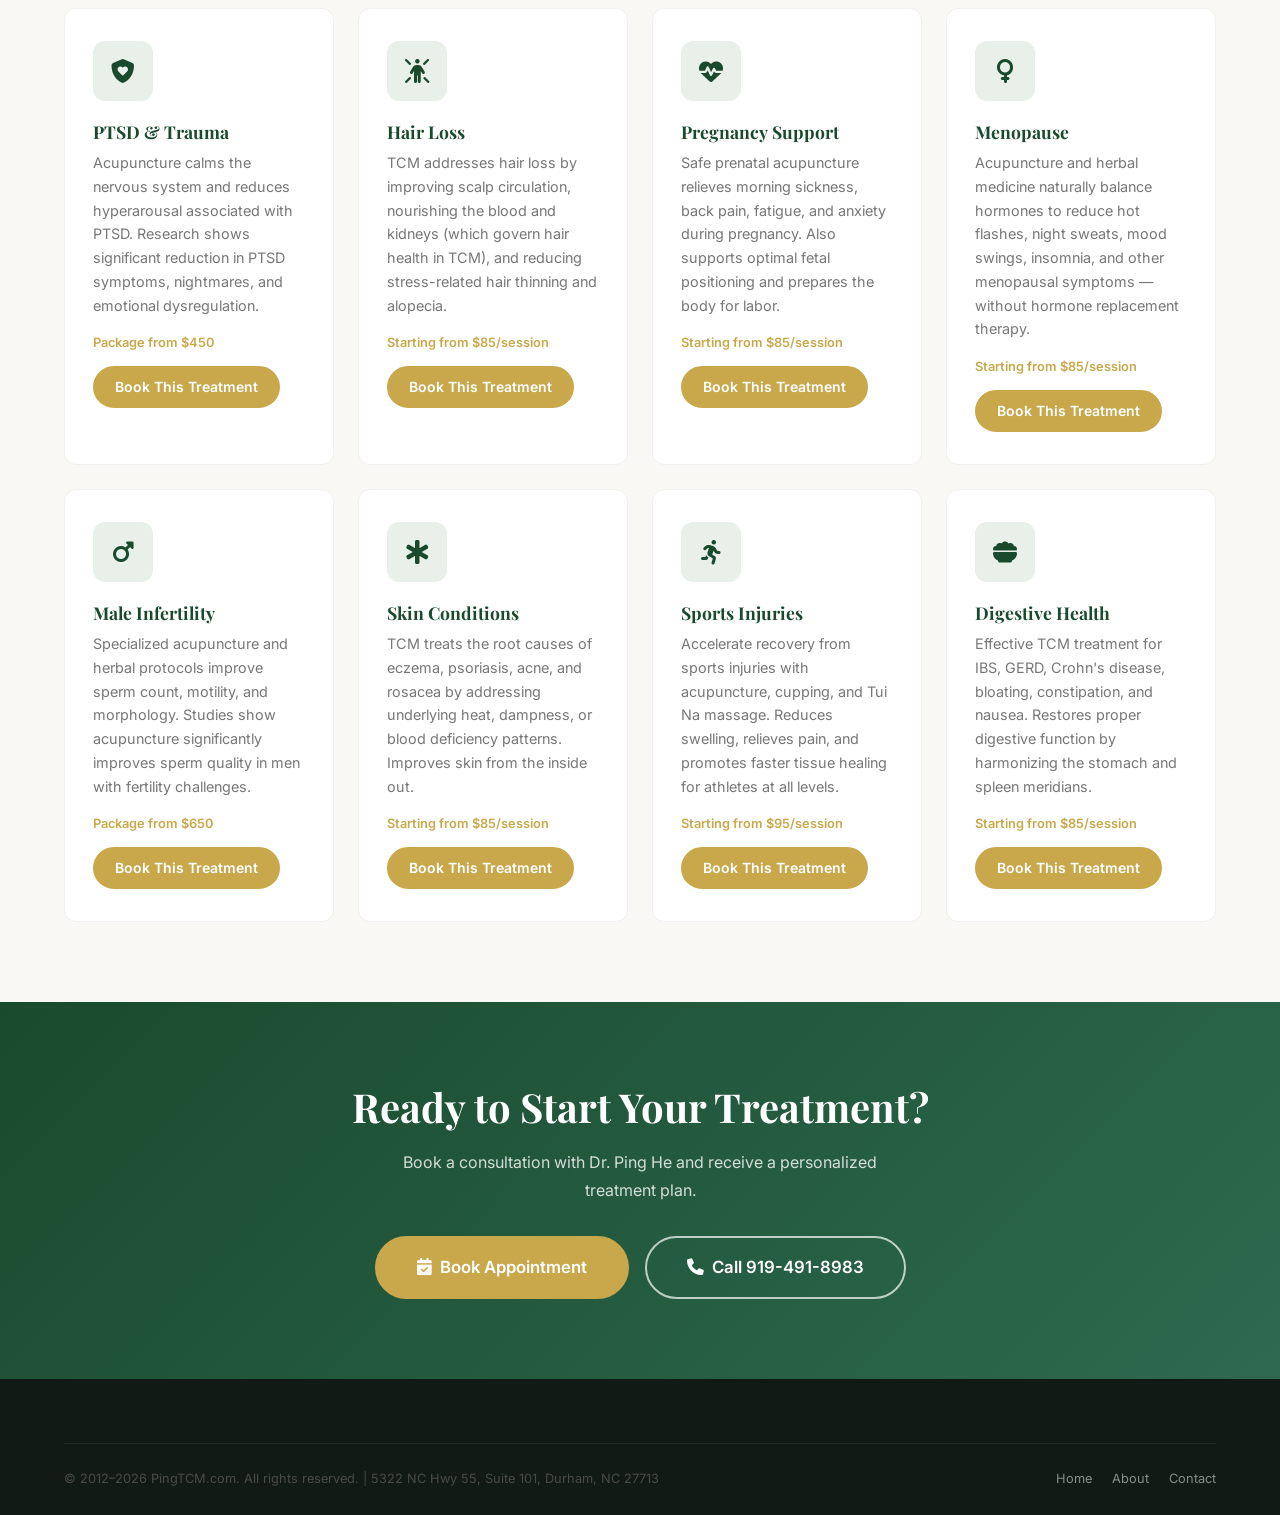
<file: treatments.html>
<!DOCTYPE html>
<html lang="en">
<head>
  <meta charset="UTF-8" />
  <meta name="viewport" content="width=device-width, initial-scale=1.0" />
  <title>Treatments – Ping TCM</title>
  <link rel="preconnect" href="https://fonts.googleapis.com" />
  <link rel="preconnect" href="https://fonts.gstatic.com" crossorigin />
  <link href="https://fonts.googleapis.com/css2?family=Playfair+Display:ital,wght@0,400;0,600;0,700;1,400&family=Inter:wght@300;400;500;600;700&display=swap" rel="stylesheet" />
  <link rel="stylesheet" href="https://cdnjs.cloudflare.com/ajax/libs/font-awesome/6.5.0/css/all.min.css" />
  <link rel="stylesheet" href="../styles/main.css" />
</head>
<body>
<div class="notifications-container" id="notifications" aria-live="polite"></div>
<nav class="navbar" id="navbar">
  <div class="nav-inner">
    <a href="../index.html" class="nav-logo"><div class="logo-icon"><i class="fa-solid fa-seedling"></i></div><span>Ping TCM<small>Traditional Chinese Medicine</small></span></a>
    <div class="nav-links" id="navLinks">
      <a href="../index.html">Home</a><a href="treatments.html" class="active">Treatments</a>
      <a href="shop.html">Shop</a><a href="about.html">About</a>
      <a href="appointments.html">Appointments</a><a href="contact.html">Contact</a>
    </div>
    <div class="nav-actions">
      <a href="cart.html" class="cart-btn" id="cartBtn"><i class="fa-solid fa-bag-shopping"></i><span class="cart-badge" id="cartBadge"></span></a>
      <div id="authNav"><a href="login.html" class="btn btn-primary btn-sm">Sign In</a></div>
      <button class="hamburger" id="hamburger" aria-label="Toggle menu" aria-expanded="false"><span></span><span></span><span></span></button>
    </div>
  </div>
</nav>

<div class="page-top">
  <div class="page-hero">
    <div class="container">
      <h1>Our Treatments</h1>
      <div class="breadcrumb"><a href="../index.html">Home</a><i class="fa-solid fa-chevron-right"></i><span>Treatments</span></div>
      <p style="color:rgba(255,255,255,.75);margin-top:.75rem;">Comprehensive Traditional Chinese Medicine care for your complete wellbeing</p>
    </div>
  </div>
</div>

<section class="section" style="background:var(--off-white)">
  <div class="container">
    <div class="text-center" style="margin-bottom:3rem;" data-animate>
      <span class="section-label">Evidence-Based TCM</span>
      <h2 class="section-title">16 Specialized Treatments</h2>
      <p class="section-subtitle">Each treatment plan is personalized by Dr. Ping He after a thorough diagnostic evaluation, addressing the root cause rather than just symptoms.</p>
    </div>

    <div class="services-grid">

      <div class="service-card" id="acupuncture" data-animate>
        <div class="service-icon"><i class="fa-solid fa-circle-nodes"></i></div>
        <h3>Acupuncture</h3>
        <p>Our foundational treatment uses ultra-fine, sterile needles at specific meridian points to restore the body's natural energy flow (Qi). Safe, effective, and recognized by the WHO for over 100 conditions.</p>
        <div style="font-size:.8rem;color:var(--gold);font-weight:600;margin-bottom:.75rem;">Starting from $85/session</div>
        <a href="appointments.html" class="btn btn-primary btn-sm">Book This Treatment</a>
      </div>

      <div class="service-card" id="pain" data-animate>
        <div class="service-icon"><i class="fa-solid fa-hand-holding-medical"></i></div>
        <h3>Pain Management</h3>
        <p>Acupuncture is one of the most effective natural treatments for chronic and acute pain — back pain, neck pain, arthritis, migraines, sciatica, and fibromyalgia — without medications or side effects.</p>
        <div style="font-size:.8rem;color:var(--gold);font-weight:600;margin-bottom:.75rem;">Starting from $85/session</div>
        <a href="appointments.html" class="btn btn-primary btn-sm">Book This Treatment</a>
      </div>

      <div class="service-card" id="infertility" data-animate>
        <div class="service-icon"><i class="fa-solid fa-baby"></i></div>
        <h3>Infertility Support</h3>
        <p>Comprehensive fertility programs integrating acupuncture and herbal medicine for both men and women. Supports natural conception and increases IVF/IUI success rates by improving hormonal balance and uterine health.</p>
        <div style="font-size:.8rem;color:var(--gold);font-weight:600;margin-bottom:.75rem;">Package from $650</div>
        <a href="appointments.html" class="btn btn-primary btn-sm">Book This Treatment</a>
      </div>

      <div class="service-card" id="allergy" data-animate>
        <div class="service-icon"><i class="fa-solid fa-wind"></i></div>
        <h3>Allergy Treatment</h3>
        <p>A unique NAET-inspired protocol that desensitizes the immune system to allergens. Provides lasting relief from seasonal pollen, dust, pet dander, and food allergies without antihistamines.</p>
        <div style="font-size:.8rem;color:var(--gold);font-weight:600;margin-bottom:.75rem;">Package from $320</div>
        <a href="appointments.html" class="btn btn-primary btn-sm">Book This Treatment</a>
      </div>

      <div class="service-card" id="respiratory" data-animate>
        <div class="service-icon"><i class="fa-solid fa-lungs"></i></div>
        <h3>Respiratory Health</h3>
        <p>TCM therapies including acupuncture, cupping, and herbal medicine strengthen lung function and reduce inflammation. Effective for asthma, COPD, chronic bronchitis, and sinusitis.</p>
        <div style="font-size:.8rem;color:var(--gold);font-weight:600;margin-bottom:.75rem;">Starting from $85/session</div>
        <a href="appointments.html" class="btn btn-primary btn-sm">Book This Treatment</a>
      </div>

      <div class="service-card" id="depression" data-animate>
        <div class="service-icon"><i class="fa-solid fa-brain"></i></div>
        <h3>Depression &amp; Anxiety</h3>
        <p>WHO-recognized acupuncture therapy naturally balances neurotransmitters (serotonin, dopamine) to reduce depression, anxiety, and stress. A safe complement to or alternative to pharmaceutical treatments.</p>
        <div style="font-size:.8rem;color:var(--gold);font-weight:600;margin-bottom:.75rem;">Package from $420</div>
        <a href="appointments.html" class="btn btn-primary btn-sm">Book This Treatment</a>
      </div>

      <div class="service-card" id="energy" data-animate>
        <div class="service-icon"><i class="fa-solid fa-battery-bolt"></i></div>
        <h3>Low Energy &amp; Fatigue</h3>
        <p>Specialized protocols for Chronic Fatigue Syndrome (CFS) and general low vitality. TCM identifies and corrects the underlying energy deficiencies through acupuncture, herbal formulas, and dietary guidance.</p>
        <div style="font-size:.8rem;color:var(--gold);font-weight:600;margin-bottom:.75rem;">Starting from $85/session</div>
        <a href="appointments.html" class="btn btn-primary btn-sm">Book This Treatment</a>
      </div>

      <div class="service-card" id="weight" data-animate>
        <div class="service-icon"><i class="fa-solid fa-weight-scale"></i></div>
        <h3>Weight Loss</h3>
        <p>A holistic TCM approach to sustainable weight loss through appetite regulation, metabolism enhancement, stress reduction, and hormonal balancing — without stimulants or crash diets.</p>
        <div style="font-size:.8rem;color:var(--gold);font-weight:600;margin-bottom:.75rem;">Program from $480</div>
        <a href="appointments.html" class="btn btn-primary btn-sm">Book This Treatment</a>
      </div>

      <div class="service-card" data-animate>
        <div class="service-icon"><i class="fa-solid fa-shield-heart"></i></div>
        <h3>PTSD &amp; Trauma</h3>
        <p>Acupuncture calms the nervous system and reduces hyperarousal associated with PTSD. Research shows significant reduction in PTSD symptoms, nightmares, and emotional dysregulation.</p>
        <div style="font-size:.8rem;color:var(--gold);font-weight:600;margin-bottom:.75rem;">Package from $450</div>
        <a href="appointments.html" class="btn btn-primary btn-sm">Book This Treatment</a>
      </div>

      <div class="service-card" data-animate>
        <div class="service-icon"><i class="fa-solid fa-person-rays"></i></div>
        <h3>Hair Loss</h3>
        <p>TCM addresses hair loss by improving scalp circulation, nourishing the blood and kidneys (which govern hair health in TCM), and reducing stress-related hair thinning and alopecia.</p>
        <div style="font-size:.8rem;color:var(--gold);font-weight:600;margin-bottom:.75rem;">Starting from $85/session</div>
        <a href="appointments.html" class="btn btn-primary btn-sm">Book This Treatment</a>
      </div>

      <div class="service-card" data-animate>
        <div class="service-icon"><i class="fa-solid fa-heart-pulse"></i></div>
        <h3>Pregnancy Support</h3>
        <p>Safe prenatal acupuncture relieves morning sickness, back pain, fatigue, and anxiety during pregnancy. Also supports optimal fetal positioning and prepares the body for labor.</p>
        <div style="font-size:.8rem;color:var(--gold);font-weight:600;margin-bottom:.75rem;">Starting from $85/session</div>
        <a href="appointments.html" class="btn btn-primary btn-sm">Book This Treatment</a>
      </div>

      <div class="service-card" data-animate>
        <div class="service-icon"><i class="fa-solid fa-venus"></i></div>
        <h3>Menopause</h3>
        <p>Acupuncture and herbal medicine naturally balance hormones to reduce hot flashes, night sweats, mood swings, insomnia, and other menopausal symptoms — without hormone replacement therapy.</p>
        <div style="font-size:.8rem;color:var(--gold);font-weight:600;margin-bottom:.75rem;">Starting from $85/session</div>
        <a href="appointments.html" class="btn btn-primary btn-sm">Book This Treatment</a>
      </div>

      <div class="service-card" data-animate>
        <div class="service-icon"><i class="fa-solid fa-mars"></i></div>
        <h3>Male Infertility</h3>
        <p>Specialized acupuncture and herbal protocols improve sperm count, motility, and morphology. Studies show acupuncture significantly improves sperm quality in men with fertility challenges.</p>
        <div style="font-size:.8rem;color:var(--gold);font-weight:600;margin-bottom:.75rem;">Package from $650</div>
        <a href="appointments.html" class="btn btn-primary btn-sm">Book This Treatment</a>
      </div>

      <div class="service-card" data-animate>
        <div class="service-icon"><i class="fa-solid fa-star-of-life"></i></div>
        <h3>Skin Conditions</h3>
        <p>TCM treats the root causes of eczema, psoriasis, acne, and rosacea by addressing underlying heat, dampness, or blood deficiency patterns. Improves skin from the inside out.</p>
        <div style="font-size:.8rem;color:var(--gold);font-weight:600;margin-bottom:.75rem;">Starting from $85/session</div>
        <a href="appointments.html" class="btn btn-primary btn-sm">Book This Treatment</a>
      </div>

      <div class="service-card" data-animate>
        <div class="service-icon"><i class="fa-solid fa-person-running"></i></div>
        <h3>Sports Injuries</h3>
        <p>Accelerate recovery from sports injuries with acupuncture, cupping, and Tui Na massage. Reduces swelling, relieves pain, and promotes faster tissue healing for athletes at all levels.</p>
        <div style="font-size:.8rem;color:var(--gold);font-weight:600;margin-bottom:.75rem;">Starting from $95/session</div>
        <a href="appointments.html" class="btn btn-primary btn-sm">Book This Treatment</a>
      </div>

      <div class="service-card" data-animate>
        <div class="service-icon"><i class="fa-solid fa-bowl-food"></i></div>
        <h3>Digestive Health</h3>
        <p>Effective TCM treatment for IBS, GERD, Crohn's disease, bloating, constipation, and nausea. Restores proper digestive function by harmonizing the stomach and spleen meridians.</p>
        <div style="font-size:.8rem;color:var(--gold);font-weight:600;margin-bottom:.75rem;">Starting from $85/session</div>
        <a href="appointments.html" class="btn btn-primary btn-sm">Book This Treatment</a>
      </div>

    </div>
  </div>
</section>

<section class="cta-section">
  <div class="container">
    <h2>Ready to Start Your Treatment?</h2>
    <p>Book a consultation with Dr. Ping He and receive a personalized treatment plan.</p>
    <div class="cta-actions">
      <a href="appointments.html" class="btn btn-primary btn-lg"><i class="fa-solid fa-calendar-check"></i> Book Appointment</a>
      <a href="contact.html" class="btn btn-outline-white btn-lg"><i class="fa-solid fa-phone"></i> Call 919-491-8983</a>
    </div>
  </div>
</section>

<footer class="footer">
  <div class="container">
    <div class="footer-bottom" style="padding-top:1.5rem;">
      <p>&copy; 2012–2026 PingTCM.com. All rights reserved. | 5322 NC Hwy 55, Suite 101, Durham, NC 27713</p>
      <div class="footer-bottom-links">
        <a href="../index.html">Home</a><a href="about.html">About</a><a href="contact.html">Contact</a>
      </div>
    </div>
  </div>
</footer>

<script src="../js/app.js"></script>
<script src="../js/auth.js"></script>
<script src="../js/nav.js"></script>
</body>
</html>
</file>
<file: styles/main.css>
/* =====================================================
   PING TCM - Main Stylesheet
   ===================================================== */

@import url('https://fonts.googleapis.com/css2?family=Playfair+Display:ital,wght@0,400;0,600;0,700;1,400&family=Inter:wght@300;400;500;600;700&display=swap');

/* ── CSS Variables ── */
:root {
  --green-dark:    #1a4a2e;
  --green-mid:     #2d6a4f;
  --green-light:   #52b788;
  --green-pale:    #e8f0e9;
  --gold:          #c9a84c;
  --gold-light:    #e8c96a;
  --gold-dark:     #a07830;
  --white:         #ffffff;
  --off-white:     #faf8f5;
  --grey-50:       #f8f9fa;
  --grey-100:      #f0f0f0;
  --grey-200:      #e0e0e0;
  --grey-400:      #9e9e9e;
  --grey-600:      #666666;
  --grey-800:      #333333;
  --text-dark:     #2c2c2c;
  --text-mid:      #4a4a4a;
  --text-light:    #777777;
  --danger:        #e53e3e;
  --success:       #38a169;
  --warning:       #d69e2e;
  --info:          #3182ce;

  --font-heading:  'Playfair Display', Georgia, serif;
  --font-body:     'Inter', system-ui, sans-serif;

  --shadow-sm:     0 1px 3px rgba(0,0,0,.08);
  --shadow-md:     0 4px 16px rgba(0,0,0,.10);
  --shadow-lg:     0 8px 32px rgba(0,0,0,.14);
  --shadow-xl:     0 16px 48px rgba(0,0,0,.18);

  --radius-sm:     6px;
  --radius-md:     12px;
  --radius-lg:     20px;
  --radius-full:   9999px;

  --transition:    .25s ease;
  --transition-slow: .45s ease;

  --nav-height:    72px;
  --container:     1200px;
}

/* ── Reset ── */
*, *::before, *::after { box-sizing: border-box; margin: 0; padding: 0; }
html { scroll-behavior: smooth; font-size: 16px; }
body {
  font-family: var(--font-body);
  color: var(--text-dark);
  background: var(--off-white);
  line-height: 1.6;
  overflow-x: hidden;
}
img { max-width: 100%; height: auto; display: block; }
a { color: inherit; text-decoration: none; }
ul, ol { list-style: none; }
button { cursor: pointer; border: none; background: none; font-family: inherit; }
input, textarea, select { font-family: inherit; }

/* ── Typography ── */
h1, h2, h3, h4, h5, h6 {
  font-family: var(--font-heading);
  line-height: 1.25;
  color: var(--text-dark);
}
h1 { font-size: clamp(2rem, 5vw, 3.5rem); }
h2 { font-size: clamp(1.6rem, 3.5vw, 2.5rem); }
h3 { font-size: clamp(1.2rem, 2.5vw, 1.8rem); }
h4 { font-size: 1.25rem; }
h5 { font-size: 1.1rem; }
p  { color: var(--text-mid); line-height: 1.75; }

.section-label {
  display: inline-block;
  font-size: .75rem;
  font-weight: 600;
  letter-spacing: .12em;
  text-transform: uppercase;
  color: var(--gold);
  margin-bottom: .5rem;
}
.section-title {
  font-family: var(--font-heading);
  font-size: clamp(1.6rem, 3vw, 2.4rem);
  color: var(--green-dark);
  margin-bottom: 1rem;
}
.section-subtitle {
  font-size: 1.05rem;
  color: var(--text-light);
  max-width: 600px;
  margin: 0 auto 2.5rem;
}
.text-center { text-align: center; }
.text-gold    { color: var(--gold); }
.text-green   { color: var(--green-dark); }
.text-white   { color: var(--white); }

/* ── Layout Utilities ── */
.container {
  max-width: var(--container);
  margin: 0 auto;
  padding: 0 1.5rem;
}
.section { padding: 5rem 0; }
.section-sm { padding: 3rem 0; }
.grid-2 { display: grid; grid-template-columns: 1fr 1fr; gap: 2rem; }
.grid-3 { display: grid; grid-template-columns: repeat(3, 1fr); gap: 2rem; }
.grid-4 { display: grid; grid-template-columns: repeat(4, 1fr); gap: 1.5rem; }
.flex { display: flex; }
.flex-center { display: flex; align-items: center; justify-content: center; }
.flex-between { display: flex; align-items: center; justify-content: space-between; }
.flex-col { display: flex; flex-direction: column; }
.gap-1 { gap: .5rem; }
.gap-2 { gap: 1rem; }
.gap-3 { gap: 1.5rem; }

/* ── Buttons ── */
.btn {
  display: inline-flex;
  align-items: center;
  gap: .5rem;
  padding: .75rem 1.75rem;
  border-radius: var(--radius-full);
  font-size: .95rem;
  font-weight: 600;
  transition: all var(--transition);
  cursor: pointer;
  border: 2px solid transparent;
  white-space: nowrap;
}
.btn-primary {
  background: var(--gold);
  color: var(--white);
  border-color: var(--gold);
}
.btn-primary:hover {
  background: var(--gold-dark);
  border-color: var(--gold-dark);
  transform: translateY(-2px);
  box-shadow: 0 6px 20px rgba(201,168,76,.35);
}
.btn-secondary {
  background: transparent;
  color: var(--green-dark);
  border-color: var(--green-dark);
}
.btn-secondary:hover {
  background: var(--green-dark);
  color: var(--white);
  transform: translateY(-2px);
}
.btn-white {
  background: var(--white);
  color: var(--green-dark);
  border-color: var(--white);
}
.btn-white:hover {
  background: var(--off-white);
  transform: translateY(-2px);
  box-shadow: 0 6px 20px rgba(0,0,0,.15);
}
.btn-outline-white {
  background: transparent;
  color: var(--white);
  border-color: rgba(255,255,255,.7);
}
.btn-outline-white:hover {
  background: rgba(255,255,255,.12);
  border-color: var(--white);
}
.btn-sm  { padding: .5rem 1.25rem; font-size: .875rem; }
.btn-lg  { padding: 1rem 2.5rem; font-size: 1.05rem; }
.btn-icon { width: 42px; height: 42px; padding: 0; border-radius: 50%; justify-content: center; }
.btn-danger { background: var(--danger); color: #fff; border-color: var(--danger); }
.btn-danger:hover { background: #c53030; border-color: #c53030; }
.btn-success { background: var(--success); color: #fff; border-color: var(--success); }
.btn:disabled { opacity: .55; cursor: not-allowed; transform: none !important; }


/* ── Navigation ── */
.navbar {
  position: fixed;
  top: 0; left: 0; right: 0;
  height: var(--nav-height);
  background: rgba(255,255,255,.97);
  backdrop-filter: blur(12px);
  border-bottom: 1px solid rgba(26,74,46,.08);
  z-index: 1000;
  transition: box-shadow var(--transition);
}
.navbar.scrolled { box-shadow: var(--shadow-md); }
.nav-inner {
  max-width: var(--container);
  margin: 0 auto;
  padding: 0 1.5rem;
  height: 100%;
  display: flex;
  align-items: center;
  justify-content: space-between;
  gap: 1rem;
}
.nav-logo {
  display: flex;
  align-items: center;
  gap: .6rem;
  font-family: var(--font-heading);
  font-size: 1.35rem;
  font-weight: 700;
  color: var(--green-dark);
}
.nav-logo .logo-icon {
  width: 42px; height: 42px;
  background: var(--green-dark);
  border-radius: 50%;
  display: flex; align-items: center; justify-content: center;
  color: var(--gold);
  font-size: 1.1rem;
  flex-shrink: 0;
}
.nav-logo span { line-height: 1.1; }
.nav-logo small { display: block; font-family: var(--font-body); font-size: .65rem; font-weight: 400; color: var(--text-light); letter-spacing: .08em; text-transform: uppercase; }
.nav-links {
  display: flex;
  align-items: center;
  gap: .25rem;
}
.nav-links a {
  padding: .45rem .85rem;
  border-radius: var(--radius-full);
  font-size: .9rem;
  font-weight: 500;
  color: var(--text-mid);
  transition: all var(--transition);
  white-space: nowrap;
}
.nav-links a:hover,
.nav-links a.active {
  color: var(--green-dark);
  background: var(--green-pale);
}
.nav-actions {
  display: flex;
  align-items: center;
  gap: .75rem;
}
.cart-btn {
  position: relative;
  width: 40px; height: 40px;
  border-radius: 50%;
  display: flex; align-items: center; justify-content: center;
  background: var(--green-pale);
  color: var(--green-dark);
  font-size: 1.1rem;
  transition: all var(--transition);
}
.cart-btn:hover { background: var(--green-dark); color: var(--white); }
.cart-badge {
  position: absolute;
  top: -4px; right: -4px;
  min-width: 18px; height: 18px;
  background: var(--gold);
  color: var(--white);
  font-size: .65rem;
  font-weight: 700;
  border-radius: var(--radius-full);
  display: flex; align-items: center; justify-content: center;
  padding: 0 4px;
  display: none;
}
.cart-badge.visible { display: flex; }
.user-menu-btn {
  display: flex;
  align-items: center;
  gap: .5rem;
  padding: .4rem .75rem;
  border-radius: var(--radius-full);
  background: var(--green-pale);
  color: var(--green-dark);
  font-size: .875rem;
  font-weight: 600;
  transition: all var(--transition);
}
.user-menu-btn:hover { background: var(--green-dark); color: var(--white); }
.user-avatar {
  width: 28px; height: 28px;
  border-radius: 50%;
  background: var(--green-dark);
  color: var(--white);
  display: flex; align-items: center; justify-content: center;
  font-size: .75rem;
  font-weight: 700;
}
/* dropdown */
.dropdown { position: relative; }
.dropdown-menu {
  position: absolute;
  top: calc(100% + 8px);
  right: 0;
  min-width: 200px;
  background: var(--white);
  border-radius: var(--radius-md);
  box-shadow: var(--shadow-lg);
  border: 1px solid var(--grey-200);
  overflow: hidden;
  opacity: 0;
  visibility: hidden;
  transform: translateY(-8px);
  transition: all var(--transition);
  z-index: 100;
}
.dropdown:hover .dropdown-menu,
.dropdown.open .dropdown-menu {
  opacity: 1;
  visibility: visible;
  transform: translateY(0);
}
.dropdown-menu a, .dropdown-menu button {
  display: flex;
  align-items: center;
  gap: .6rem;
  width: 100%;
  padding: .7rem 1rem;
  font-size: .875rem;
  color: var(--text-mid);
  transition: background var(--transition);
  text-align: left;
}
.dropdown-menu a:hover, .dropdown-menu button:hover { background: var(--green-pale); color: var(--green-dark); }
.dropdown-menu .divider { height: 1px; background: var(--grey-200); margin: .25rem 0; }
.hamburger {
  display: none;
  flex-direction: column;
  gap: 5px;
  width: 36px; height: 36px;
  align-items: center;
  justify-content: center;
  border-radius: var(--radius-sm);
  background: var(--green-pale);
}
.hamburger span {
  display: block;
  width: 20px; height: 2px;
  background: var(--green-dark);
  border-radius: 2px;
  transition: all var(--transition);
}
.hamburger.open span:nth-child(1) { transform: translateY(7px) rotate(45deg); }
.hamburger.open span:nth-child(2) { opacity: 0; }
.hamburger.open span:nth-child(3) { transform: translateY(-7px) rotate(-45deg); }

/* ── Page Offset ── */
.page-top { padding-top: var(--nav-height); }

/* ── Hero ── */
.hero {
  min-height: 100vh;
  background: linear-gradient(135deg, var(--green-dark) 0%, #2d6a4f 50%, #1b4332 100%);
  display: flex;
  align-items: center;
  position: relative;
  overflow: hidden;
}
.hero::before {
  content: '';
  position: absolute;
  inset: 0;
  background: url("data:image/svg+xml,%3Csvg width='60' height='60' viewBox='0 0 60 60' xmlns='http://www.w3.org/2000/svg'%3E%3Cg fill='none' fill-rule='evenodd'%3E%3Cg fill='%23ffffff' fill-opacity='0.03'%3E%3Cpath d='M36 34v-4h-2v4h-4v2h4v4h2v-4h4v-2h-4zm0-30V0h-2v4h-4v2h4v4h2V6h4V4h-4zM6 34v-4H4v4H0v2h4v4h2v-4h4v-2H6zM6 4V0H4v4H0v2h4v4h2V6h4V4H6z'/%3E%3C/g%3E%3C/g%3E%3C/svg%3E");
}
.hero-pattern {
  position: absolute;
  top: -100px; right: -100px;
  width: 600px; height: 600px;
  border-radius: 50%;
  background: radial-gradient(circle, rgba(201,168,76,.15) 0%, transparent 70%);
  pointer-events: none;
}
.hero-content {
  position: relative;
  z-index: 1;
  max-width: var(--container);
  margin: 0 auto;
  padding: 0 1.5rem;
  display: grid;
  grid-template-columns: 1fr 1fr;
  gap: 4rem;
  align-items: center;
  width: 100%;
}
.hero-text { color: var(--white); }
.hero-eyebrow {
  display: inline-flex;
  align-items: center;
  gap: .5rem;
  font-size: .8rem;
  letter-spacing: .15em;
  text-transform: uppercase;
  color: var(--gold-light);
  margin-bottom: 1.25rem;
}
.hero-title {
  font-family: var(--font-heading);
  font-size: clamp(2.2rem, 5vw, 3.8rem);
  line-height: 1.15;
  color: var(--white);
  margin-bottom: 1.25rem;
}
.hero-title em { color: var(--gold-light); font-style: italic; }
.hero-subtitle {
  font-size: 1.1rem;
  color: rgba(255,255,255,.82);
  line-height: 1.7;
  margin-bottom: 2rem;
  max-width: 500px;
}
.hero-actions { display: flex; gap: 1rem; flex-wrap: wrap; }
.hero-badges {
  display: flex;
  gap: 1.5rem;
  margin-top: 2.5rem;
  flex-wrap: wrap;
}
.hero-badge {
  display: flex;
  align-items: center;
  gap: .5rem;
  color: rgba(255,255,255,.8);
  font-size: .875rem;
}
.hero-badge i { color: var(--gold-light); }
.hero-visual {
  display: flex;
  align-items: center;
  justify-content: center;
}
.hero-card {
  background: rgba(255,255,255,.1);
  backdrop-filter: blur(16px);
  border: 1px solid rgba(255,255,255,.2);
  border-radius: var(--radius-lg);
  padding: 2.5rem;
  text-align: center;
  color: var(--white);
  max-width: 340px;
  width: 100%;
}
.hero-card .clinic-logo-large {
  width: 100px; height: 100px;
  border-radius: 50%;
  background: rgba(201,168,76,.2);
  border: 2px solid var(--gold);
  display: flex; align-items: center; justify-content: center;
  font-size: 2.5rem;
  color: var(--gold-light);
  margin: 0 auto 1.25rem;
}
.hero-card h3 { color: var(--white); font-size: 1.4rem; margin-bottom: .25rem; }
.hero-card p  { color: rgba(255,255,255,.75); font-size: .9rem; margin-bottom: 1.5rem; }
.hero-stats-grid { display: grid; grid-template-columns: 1fr 1fr; gap: 1rem; }
.hero-stat { background: rgba(255,255,255,.08); border-radius: var(--radius-md); padding: .75rem; }
.hero-stat strong { display: block; font-size: 1.4rem; color: var(--gold-light); }
.hero-stat span { font-size: .75rem; color: rgba(255,255,255,.7); }

/* Stats Bar */
.stats-bar {
  background: var(--green-dark);
  padding: 2rem 0;
  color: var(--white);
}
.stats-grid {
  display: grid;
  grid-template-columns: repeat(4, 1fr);
  gap: 1rem;
  text-align: center;
}
.stat-item strong { display: block; font-size: 2rem; font-family: var(--font-heading); color: var(--gold-light); }
.stat-item span   { font-size: .85rem; color: rgba(255,255,255,.75); }


/* ── Services Section ── */
.services-section { background: var(--off-white); }
.services-grid {
  display: grid;
  grid-template-columns: repeat(auto-fill, minmax(260px, 1fr));
  gap: 1.5rem;
}
.service-card {
  background: var(--white);
  border-radius: var(--radius-md);
  padding: 2rem 1.75rem;
  border: 1px solid var(--grey-100);
  transition: all var(--transition);
  cursor: pointer;
  position: relative;
  overflow: hidden;
}
.service-card::before {
  content: '';
  position: absolute;
  bottom: 0; left: 0; right: 0;
  height: 3px;
  background: linear-gradient(90deg, var(--green-dark), var(--gold));
  transform: scaleX(0);
  transform-origin: left;
  transition: transform var(--transition);
}
.service-card:hover { transform: translateY(-6px); box-shadow: var(--shadow-lg); border-color: var(--green-pale); }
.service-card:hover::before { transform: scaleX(1); }
.service-icon {
  width: 60px; height: 60px;
  border-radius: var(--radius-md);
  background: var(--green-pale);
  display: flex; align-items: center; justify-content: center;
  font-size: 1.5rem;
  color: var(--green-dark);
  margin-bottom: 1.25rem;
  transition: all var(--transition);
}
.service-card:hover .service-icon { background: var(--green-dark); color: var(--gold); }
.service-card h3 { font-size: 1.1rem; color: var(--green-dark); margin-bottom: .5rem; }
.service-card p  { font-size: .9rem; color: var(--text-light); line-height: 1.65; margin-bottom: 1rem; }
.service-link { font-size: .875rem; font-weight: 600; color: var(--green-mid); display: inline-flex; align-items: center; gap: .3rem; transition: gap var(--transition); }
.service-link:hover { gap: .6rem; }

/* ── Featured Products ── */
.featured-products { background: var(--green-pale); }
.products-preview-grid {
  display: grid;
  grid-template-columns: repeat(auto-fill, minmax(240px, 1fr));
  gap: 1.5rem;
}
.product-preview-card {
  background: var(--white);
  border-radius: var(--radius-md);
  overflow: hidden;
  border: 1px solid var(--grey-100);
  transition: all var(--transition);
}
.product-preview-card:hover { transform: translateY(-4px); box-shadow: var(--shadow-lg); }
.product-img {
  height: 200px;
  background: linear-gradient(135deg, var(--green-pale), var(--green-light));
  display: flex; align-items: center; justify-content: center;
  font-size: 3rem;
  position: relative;
}
.product-badge {
  position: absolute;
  top: .75rem; left: .75rem;
  background: var(--gold);
  color: var(--white);
  font-size: .7rem;
  font-weight: 700;
  padding: .25rem .6rem;
  border-radius: var(--radius-full);
  text-transform: uppercase;
  letter-spacing: .05em;
}
.product-body { padding: 1.25rem; }
.product-body h4 { font-size: .95rem; color: var(--text-dark); margin-bottom: .25rem; }
.product-body .price { font-size: 1.1rem; font-weight: 700; color: var(--green-dark); margin-bottom: .75rem; }
.stars { display: flex; gap: 2px; color: var(--gold); font-size: .8rem; margin-bottom: .5rem; }
.stars span { color: var(--text-light); font-size: .75rem; margin-left: .25rem; }

/* ── About / Doctor Section ── */
.about-section { background: var(--white); }
.about-grid { display: grid; grid-template-columns: 1fr 1.4fr; gap: 4rem; align-items: center; }
.about-image-wrap { position: relative; }
.doctor-img-placeholder {
  width: 100%;
  aspect-ratio: 4/5;
  background: linear-gradient(135deg, var(--green-dark) 0%, var(--green-mid) 100%);
  border-radius: var(--radius-lg);
  display: flex; align-items: center; justify-content: center;
  font-size: 5rem;
  color: rgba(255,255,255,.3);
  position: relative;
  overflow: hidden;
}
.doctor-badge {
  position: absolute;
  bottom: -20px; right: -20px;
  background: var(--gold);
  color: var(--white);
  padding: 1rem 1.5rem;
  border-radius: var(--radius-md);
  text-align: center;
  box-shadow: var(--shadow-lg);
}
.doctor-badge strong { display: block; font-size: 1.5rem; }
.doctor-badge span   { font-size: .75rem; }
.about-content .credentials { display: flex; flex-wrap: wrap; gap: .75rem; margin: 1.5rem 0; }
.credential-tag {
  display: inline-flex; align-items: center; gap: .4rem;
  background: var(--green-pale);
  color: var(--green-dark);
  padding: .35rem .85rem;
  border-radius: var(--radius-full);
  font-size: .8rem;
  font-weight: 500;
}

/* ── Testimonials ── */
.testimonials-section { background: var(--off-white); }
.testimonials-grid {
  display: grid;
  grid-template-columns: repeat(auto-fill, minmax(300px, 1fr));
  gap: 1.5rem;
}
.testimonial-card {
  background: var(--white);
  border-radius: var(--radius-md);
  padding: 2rem;
  border: 1px solid var(--grey-100);
  position: relative;
}
.testimonial-card::before {
  content: '"';
  position: absolute;
  top: 1rem; right: 1.5rem;
  font-family: var(--font-heading);
  font-size: 5rem;
  color: var(--green-pale);
  line-height: 1;
}
.testimonial-text { font-style: italic; color: var(--text-mid); margin-bottom: 1.5rem; font-size: .95rem; }
.testimonial-author { display: flex; align-items: center; gap: .75rem; }
.author-avatar {
  width: 44px; height: 44px;
  border-radius: 50%;
  background: var(--green-dark);
  display: flex; align-items: center; justify-content: center;
  color: var(--white);
  font-weight: 700;
}
.author-name  { font-weight: 600; font-size: .9rem; }
.author-label { font-size: .8rem; color: var(--text-light); }

/* ── CTA Section ── */
.cta-section {
  background: linear-gradient(135deg, var(--green-dark), #2d6a4f);
  color: var(--white);
  text-align: center;
  padding: 5rem 0;
}
.cta-section h2 { color: var(--white); margin-bottom: 1rem; }
.cta-section p  { color: rgba(255,255,255,.8); max-width: 520px; margin: 0 auto 2rem; }
.cta-actions { display: flex; gap: 1rem; justify-content: center; flex-wrap: wrap; }

/* ── Contact Strip ── */
.contact-strip { background: var(--green-dark); padding: 2.5rem 0; }
.contact-strip-grid {
  display: grid;
  grid-template-columns: repeat(4, 1fr);
  gap: 1rem;
  text-align: center;
}
.contact-strip-item i    { font-size: 1.5rem; color: var(--gold); margin-bottom: .5rem; }
.contact-strip-item strong { display: block; color: var(--white); font-size: .875rem; margin-bottom: .2rem; }
.contact-strip-item span  { color: rgba(255,255,255,.65); font-size: .85rem; }

/* ── Footer ── */
.footer { background: #111a14; color: rgba(255,255,255,.7); padding: 4rem 0 1.5rem; }
.footer-grid {
  display: grid;
  grid-template-columns: 1.4fr 1fr 1fr 1fr;
  gap: 2.5rem;
  margin-bottom: 3rem;
}
.footer-brand p { font-size: .875rem; margin: 1rem 0 1.5rem; line-height: 1.7; }
.footer-logo { color: var(--white); font-family: var(--font-heading); font-size: 1.35rem; display: flex; align-items: center; gap: .5rem; margin-bottom: .5rem; }
.social-links { display: flex; gap: .75rem; }
.social-link {
  width: 36px; height: 36px;
  border-radius: 50%;
  background: rgba(255,255,255,.08);
  color: rgba(255,255,255,.65);
  display: flex; align-items: center; justify-content: center;
  font-size: .9rem;
  transition: all var(--transition);
}
.social-link:hover { background: var(--gold); color: var(--white); }
.footer-col h4 { color: var(--white); font-family: var(--font-body); font-size: .9rem; font-weight: 700; margin-bottom: 1.25rem; text-transform: uppercase; letter-spacing: .08em; }
.footer-links { display: flex; flex-direction: column; gap: .5rem; }
.footer-links a { font-size: .875rem; color: rgba(255,255,255,.65); transition: color var(--transition); }
.footer-links a:hover { color: var(--gold); }
.footer-bottom { border-top: 1px solid rgba(255,255,255,.08); padding-top: 1.5rem; display: flex; justify-content: space-between; align-items: center; flex-wrap: wrap; gap: .75rem; }
.footer-bottom p { font-size: .8rem; }
.footer-bottom-links { display: flex; gap: 1.25rem; }
.footer-bottom-links a { font-size: .8rem; color: rgba(255,255,255,.5); transition: color var(--transition); }
.footer-bottom-links a:hover { color: var(--gold); }

/* ── Page Hero (inner pages) ── */
.page-hero {
  background: linear-gradient(135deg, var(--green-dark) 0%, var(--green-mid) 100%);
  padding: 5rem 0 3rem;
  color: var(--white);
  text-align: center;
}
.page-hero h1 { color: var(--white); margin-bottom: .5rem; }
.breadcrumb { display: flex; justify-content: center; align-items: center; gap: .5rem; font-size: .875rem; color: rgba(255,255,255,.65); margin-top: .5rem; }
.breadcrumb a { color: var(--gold-light); }
.breadcrumb i  { font-size: .7rem; }

/* ── Notifications / Toasts ── */
.notifications-container {
  position: fixed;
  top: 5rem; right: 1.5rem;
  z-index: 9999;
  display: flex;
  flex-direction: column;
  gap: .75rem;
  pointer-events: none;
}
.toast {
  display: flex;
  align-items: center;
  gap: .75rem;
  background: var(--white);
  border-radius: var(--radius-md);
  padding: 1rem 1.25rem;
  box-shadow: var(--shadow-xl);
  border-left: 4px solid var(--grey-400);
  min-width: 280px;
  max-width: 360px;
  pointer-events: all;
  animation: slideInRight .3s ease;
}
.toast.success { border-color: var(--success); }
.toast.error   { border-color: var(--danger); }
.toast.warning { border-color: var(--warning); }
.toast.info    { border-color: var(--info); }
.toast-icon    { font-size: 1.1rem; }
.toast.success .toast-icon { color: var(--success); }
.toast.error   .toast-icon { color: var(--danger); }
.toast.warning .toast-icon { color: var(--warning); }
.toast.info    .toast-icon { color: var(--info); }
.toast-message { flex: 1; font-size: .875rem; color: var(--text-dark); }
.toast-close   { color: var(--grey-400); font-size: .8rem; cursor: pointer; background: none; border: none; padding: 0; }
.toast-close:hover { color: var(--text-dark); }

/* ── Page Loader ── */
.page-loader {
  position: fixed; inset: 0;
  background: var(--green-dark);
  z-index: 99999;
  display: flex; align-items: center; justify-content: center;
  flex-direction: column;
  gap: 1rem;
  transition: opacity .4s ease;
}
.page-loader.hidden { opacity: 0; pointer-events: none; }
.loader-logo { font-family: var(--font-heading); font-size: 2rem; color: var(--white); }
.loader-logo span { color: var(--gold); }
.spinner {
  width: 40px; height: 40px;
  border: 3px solid rgba(255,255,255,.2);
  border-top-color: var(--gold);
  border-radius: 50%;
  animation: spin .8s linear infinite;
}

/* ── Forms ── */
.form-group { margin-bottom: 1.25rem; }
.form-label { display: block; font-size: .875rem; font-weight: 600; color: var(--text-dark); margin-bottom: .4rem; }
.form-control {
  width: 100%;
  padding: .75rem 1rem;
  border: 1.5px solid var(--grey-200);
  border-radius: var(--radius-sm);
  font-size: .95rem;
  color: var(--text-dark);
  background: var(--white);
  transition: border-color var(--transition), box-shadow var(--transition);
  outline: none;
}
.form-control:focus {
  border-color: var(--green-mid);
  box-shadow: 0 0 0 3px rgba(45,106,79,.12);
}
.form-control.error { border-color: var(--danger); }
.form-error { font-size: .8rem; color: var(--danger); margin-top: .3rem; }
.form-hint  { font-size: .8rem; color: var(--text-light); margin-top: .3rem; }
textarea.form-control { resize: vertical; min-height: 100px; }
select.form-control { cursor: pointer; }
.form-row { display: grid; grid-template-columns: 1fr 1fr; gap: 1rem; }

/* ── Animations ── */
@keyframes spin          { to { transform: rotate(360deg); } }
@keyframes fadeIn        { from { opacity: 0; } to { opacity: 1; } }
@keyframes slideInRight  { from { opacity: 0; transform: translateX(30px); } to { opacity: 1; transform: translateX(0); } }
@keyframes slideInUp     { from { opacity: 0; transform: translateY(30px); } to { opacity: 1; transform: translateY(0); } }
@keyframes pulse         { 0%,100% { transform: scale(1); } 50% { transform: scale(1.04); } }

[data-animate] { opacity: 0; transform: translateY(24px); transition: opacity .55s ease, transform .55s ease; }
[data-animate].animated { opacity: 1; transform: translateY(0); }

/* ── Responsive ── */
@media (max-width: 1024px) {
  .grid-4       { grid-template-columns: repeat(2, 1fr); }
  .footer-grid  { grid-template-columns: 1fr 1fr; }
  .about-grid   { grid-template-columns: 1fr 1.2fr; gap: 2.5rem; }
  .hero-content { grid-template-columns: 1fr; gap: 2rem; }
  .hero-visual  { display: none; }
  .stats-grid   { grid-template-columns: repeat(2, 1fr); }
  .contact-strip-grid { grid-template-columns: repeat(2, 1fr); }
}
@media (max-width: 768px) {
  :root { --nav-height: 64px; }
  .nav-links      { display: none; position: fixed; top: var(--nav-height); left: 0; right: 0; background: var(--white); padding: 1.5rem; flex-direction: column; align-items: flex-start; border-bottom: 1px solid var(--grey-200); box-shadow: var(--shadow-md); gap: .25rem; }
  .nav-links.open { display: flex; }
  .hamburger      { display: flex; }
  .grid-2, .grid-3, .grid-4, .about-grid { grid-template-columns: 1fr; }
  .form-row       { grid-template-columns: 1fr; }
  .footer-grid    { grid-template-columns: 1fr; }
  .footer-bottom  { flex-direction: column; text-align: center; }
  .hero-actions   { flex-direction: column; align-items: flex-start; }
  .stats-grid     { grid-template-columns: repeat(2, 1fr); }
  .contact-strip-grid { grid-template-columns: 1fr 1fr; }
  .cta-actions    { flex-direction: column; align-items: center; }
}
@media (max-width: 480px) {
  .stats-grid { grid-template-columns: 1fr 1fr; }
  .contact-strip-grid { grid-template-columns: 1fr; }
  .btn-lg { padding: .85rem 1.75rem; }
}


/* ── Doctor Photo ── */
.doctor-img-placeholder {
  position: relative;  /* ensure badge stays anchored */
}
.doctor-img-placeholder img {
  display: block;
  width: 100%;
  height: 100%;
  object-fit: cover;
  object-position: top center;
  border-radius: var(--radius-lg);
}
</file>
<file: styles/shop.css>
/* =====================================================
   PING TCM - Shop / Cart / Checkout Stylesheet
   ===================================================== */

/* ── Shop Layout ── */
.shop-layout {
  display: grid;
  grid-template-columns: 260px 1fr;
  gap: 2rem;
  align-items: start;
  padding: 3rem 0;
}
.shop-sidebar {
  background: var(--white);
  border-radius: var(--radius-md);
  padding: 1.5rem;
  border: 1px solid var(--grey-100);
  position: sticky;
  top: calc(var(--nav-height) + 1rem);
}
.sidebar-section { margin-bottom: 2rem; }
.sidebar-section:last-child { margin-bottom: 0; }
.sidebar-title {
  font-size: .85rem;
  font-weight: 700;
  text-transform: uppercase;
  letter-spacing: .08em;
  color: var(--text-dark);
  margin-bottom: 1rem;
  padding-bottom: .5rem;
  border-bottom: 1px solid var(--grey-100);
}

/* Category filter */
.filter-options { display: flex; flex-direction: column; gap: .4rem; }
.filter-option {
  display: flex;
  align-items: center;
  gap: .6rem;
  padding: .5rem .75rem;
  border-radius: var(--radius-sm);
  cursor: pointer;
  font-size: .875rem;
  color: var(--text-mid);
  transition: all var(--transition);
}
.filter-option:hover     { background: var(--green-pale); color: var(--green-dark); }
.filter-option.active    { background: var(--green-dark); color: var(--white); }
.filter-option .count    { margin-left: auto; font-size: .75rem; background: var(--grey-100); color: var(--text-light); padding: .1rem .45rem; border-radius: var(--radius-full); }
.filter-option.active .count { background: rgba(255,255,255,.2); color: rgba(255,255,255,.85); }

/* Price range */
.price-range-inputs { display: grid; grid-template-columns: 1fr 1fr; gap: .5rem; }
.price-input-group { display: flex; flex-direction: column; gap: .25rem; }
.price-input-group label { font-size: .75rem; color: var(--text-light); }
.price-input-group input { padding: .45rem .75rem; border: 1.5px solid var(--grey-200); border-radius: var(--radius-sm); font-size: .875rem; width: 100%; outline: none; }
.price-input-group input:focus { border-color: var(--green-mid); }

/* Rating filter */
.rating-filters { display: flex; flex-direction: column; gap: .4rem; }
.rating-filter {
  display: flex;
  align-items: center;
  gap: .5rem;
  cursor: pointer;
  padding: .35rem .75rem;
  border-radius: var(--radius-sm);
  transition: background var(--transition);
}
.rating-filter:hover { background: var(--green-pale); }
.rating-filter input { accent-color: var(--green-dark); }
.rating-filter .stars { font-size: .75rem; }

/* ── Shop Main ── */
.shop-main {}
.shop-controls {
  display: flex;
  align-items: center;
  justify-content: space-between;
  gap: 1rem;
  margin-bottom: 1.5rem;
  flex-wrap: wrap;
}
.search-bar {
  position: relative;
  flex: 1;
  min-width: 200px;
  max-width: 380px;
}
.search-bar i {
  position: absolute;
  left: .9rem; top: 50%;
  transform: translateY(-50%);
  color: var(--grey-400);
  font-size: .9rem;
}
.search-bar input {
  width: 100%;
  padding: .65rem 1rem .65rem 2.5rem;
  border: 1.5px solid var(--grey-200);
  border-radius: var(--radius-full);
  font-size: .9rem;
  outline: none;
  transition: border-color var(--transition);
}
.search-bar input:focus { border-color: var(--green-mid); }
.sort-controls { display: flex; align-items: center; gap: .75rem; }
.sort-controls label { font-size: .875rem; color: var(--text-light); white-space: nowrap; }
.sort-select {
  padding: .55rem .9rem;
  border: 1.5px solid var(--grey-200);
  border-radius: var(--radius-sm);
  font-size: .875rem;
  outline: none;
  cursor: pointer;
}
.results-count { font-size: .875rem; color: var(--text-light); }

/* Product Grid */
.products-grid {
  display: grid;
  grid-template-columns: repeat(auto-fill, minmax(230px, 1fr));
  gap: 1.5rem;
}
.product-card {
  background: var(--white);
  border-radius: var(--radius-md);
  border: 1px solid var(--grey-100);
  overflow: hidden;
  transition: all var(--transition);
  display: flex;
  flex-direction: column;
}
.product-card:hover { transform: translateY(-5px); box-shadow: var(--shadow-lg); }
.product-card-img {
  height: 200px;
  background: linear-gradient(135deg, var(--green-pale), #c8e6c9);
  display: flex; align-items: center; justify-content: center;
  font-size: 3.5rem;
  position: relative;
  overflow: hidden;
}
.product-card-img img { width: 100%; height: 100%; object-fit: cover; }
.product-cat-badge {
  position: absolute;
  top: .6rem; left: .6rem;
  font-size: .68rem;
  font-weight: 700;
  text-transform: uppercase;
  letter-spacing: .06em;
  padding: .2rem .55rem;
  border-radius: var(--radius-full);
}
.product-cat-badge.service { background: var(--green-dark); color: var(--white); }
.product-cat-badge.product { background: var(--gold); color: var(--white); }
.wishlist-btn {
  position: absolute;
  top: .6rem; right: .6rem;
  width: 32px; height: 32px;
  border-radius: 50%;
  background: rgba(255,255,255,.9);
  display: flex; align-items: center; justify-content: center;
  color: var(--grey-400);
  font-size: .85rem;
  transition: all var(--transition);
  cursor: pointer;
  border: none;
}
.wishlist-btn:hover, .wishlist-btn.active { color: var(--danger); background: var(--white); }
.product-card-body { padding: 1.1rem; flex: 1; display: flex; flex-direction: column; }
.product-card-body h4 { font-size: .925rem; color: var(--text-dark); margin-bottom: .3rem; font-family: var(--font-body); font-weight: 600; line-height: 1.3; }
.product-stars { display: flex; align-items: center; gap: .25rem; margin-bottom: .5rem; }
.product-stars .stars { font-size: .72rem; }
.product-stars .review-count { font-size: .72rem; color: var(--text-light); }
.product-desc { font-size: .8rem; color: var(--text-light); margin-bottom: .85rem; flex: 1; line-height: 1.55; display: -webkit-box; -webkit-line-clamp: 2; -webkit-box-orient: vertical; overflow: hidden; }
.product-footer { display: flex; align-items: center; justify-content: space-between; gap: .5rem; }
.product-price { font-size: 1.05rem; font-weight: 700; color: var(--green-dark); }
.add-to-cart-btn {
  padding: .45rem .9rem;
  background: var(--green-dark);
  color: var(--white);
  border-radius: var(--radius-full);
  font-size: .8rem;
  font-weight: 600;
  border: none;
  cursor: pointer;
  transition: all var(--transition);
  display: flex; align-items: center; gap: .3rem;
}
.add-to-cart-btn:hover { background: var(--green-mid); transform: scale(1.03); }
.add-to-cart-btn.added { background: var(--success); }
.out-of-stock { font-size: .8rem; color: var(--danger); font-weight: 500; }

/* Pagination */
.pagination { display: flex; justify-content: center; gap: .5rem; margin-top: 2.5rem; }
.page-btn {
  width: 38px; height: 38px;
  border-radius: 50%;
  display: flex; align-items: center; justify-content: center;
  font-size: .875rem;
  font-weight: 600;
  border: 1.5px solid var(--grey-200);
  color: var(--text-mid);
  cursor: pointer;
  transition: all var(--transition);
  background: var(--white);
}
.page-btn:hover, .page-btn.active { background: var(--green-dark); color: var(--white); border-color: var(--green-dark); }

/* ── Cart Page ── */
.cart-layout {
  display: grid;
  grid-template-columns: 1fr 360px;
  gap: 2rem;
  padding: 3rem 0;
  align-items: start;
}
.cart-table { width: 100%; border-collapse: collapse; }
.cart-table th { text-align: left; padding: .75rem 1rem; font-size: .8rem; font-weight: 700; text-transform: uppercase; letter-spacing: .06em; color: var(--text-light); border-bottom: 2px solid var(--grey-100); }
.cart-table td { padding: 1.1rem 1rem; border-bottom: 1px solid var(--grey-100); vertical-align: middle; }
.cart-item-info { display: flex; align-items: center; gap: 1rem; }
.cart-item-img {
  width: 70px; height: 70px;
  border-radius: var(--radius-sm);
  background: var(--green-pale);
  display: flex; align-items: center; justify-content: center;
  font-size: 1.75rem;
  flex-shrink: 0;
  overflow: hidden;
}
.cart-item-img img { width: 100%; height: 100%; object-fit: cover; }
.cart-item-name { font-weight: 600; font-size: .9rem; color: var(--text-dark); }
.cart-item-cat  { font-size: .75rem; color: var(--text-light); margin-top: .2rem; }
.qty-control { display: flex; align-items: center; gap: .5rem; }
.qty-btn {
  width: 30px; height: 30px;
  border-radius: 50%;
  border: 1.5px solid var(--grey-200);
  background: var(--white);
  cursor: pointer;
  display: flex; align-items: center; justify-content: center;
  font-size: .875rem;
  color: var(--text-mid);
  transition: all var(--transition);
}
.qty-btn:hover { border-color: var(--green-dark); color: var(--green-dark); }
.qty-value { font-weight: 700; font-size: .95rem; min-width: 24px; text-align: center; }
.remove-btn { color: var(--danger); background: none; border: none; cursor: pointer; font-size: .875rem; padding: .3rem; transition: opacity var(--transition); }
.remove-btn:hover { opacity: .7; }
.cart-empty { text-align: center; padding: 4rem 0; }
.cart-empty i { font-size: 4rem; color: var(--grey-200); margin-bottom: 1rem; }
.cart-empty h3 { color: var(--text-light); font-size: 1.25rem; margin-bottom: 1rem; }

/* Cart Summary */
.cart-summary-card {
  background: var(--white);
  border-radius: var(--radius-md);
  padding: 1.75rem;
  border: 1px solid var(--grey-100);
  position: sticky;
  top: calc(var(--nav-height) + 1rem);
}
.cart-summary-card h3 { font-size: 1.1rem; margin-bottom: 1.5rem; color: var(--green-dark); }
.summary-row { display: flex; justify-content: space-between; font-size: .9rem; margin-bottom: .75rem; }
.summary-row.total { font-weight: 700; font-size: 1.05rem; color: var(--text-dark); padding-top: .75rem; border-top: 2px solid var(--grey-100); margin-top: .25rem; }
.summary-row.discount { color: var(--success); }
.coupon-form { display: flex; gap: .5rem; margin: 1.25rem 0; }
.coupon-input { flex: 1; padding: .6rem .85rem; border: 1.5px solid var(--grey-200); border-radius: var(--radius-sm); font-size: .875rem; outline: none; }
.coupon-input:focus { border-color: var(--green-mid); }
.coupon-btn { padding: .6rem 1rem; background: var(--green-dark); color: var(--white); border-radius: var(--radius-sm); font-size: .825rem; font-weight: 600; border: none; cursor: pointer; white-space: nowrap; }
.checkout-btn { width: 100%; padding: .9rem; background: var(--gold); color: var(--white); border-radius: var(--radius-full); font-weight: 700; font-size: 1rem; border: none; cursor: pointer; transition: all var(--transition); margin-top: .75rem; }
.checkout-btn:hover { background: var(--gold-dark); transform: translateY(-2px); box-shadow: 0 6px 20px rgba(201,168,76,.3); }

/* ── Checkout ── */
.checkout-layout { display: grid; grid-template-columns: 1fr 360px; gap: 2rem; padding: 3rem 0; align-items: start; }
.checkout-steps { display: flex; align-items: center; gap: 0; margin-bottom: 2.5rem; }
.checkout-step {
  display: flex;
  align-items: center;
  gap: .6rem;
  flex: 1;
}
.step-num {
  width: 36px; height: 36px;
  border-radius: 50%;
  background: var(--grey-100);
  color: var(--text-light);
  display: flex; align-items: center; justify-content: center;
  font-weight: 700;
  font-size: .875rem;
  flex-shrink: 0;
  transition: all var(--transition);
}
.step-label { font-size: .8rem; font-weight: 600; color: var(--text-light); transition: color var(--transition); }
.checkout-step.active .step-num   { background: var(--green-dark); color: var(--white); }
.checkout-step.active .step-label { color: var(--green-dark); }
.checkout-step.done .step-num     { background: var(--success); color: var(--white); }
.checkout-step.done .step-label   { color: var(--success); }
.step-connector { flex: 1; height: 2px; background: var(--grey-200); margin: 0 .5rem; }
.checkout-step.done + .step-connector { background: var(--success); }
.checkout-form-section { display: none; }
.checkout-form-section.active { display: block; }
.checkout-form-section h3 { color: var(--green-dark); margin-bottom: 1.5rem; font-size: 1.25rem; }
.form-actions { display: flex; gap: 1rem; margin-top: 1.5rem; }

/* Payment */
.card-field-row { display: grid; grid-template-columns: 1fr 1fr; gap: 1rem; }
.payment-icons { display: flex; gap: .75rem; margin-bottom: 1rem; font-size: 1.5rem; color: var(--grey-400); }

/* Order success */
.order-success { text-align: center; padding: 3rem 1rem; }
.order-success .success-icon { font-size: 4rem; color: var(--success); margin-bottom: 1rem; }
.order-success h2 { color: var(--green-dark); margin-bottom: .5rem; }
.order-number { font-size: .875rem; color: var(--text-light); margin-bottom: 2rem; }
.order-number strong { color: var(--gold); font-size: 1rem; }

/* ── Responsive ── */
@media (max-width: 900px) {
  .shop-layout { grid-template-columns: 1fr; }
  .shop-sidebar { position: static; }
  .cart-layout, .checkout-layout { grid-template-columns: 1fr; }
  .cart-summary-card { position: static; }
}
@media (max-width: 600px) {
  .products-grid { grid-template-columns: repeat(auto-fill, minmax(160px, 1fr)); }
  .product-card-img { height: 160px; font-size: 2.5rem; }
  .cart-table thead { display: none; }
  .cart-table td { display: block; padding: .5rem 0; border: none; }
  .cart-table tr { display: block; border-bottom: 1px solid var(--grey-100); padding: .75rem 0; }
}
</file>
<file: styles/dashboard.css>
/* =====================================================
   PING TCM - Dashboard / Admin Stylesheet
   ===================================================== */

/* ── Dashboard Shell ── */
.dashboard-shell {
  display: flex;
  min-height: 100vh;
  background: var(--grey-50);
}

/* ── Sidebar ── */
.dash-sidebar {
  width: 260px;
  background: var(--green-dark);
  display: flex;
  flex-direction: column;
  flex-shrink: 0;
  position: fixed;
  top: 0; left: 0; bottom: 0;
  overflow-y: auto;
  z-index: 200;
  transition: transform var(--transition);
}
.dash-sidebar.collapsed { width: 72px; }
.sidebar-header {
  padding: 1.25rem 1rem;
  border-bottom: 1px solid rgba(255,255,255,.08);
  display: flex;
  align-items: center;
  justify-content: space-between;
  gap: .75rem;
}
.sidebar-logo {
  display: flex;
  align-items: center;
  gap: .6rem;
  color: var(--white);
  font-family: var(--font-heading);
  font-size: 1.1rem;
  overflow: hidden;
  white-space: nowrap;
}
.sidebar-logo .logo-icon {
  width: 38px; height: 38px;
  background: rgba(201,168,76,.2);
  border: 1.5px solid var(--gold);
  border-radius: 50%;
  display: flex; align-items: center; justify-content: center;
  color: var(--gold);
  flex-shrink: 0;
  font-size: .9rem;
}
.sidebar-toggle {
  color: rgba(255,255,255,.5);
  font-size: .9rem;
  cursor: pointer;
  width: 28px; height: 28px;
  border-radius: 50%;
  display: flex; align-items: center; justify-content: center;
  transition: all var(--transition);
  background: none;
  border: none;
  flex-shrink: 0;
}
.sidebar-toggle:hover { background: rgba(255,255,255,.1); color: var(--white); }
.sidebar-user {
  padding: 1.1rem 1rem;
  border-bottom: 1px solid rgba(255,255,255,.08);
  display: flex;
  align-items: center;
  gap: .75rem;
  overflow: hidden;
}
.sidebar-user-avatar {
  width: 40px; height: 40px;
  border-radius: 50%;
  background: var(--gold);
  display: flex; align-items: center; justify-content: center;
  font-weight: 700;
  color: var(--white);
  font-size: .9rem;
  flex-shrink: 0;
}
.sidebar-user-info { overflow: hidden; }
.sidebar-user-name  { color: var(--white); font-size: .875rem; font-weight: 600; white-space: nowrap; overflow: hidden; text-overflow: ellipsis; }
.sidebar-user-role  { font-size: .72rem; color: var(--gold-light); text-transform: capitalize; }
.sidebar-nav { padding: .75rem 0; flex: 1; }
.sidebar-nav-group { margin-bottom: .25rem; }
.sidebar-nav-label { font-size: .68rem; font-weight: 700; text-transform: uppercase; letter-spacing: .1em; color: rgba(255,255,255,.35); padding: .75rem 1.1rem .35rem; }
.sidebar-link {
  display: flex;
  align-items: center;
  gap: .75rem;
  padding: .7rem 1.1rem;
  color: rgba(255,255,255,.7);
  font-size: .875rem;
  font-weight: 500;
  transition: all var(--transition);
  cursor: pointer;
  position: relative;
  white-space: nowrap;
  overflow: hidden;
  background: none;
  border: none;
  width: 100%;
  text-align: left;
}
.sidebar-link i { font-size: .95rem; width: 18px; flex-shrink: 0; text-align: center; }
.sidebar-link:hover { background: rgba(255,255,255,.06); color: var(--white); }
.sidebar-link.active { background: rgba(201,168,76,.18); color: var(--white); }
.sidebar-link.active::before { content: ''; position: absolute; left: 0; top: 0; bottom: 0; width: 3px; background: var(--gold); border-radius: 0 2px 2px 0; }
.sidebar-link .badge { margin-left: auto; background: var(--gold); color: var(--white); font-size: .65rem; font-weight: 700; padding: .15rem .45rem; border-radius: var(--radius-full); }
.sidebar-footer { padding: 1rem; border-top: 1px solid rgba(255,255,255,.08); }

/* ── Main Content ── */
.dash-main {
  flex: 1;
  margin-left: 260px;
  display: flex;
  flex-direction: column;
  min-height: 100vh;
  transition: margin-left var(--transition);
}
.dash-main.expanded { margin-left: 72px; }

/* Topbar */
.dash-topbar {
  height: 64px;
  background: var(--white);
  border-bottom: 1px solid var(--grey-100);
  display: flex;
  align-items: center;
  justify-content: space-between;
  padding: 0 2rem;
  position: sticky;
  top: 0;
  z-index: 100;
  box-shadow: var(--shadow-sm);
}
.topbar-left { display: flex; align-items: center; gap: 1rem; }
.topbar-menu-btn { color: var(--text-mid); font-size: 1.1rem; display: none; background: none; border: none; cursor: pointer; }
.topbar-title { font-size: 1.1rem; font-weight: 600; color: var(--text-dark); }
.topbar-right { display: flex; align-items: center; gap: .75rem; }
.topbar-btn {
  width: 38px; height: 38px;
  border-radius: 50%;
  background: var(--grey-50);
  border: 1px solid var(--grey-200);
  display: flex; align-items: center; justify-content: center;
  color: var(--text-mid);
  font-size: .9rem;
  cursor: pointer;
  transition: all var(--transition);
  position: relative;
}
.topbar-btn:hover { background: var(--green-pale); color: var(--green-dark); border-color: var(--green-pale); }
.notif-dot { position: absolute; top: 6px; right: 6px; width: 8px; height: 8px; border-radius: 50%; background: var(--danger); }
.topbar-user { display: flex; align-items: center; gap: .6rem; cursor: pointer; padding: .3rem .75rem; border-radius: var(--radius-full); transition: background var(--transition); }
.topbar-user:hover { background: var(--grey-50); }
.topbar-user-name { font-size: .875rem; font-weight: 600; color: var(--text-dark); }
.topbar-role-badge { font-size: .7rem; font-weight: 700; padding: .15rem .5rem; border-radius: var(--radius-full); text-transform: capitalize; }
.topbar-role-badge.admin     { background: #fef3c7; color: #92400e; }
.topbar-role-badge.superuser { background: #dbeafe; color: #1e40af; }
.topbar-role-badge.user      { background: var(--green-pale); color: var(--green-dark); }

/* ── Dash Content Area ── */
.dash-content { padding: 2rem; flex: 1; }
.dash-section { display: none; }
.dash-section.active { display: block; }
.dash-page-header { margin-bottom: 2rem; }
.dash-page-header h1 { font-size: 1.5rem; color: var(--text-dark); margin-bottom: .25rem; }
.dash-page-header p  { font-size: .9rem; color: var(--text-light); }

/* ── Stat Cards ── */
.stat-cards-grid { display: grid; grid-template-columns: repeat(4, 1fr); gap: 1.25rem; margin-bottom: 2rem; }
.stat-card {
  background: var(--white);
  border-radius: var(--radius-md);
  padding: 1.5rem;
  border: 1px solid var(--grey-100);
  display: flex;
  align-items: flex-start;
  gap: 1rem;
  transition: box-shadow var(--transition);
}
.stat-card:hover { box-shadow: var(--shadow-md); }
.stat-card-icon {
  width: 50px; height: 50px;
  border-radius: var(--radius-md);
  display: flex; align-items: center; justify-content: center;
  font-size: 1.25rem;
  flex-shrink: 0;
}
.stat-card-icon.green   { background: var(--green-pale); color: var(--green-dark); }
.stat-card-icon.gold    { background: #fef9ec; color: var(--gold-dark); }
.stat-card-icon.blue    { background: #ebf5ff; color: var(--info); }
.stat-card-icon.purple  { background: #f3e8ff; color: #7c3aed; }
.stat-card-body { flex: 1; }
.stat-card-value { font-size: 1.75rem; font-weight: 700; color: var(--text-dark); font-family: var(--font-heading); line-height: 1.1; }
.stat-card-label { font-size: .8rem; color: var(--text-light); margin-top: .2rem; }
.stat-card-change { font-size: .75rem; margin-top: .35rem; display: flex; align-items: center; gap: .25rem; }
.stat-card-change.up   { color: var(--success); }
.stat-card-change.down { color: var(--danger); }

/* ── Data Tables ── */
.data-table-wrap { background: var(--white); border-radius: var(--radius-md); border: 1px solid var(--grey-100); overflow: hidden; }
.data-table-header { display: flex; align-items: center; justify-content: space-between; padding: 1.25rem 1.5rem; border-bottom: 1px solid var(--grey-100); flex-wrap: wrap; gap: .75rem; }
.data-table-header h3 { font-size: 1rem; color: var(--text-dark); margin: 0; }
.data-table-actions { display: flex; gap: .75rem; align-items: center; }
.table-search { position: relative; }
.table-search i { position: absolute; left: .75rem; top: 50%; transform: translateY(-50%); color: var(--grey-400); font-size: .8rem; }
.table-search input { padding: .5rem .75rem .5rem 2.2rem; border: 1.5px solid var(--grey-200); border-radius: var(--radius-sm); font-size: .8rem; outline: none; width: 200px; }
.table-search input:focus { border-color: var(--green-mid); }
.data-table { width: 100%; border-collapse: collapse; }
.data-table th { text-align: left; padding: .75rem 1.25rem; font-size: .75rem; font-weight: 700; text-transform: uppercase; letter-spacing: .06em; color: var(--text-light); background: var(--grey-50); border-bottom: 1px solid var(--grey-100); white-space: nowrap; }
.data-table td { padding: 1rem 1.25rem; font-size: .875rem; color: var(--text-dark); border-bottom: 1px solid var(--grey-50); vertical-align: middle; }
.data-table tr:last-child td { border-bottom: none; }
.data-table tbody tr:hover { background: var(--grey-50); }
.data-table .actions { display: flex; gap: .5rem; }
.tbl-btn {
  padding: .3rem .7rem;
  border-radius: var(--radius-sm);
  font-size: .75rem;
  font-weight: 600;
  cursor: pointer;
  border: 1.5px solid;
  transition: all var(--transition);
}
.tbl-btn.view    { border-color: var(--info);    color: var(--info);    }
.tbl-btn.edit    { border-color: var(--warning);  color: var(--warning); }
.tbl-btn.delete  { border-color: var(--danger);   color: var(--danger);  }
.tbl-btn.approve { border-color: var(--success);  color: var(--success); }
.tbl-btn.cancel  { border-color: var(--grey-400); color: var(--grey-400); }
.tbl-btn:hover   { color: var(--white); }
.tbl-btn.view:hover    { background: var(--info); }
.tbl-btn.edit:hover    { background: var(--warning); }
.tbl-btn.delete:hover  { background: var(--danger); }
.tbl-btn.approve:hover { background: var(--success); }
.tbl-btn.cancel:hover  { background: var(--grey-400); }

/* Status Badges */
.status-badge { display: inline-flex; align-items: center; gap: .3rem; padding: .25rem .7rem; border-radius: var(--radius-full); font-size: .72rem; font-weight: 700; text-transform: capitalize; }
.status-badge::before { content: ''; width: 6px; height: 6px; border-radius: 50%; background: currentColor; }
.status-badge.scheduled, .status-badge.pending,    .status-badge.processing { background: #fef9ec; color: var(--warning); }
.status-badge.completed, .status-badge.delivered,  .status-badge.approved   { background: #f0fff4; color: var(--success); }
.status-badge.cancelled, .status-badge.refunded                              { background: #fff5f5; color: var(--danger); }
.status-badge.active,    .status-badge.shipped                               { background: #ebf5ff; color: var(--info); }
.status-badge.inactive                                                        { background: var(--grey-100); color: var(--grey-600); }

/* ── Charts Area ── */
.chart-grid { display: grid; grid-template-columns: 1fr 1fr; gap: 1.5rem; margin-bottom: 2rem; }
.chart-card { background: var(--white); border-radius: var(--radius-md); border: 1px solid var(--grey-100); padding: 1.5rem; }
.chart-card h4 { font-size: .95rem; color: var(--text-dark); margin-bottom: 1.25rem; }
.chart-container { position: relative; height: 260px; }

/* ── Activity Feed ── */
.activity-feed { display: flex; flex-direction: column; gap: .75rem; }
.activity-item { display: flex; align-items: flex-start; gap: .85rem; padding: .75rem 0; border-bottom: 1px solid var(--grey-50); }
.activity-item:last-child { border-bottom: none; }
.activity-dot { width: 32px; height: 32px; border-radius: 50%; display: flex; align-items: center; justify-content: center; font-size: .8rem; flex-shrink: 0; }
.activity-dot.green  { background: var(--green-pale); color: var(--green-dark); }
.activity-dot.gold   { background: #fef9ec; color: var(--gold-dark); }
.activity-dot.blue   { background: #ebf5ff; color: var(--info); }
.activity-dot.red    { background: #fff5f5; color: var(--danger); }
.activity-text { flex: 1; }
.activity-text p    { font-size: .875rem; color: var(--text-dark); }
.activity-text span { font-size: .75rem; color: var(--text-light); }

/* ── Modal ── */
.modal-overlay {
  position: fixed; inset: 0;
  background: rgba(0,0,0,.5);
  z-index: 1000;
  display: flex; align-items: center; justify-content: center;
  padding: 1rem;
  opacity: 0; visibility: hidden;
  transition: all var(--transition);
}
.modal-overlay.open { opacity: 1; visibility: visible; }
.modal {
  background: var(--white);
  border-radius: var(--radius-lg);
  padding: 2rem;
  max-width: 560px;
  width: 100%;
  max-height: 90vh;
  overflow-y: auto;
  transform: scale(.95);
  transition: transform var(--transition);
}
.modal-overlay.open .modal { transform: scale(1); }
.modal-header { display: flex; align-items: center; justify-content: space-between; margin-bottom: 1.5rem; }
.modal-header h3 { color: var(--green-dark); font-size: 1.2rem; }
.modal-close { width: 32px; height: 32px; border-radius: 50%; background: var(--grey-100); border: none; cursor: pointer; display: flex; align-items: center; justify-content: center; color: var(--text-mid); transition: all var(--transition); }
.modal-close:hover { background: var(--grey-200); }
.modal-footer { display: flex; justify-content: flex-end; gap: .75rem; margin-top: 1.5rem; padding-top: 1.25rem; border-top: 1px solid var(--grey-100); }

/* ── Settings ── */
.settings-section { background: var(--white); border-radius: var(--radius-md); border: 1px solid var(--grey-100); padding: 1.75rem; margin-bottom: 1.5rem; }
.settings-section h4 { color: var(--green-dark); margin-bottom: 1.25rem; padding-bottom: .75rem; border-bottom: 1px solid var(--grey-100); }

/* ── Welcome Card ── */
.welcome-card {
  background: linear-gradient(135deg, var(--green-dark) 0%, #2d6a4f 100%);
  border-radius: var(--radius-md);
  padding: 2rem 2.5rem;
  color: var(--white);
  margin-bottom: 2rem;
  display: flex;
  align-items: center;
  justify-content: space-between;
  gap: 1rem;
  flex-wrap: wrap;
}
.welcome-card h2 { color: var(--white); font-size: 1.5rem; }
.welcome-card p  { color: rgba(255,255,255,.75); font-size: .9rem; margin-top: .25rem; }

/* ── Profile Card ── */
.profile-card { background: var(--white); border-radius: var(--radius-md); border: 1px solid var(--grey-100); padding: 2rem; text-align: center; margin-bottom: 1.5rem; }
.profile-avatar-lg { width: 80px; height: 80px; border-radius: 50%; background: var(--green-dark); color: var(--white); display: flex; align-items: center; justify-content: center; font-size: 1.75rem; font-weight: 700; margin: 0 auto 1rem; }

/* ── Responsive ── */
@media (max-width: 1024px) {
  .stat-cards-grid { grid-template-columns: repeat(2, 1fr); }
  .chart-grid { grid-template-columns: 1fr; }
}
@media (max-width: 900px) {
  .dash-sidebar { transform: translateX(-100%); }
  .dash-sidebar.mobile-open { transform: translateX(0); }
  .dash-main { margin-left: 0 !important; }
  .topbar-menu-btn { display: flex; align-items: center; }
  .sidebar-overlay { position: fixed; inset: 0; background: rgba(0,0,0,.4); z-index: 199; display: none; }
  .sidebar-overlay.visible { display: block; }
}
@media (max-width: 600px) {
  .stat-cards-grid { grid-template-columns: 1fr; }
  .dash-content { padding: 1rem; }
  .dash-topbar { padding: 0 1rem; }
  .data-table-header { flex-direction: column; align-items: flex-start; }
}
</file>
<file: styles/auth.css>
/* =====================================================
   PING TCM - Auth Pages Stylesheet
   ===================================================== */

.auth-page {
  min-height: 100vh;
  display: grid;
  grid-template-columns: 1fr 1fr;
}

/* ── Left Panel ── */
.auth-panel-left {
  background: linear-gradient(160deg, var(--green-dark) 0%, #2d6a4f 60%, #1b4332 100%);
  display: flex;
  flex-direction: column;
  justify-content: center;
  align-items: center;
  padding: 3rem 3.5rem;
  position: relative;
  overflow: hidden;
  color: var(--white);
}
.auth-panel-left::before {
  content: '';
  position: absolute;
  top: -80px; right: -80px;
  width: 360px; height: 360px;
  border-radius: 50%;
  background: radial-gradient(circle, rgba(201,168,76,.18) 0%, transparent 70%);
  pointer-events: none;
}
.auth-panel-left::after {
  content: '';
  position: absolute;
  bottom: -60px; left: -60px;
  width: 260px; height: 260px;
  border-radius: 50%;
  background: radial-gradient(circle, rgba(255,255,255,.05) 0%, transparent 70%);
  pointer-events: none;
}
.auth-brand { position: relative; z-index: 1; text-align: center; max-width: 360px; }
.auth-brand-logo {
  width: 90px; height: 90px;
  border-radius: 50%;
  background: rgba(201,168,76,.2);
  border: 2px solid var(--gold);
  display: flex; align-items: center; justify-content: center;
  font-size: 2.5rem;
  color: var(--gold-light);
  margin: 0 auto 1.5rem;
}
.auth-brand h2 { color: var(--white); font-size: 1.8rem; margin-bottom: .5rem; }
.auth-brand p  { color: rgba(255,255,255,.75); font-size: .95rem; line-height: 1.7; margin-bottom: 2rem; }
.auth-features { text-align: left; display: flex; flex-direction: column; gap: .85rem; width: 100%; }
.auth-feature {
  display: flex;
  align-items: center;
  gap: .85rem;
  color: rgba(255,255,255,.85);
  font-size: .9rem;
}
.auth-feature-icon {
  width: 36px; height: 36px;
  border-radius: 50%;
  background: rgba(201,168,76,.2);
  display: flex; align-items: center; justify-content: center;
  color: var(--gold-light);
  flex-shrink: 0;
}
.auth-back {
  position: absolute;
  top: 1.5rem; left: 1.5rem;
  display: flex; align-items: center; gap: .5rem;
  color: rgba(255,255,255,.7);
  font-size: .875rem;
  transition: color var(--transition);
}
.auth-back:hover { color: var(--white); }

/* ── Right Panel (form) ── */
.auth-panel-right {
  display: flex;
  flex-direction: column;
  justify-content: center;
  padding: 3rem 3.5rem;
  background: var(--off-white);
  overflow-y: auto;
  max-height: 100vh;
}
.auth-form-wrap { max-width: 420px; width: 100%; margin: 0 auto; }
.auth-form-wrap h1 { font-size: 1.8rem; color: var(--green-dark); margin-bottom: .4rem; }
.auth-form-wrap .auth-subtitle { color: var(--text-light); font-size: .95rem; margin-bottom: 2rem; }

/* ── Input with icon ── */
.input-icon-wrap { position: relative; }
.input-icon-wrap .input-icon {
  position: absolute;
  left: .95rem; top: 50%;
  transform: translateY(-50%);
  color: var(--grey-400);
  font-size: .95rem;
  pointer-events: none;
}
.input-icon-wrap .form-control { padding-left: 2.6rem; }
.input-icon-wrap .toggle-pass {
  position: absolute;
  right: .85rem; top: 50%;
  transform: translateY(-50%);
  color: var(--grey-400);
  cursor: pointer;
  background: none;
  border: none;
  padding: 0;
  font-size: .9rem;
  transition: color var(--transition);
}
.input-icon-wrap .toggle-pass:hover { color: var(--green-dark); }

/* ── Password Strength ── */
.pw-strength { margin-top: .5rem; }
.pw-strength-bar { height: 4px; border-radius: 2px; background: var(--grey-200); overflow: hidden; margin-bottom: .25rem; }
.pw-strength-fill { height: 100%; border-radius: 2px; transition: width .3s ease, background .3s ease; width: 0; }
.pw-strength-fill.weak   { width: 33%;  background: var(--danger); }
.pw-strength-fill.fair   { width: 66%;  background: var(--warning); }
.pw-strength-fill.strong { width: 100%; background: var(--success); }
.pw-strength-label { font-size: .75rem; color: var(--text-light); }

/* ── Role Selector ── */
.role-selector { display: grid; grid-template-columns: 1fr 1fr; gap: .75rem; margin-top: .5rem; }
.role-card {
  border: 2px solid var(--grey-200);
  border-radius: var(--radius-md);
  padding: 1.1rem;
  cursor: pointer;
  transition: all var(--transition);
  text-align: center;
  background: var(--white);
}
.role-card:hover { border-color: var(--green-mid); background: var(--green-pale); }
.role-card.selected { border-color: var(--green-dark); background: var(--green-pale); }
.role-card input { display: none; }
.role-card-icon { font-size: 1.6rem; color: var(--grey-400); margin-bottom: .5rem; transition: color var(--transition); }
.role-card.selected .role-card-icon { color: var(--green-dark); }
.role-card-title { font-weight: 600; font-size: .875rem; color: var(--text-dark); }
.role-card-desc  { font-size: .75rem; color: var(--text-light); margin-top: .2rem; }

/* ── Divider ── */
.auth-divider { display: flex; align-items: center; gap: .75rem; margin: 1.5rem 0; }
.auth-divider hr { flex: 1; border: none; border-top: 1px solid var(--grey-200); }
.auth-divider span { font-size: .8rem; color: var(--text-light); white-space: nowrap; }

/* ── Form Meta ── */
.form-meta { display: flex; justify-content: space-between; align-items: center; margin-bottom: .5rem; }
.form-check { display: flex; align-items: center; gap: .5rem; font-size: .875rem; color: var(--text-mid); cursor: pointer; }
.form-check input { accent-color: var(--green-dark); cursor: pointer; }
.forgot-link { font-size: .875rem; color: var(--green-mid); font-weight: 500; }
.forgot-link:hover { color: var(--green-dark); }

/* ── Auth footer text ── */
.auth-footer-text { text-align: center; margin-top: 1.5rem; font-size: .875rem; color: var(--text-light); }
.auth-footer-text a { color: var(--green-mid); font-weight: 600; }
.auth-footer-text a:hover { color: var(--green-dark); }

/* ── Demo Accounts ── */
.demo-accounts {
  background: var(--green-pale);
  border: 1px solid rgba(26,74,46,.15);
  border-radius: var(--radius-md);
  margin-top: 1.5rem;
  overflow: hidden;
}
.demo-accounts summary {
  padding: .75rem 1rem;
  cursor: pointer;
  font-size: .8rem;
  font-weight: 600;
  color: var(--green-dark);
  display: flex;
  align-items: center;
  gap: .4rem;
}
.demo-accounts-body { padding: .75rem 1rem 1rem; }
.demo-account {
  display: flex;
  justify-content: space-between;
  font-size: .78rem;
  padding: .35rem 0;
  border-bottom: 1px solid rgba(26,74,46,.1);
  color: var(--text-mid);
}
.demo-account:last-child { border-bottom: none; }
.demo-account strong { color: var(--green-dark); }
.demo-fill-btn { font-size: .72rem; color: var(--green-mid); cursor: pointer; background: none; border: none; font-weight: 600; padding: 0; }
.demo-fill-btn:hover { color: var(--green-dark); }

/* ── Alert ── */
.auth-alert {
  padding: .85rem 1rem;
  border-radius: var(--radius-sm);
  font-size: .875rem;
  margin-bottom: 1rem;
  display: none;
}
.auth-alert.show { display: flex; align-items: center; gap: .5rem; }
.auth-alert.error   { background: #fff5f5; border: 1px solid #fed7d7; color: var(--danger); }
.auth-alert.success { background: #f0fff4; border: 1px solid #c6f6d5; color: var(--success); }

/* ── Responsive ── */
@media (max-width: 900px) {
  .auth-page { grid-template-columns: 1fr; }
  .auth-panel-left { display: none; }
  .auth-panel-right { padding: 2rem 1.5rem; max-height: none; }
}
@media (max-width: 480px) {
  .auth-panel-right { padding: 1.5rem 1.25rem; }
  .role-selector { grid-template-columns: 1fr; }
}
</file>
